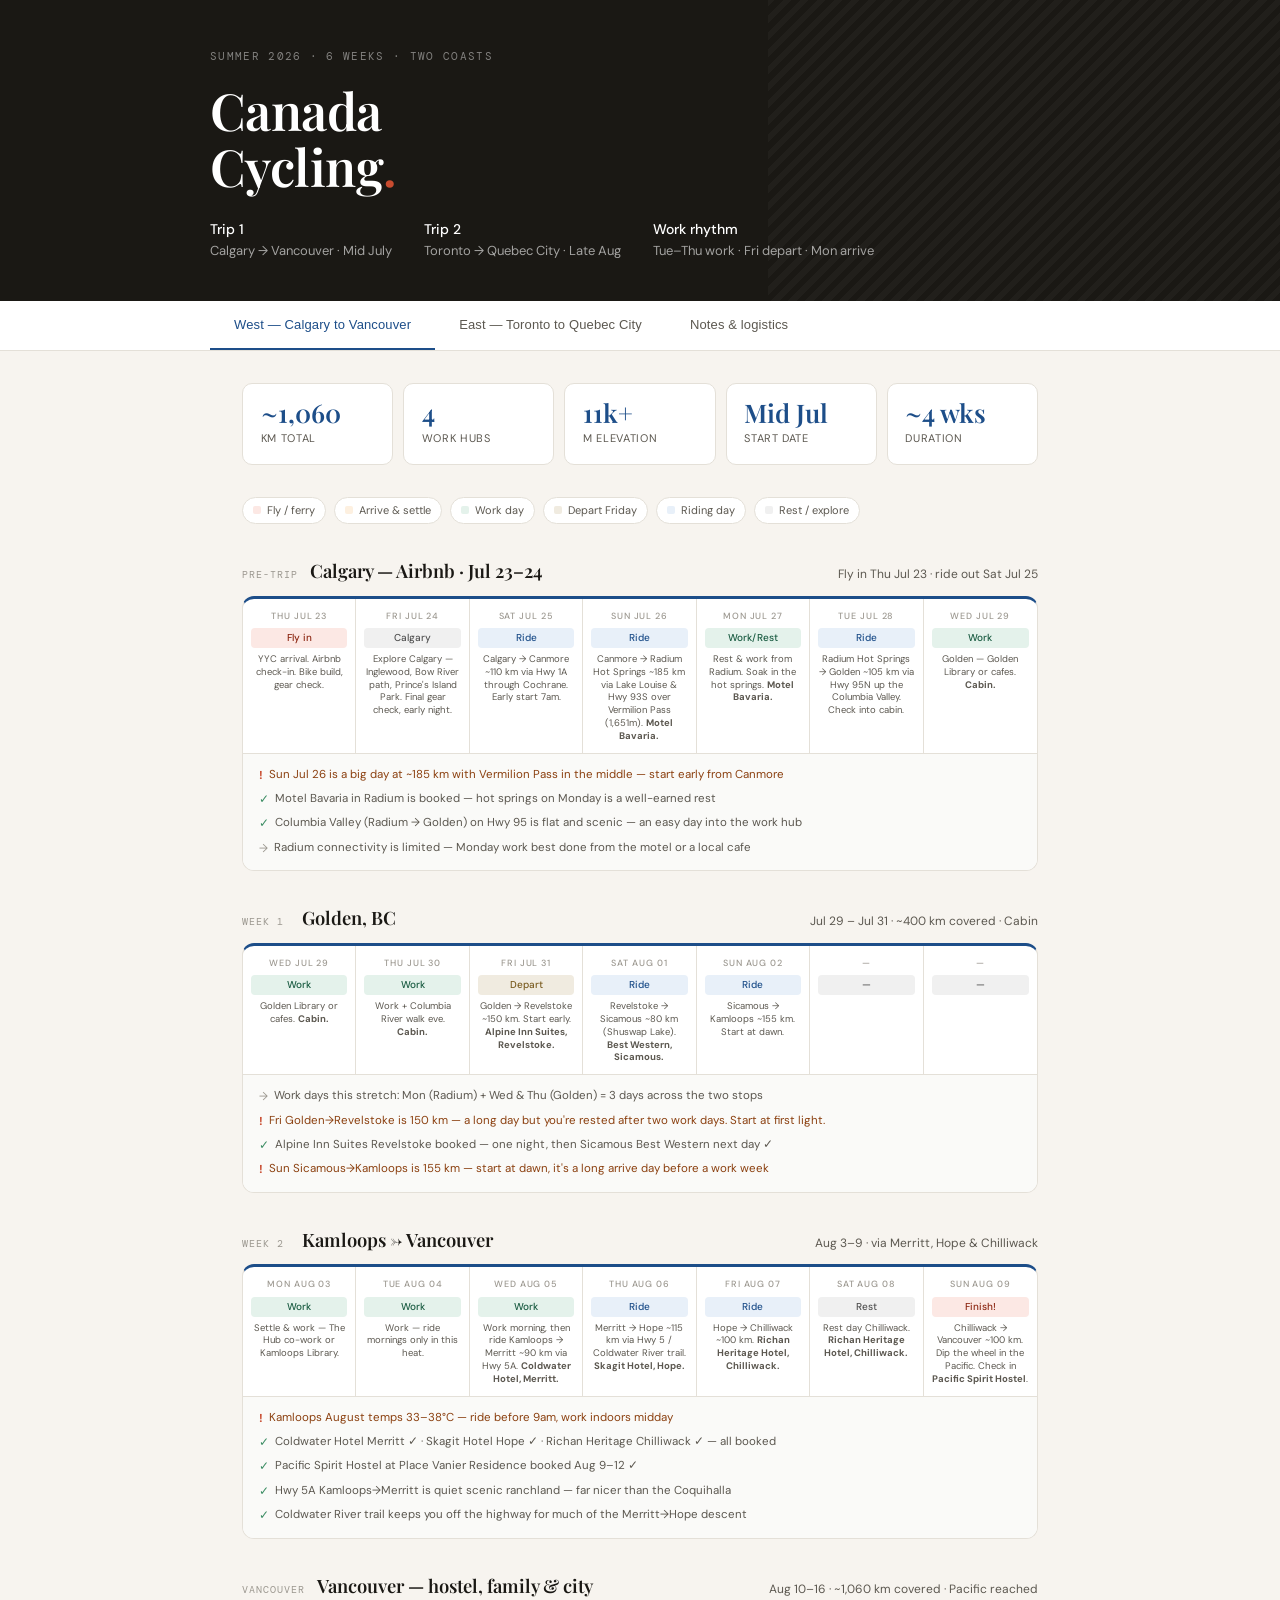
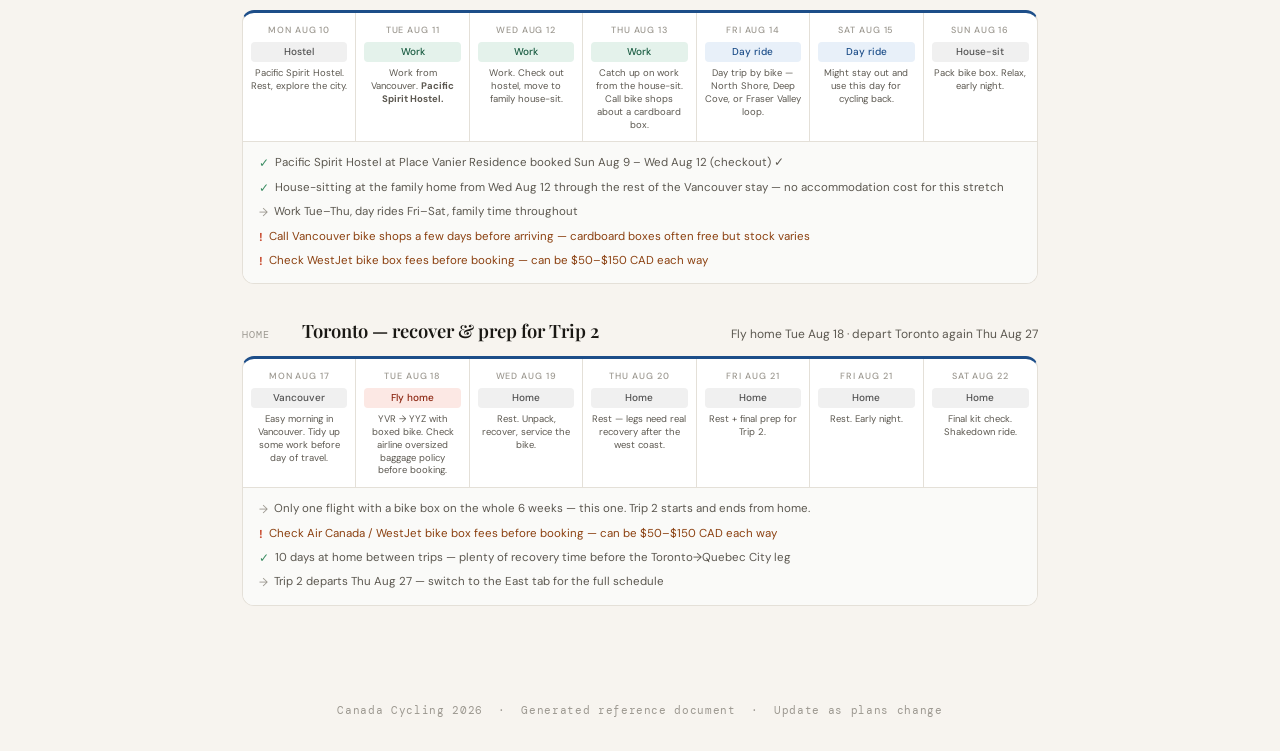
<file: canada-cycling-2026.html>
<!DOCTYPE html>
<html lang="en">
<head>
<meta charset="UTF-8">
<meta name="viewport" content="width=device-width, initial-scale=1.0">
<title>Canada Cycling — Summer 2026</title>
<link rel="preconnect" href="https://fonts.googleapis.com">
<link href="https://fonts.googleapis.com/css2?family=Playfair+Display:wght@400;600&family=DM+Sans:wght@300;400;500&family=DM+Mono:wght@400&display=swap" rel="stylesheet">
<style>
:root {
  --bg: #f7f4ef;
  --card: #ffffff;
  --ink: #1a1814;
  --ink2: #5c5850;
  --ink3: #9c9890;
  --rule: #e4e0d8;
  --west: #1d4e89;
  --west-l: #e8f0f9;
  --west-m: #4a7fb5;
  --east: #1a5c42;
  --east-l: #e4f2eb;
  --east-m: #3a8c62;
  --ride: #e8f0f9;
  --ride-t: #1d4e89;
  --work: #e4f2eb;
  --work-t: #1a5c42;
  --depart: #f0ebe0;
  --depart-t: #7a5c20;
  --arrive: #fdf0e0;
  --arrive-t: #9a5010;
  --rest: #f0f0f0;
  --rest-t: #505050;
  --accent: #c84b2f;
}
*, *::before, *::after { box-sizing: border-box; margin: 0; padding: 0; }

body {
  font-family: 'DM Sans', sans-serif;
  background: var(--bg);
  color: var(--ink);
  min-height: 100vh;
  font-size: 15px;
  line-height: 1.6;
}

header {
  background: var(--ink);
  color: #fff;
  padding: 3rem 2rem 2.5rem;
  position: relative;
  overflow: hidden;
}
header::before {
  content: '';
  position: absolute;
  top: 0; right: 0; bottom: 0;
  width: 40%;
  background: repeating-linear-gradient(
    -45deg,
    transparent,
    transparent 6px,
    rgba(255,255,255,0.03) 6px,
    rgba(255,255,255,0.03) 12px
  );
}
.header-inner { max-width: 860px; margin: 0 auto; position: relative; }
.header-eyebrow {
  font-family: 'DM Mono', monospace;
  font-size: 11px;
  letter-spacing: .12em;
  text-transform: uppercase;
  color: rgba(255,255,255,.45);
  margin-bottom: 1rem;
}
header h1 {
  font-family: 'Playfair Display', serif;
  font-size: clamp(2rem, 5vw, 3.2rem);
  font-weight: 600;
  line-height: 1.1;
  margin-bottom: 1rem;
  letter-spacing: -.01em;
}
header h1 span { color: var(--accent); }
.header-meta {
  display: flex;
  gap: 2rem;
  flex-wrap: wrap;
  margin-top: 1.5rem;
}
.meta-item { font-size: 13px; color: rgba(255,255,255,.6); }
.meta-item strong { color: #fff; font-weight: 500; display: block; font-size: 14px; }

nav {
  background: var(--card);
  border-bottom: 1px solid var(--rule);
  position: sticky;
  top: 0;
  z-index: 100;
}
.nav-inner {
  max-width: 860px;
  margin: 0 auto;
  display: flex;
  gap: 0;
}
.nav-tab {
  padding: 1rem 1.5rem;
  font-size: 13px;
  font-weight: 500;
  color: var(--ink2);
  cursor: pointer;
  border: none;
  background: none;
  border-bottom: 2.5px solid transparent;
  transition: color .2s, border-color .2s;
  letter-spacing: .01em;
}
.nav-tab:hover { color: var(--ink); }
.nav-tab.active-west { color: var(--west); border-bottom-color: var(--west); }
.nav-tab.active-east { color: var(--east); border-bottom-color: var(--east); }

main { max-width: 860px; margin: 0 auto; padding: 2rem; }

.panel { display: none; }
.panel.active { display: block; }

.trip-summary {
  display: grid;
  grid-template-columns: repeat(auto-fit, minmax(130px, 1fr));
  gap: 10px;
  margin-bottom: 2rem;
}
.stat-card {
  background: var(--card);
  border: 1px solid var(--rule);
  border-radius: 10px;
  padding: 1rem 1.1rem;
}
.stat-val {
  font-family: 'Playfair Display', serif;
  font-size: 1.6rem;
  font-weight: 600;
  line-height: 1;
  margin-bottom: 4px;
}
.stat-lbl { font-size: 11px; color: var(--ink2); text-transform: uppercase; letter-spacing: .06em; }
.west-val { color: var(--west); }
.east-val { color: var(--east); }

.legend {
  display: flex;
  flex-wrap: wrap;
  gap: 8px;
  margin-bottom: 2rem;
}
.leg-pill {
  display: flex;
  align-items: center;
  gap: 6px;
  font-size: 11px;
  color: var(--ink2);
  background: var(--card);
  border: 1px solid var(--rule);
  border-radius: 20px;
  padding: 4px 10px;
}
.leg-dot { width: 8px; height: 8px; border-radius: 2px; }

.week-block { margin-bottom: 2rem; }
.week-header {
  display: flex;
  align-items: baseline;
  gap: 12px;
  margin-bottom: 10px;
}
.week-num {
  font-family: 'DM Mono', monospace;
  font-size: 10px;
  letter-spacing: .1em;
  text-transform: uppercase;
  color: var(--ink3);
  min-width: 48px;
}
.week-title {
  font-family: 'Playfair Display', serif;
  font-size: 1.15rem;
  font-weight: 600;
  color: var(--ink);
}
.week-sub { font-size: 12px; color: var(--ink2); margin-left: auto; text-align: right; }

.week-card {
  background: var(--card);
  border: 1px solid var(--rule);
  border-radius: 12px;
  overflow: hidden;
}
.west .week-card { border-top: 3px solid var(--west); }
.east .week-card { border-top: 3px solid var(--east); }

.days-grid {
  display: grid;
  grid-template-columns: repeat(7, 1fr);
  border-bottom: 1px solid var(--rule);
}
.day-col {
  padding: 10px 8px;
  border-right: 1px solid var(--rule);
  text-align: center;
}
.day-col:last-child { border-right: none; }
.day-name {
  font-size: 9px;
  font-weight: 500;
  text-transform: uppercase;
  letter-spacing: .1em;
  color: var(--ink3);
  margin-bottom: 5px;
}
.day-pill {
  font-size: 10px;
  font-weight: 500;
  padding: 4px 4px;
  border-radius: 4px;
  margin-bottom: 5px;
  line-height: 1.2;
}
.day-note { font-size: 9.5px; color: var(--ink2); line-height: 1.35; }

.d-fly    { background: #fce8e4; color: #8b2510; }
.d-ride   { background: var(--ride); color: var(--ride-t); }
.d-work   { background: var(--work); color: var(--work-t); }
.d-depart { background: var(--depart); color: var(--depart-t); }
.d-arrive { background: var(--arrive); color: var(--arrive-t); }
.d-rest   { background: var(--rest); color: var(--rest-t); }
.d-finish { background: #fce8e4; color: #8b2510; }
.d-celebrate { background: #f5f0ff; color: #4a2d8c; }

.week-info {
  padding: 12px 16px;
  background: #fafaf8;
  display: flex;
  flex-direction: column;
  gap: 5px;
}
.info-row {
  font-size: 11.5px;
  color: var(--ink2);
  display: flex;
  align-items: flex-start;
  gap: 6px;
}
.info-row::before { content: '→'; color: var(--ink3); flex-shrink: 0; margin-top: 1px; }
.info-row.warn { color: #8b4010; }
.info-row.warn::before { content: '!'; font-weight: 700; color: var(--accent); }
.info-row.good::before { content: '✓'; color: var(--east-m); }

.divider {
  border: none;
  border-top: 1px solid var(--rule);
  margin: 2.5rem 0;
}

.notes-section { margin-top: 2rem; }
.notes-title {
  font-family: 'Playfair Display', serif;
  font-size: 1.1rem;
  margin-bottom: 1rem;
  color: var(--ink);
}
.notes-grid { display: grid; grid-template-columns: 1fr 1fr; gap: 12px; }
.note-card {
  background: var(--card);
  border: 1px solid var(--rule);
  border-radius: 10px;
  padding: 1rem 1.1rem;
}
.note-card h4 {
  font-size: 11px;
  font-weight: 500;
  text-transform: uppercase;
  letter-spacing: .08em;
  color: var(--ink3);
  margin-bottom: 8px;
}
.note-card ul { padding-left: 1rem; }
.note-card li { font-size: 12.5px; color: var(--ink2); margin-bottom: 4px; line-height: 1.4; }

footer {
  text-align: center;
  padding: 2rem;
  font-size: 11px;
  color: var(--ink3);
  font-family: 'DM Mono', monospace;
  letter-spacing: .06em;
}

@media (max-width: 600px) {
  main { padding: 1rem; }
  header { padding: 2rem 1rem 1.5rem; }
  .notes-grid { grid-template-columns: 1fr; }
  .week-sub { display: none; }
  .day-note { display: none; }
  .nav-tab { padding: .75rem .9rem; font-size: 12px; }
}
</style>
</head>
<body>

<header>
  <div class="header-inner">
    <div class="header-eyebrow">Summer 2026 · 6 weeks · Two coasts</div>
    <h1>Canada<br>Cycling<span>.</span></h1>
    <div class="header-meta">
      <div class="meta-item"><strong>Trip 1</strong>Calgary → Vancouver · Mid July</div>
      <div class="meta-item"><strong>Trip 2</strong>Toronto &rarr; Quebec City · Late Aug</div>
      <div class="meta-item"><strong>Work rhythm</strong>Tue–Thu work · Fri depart · Mon arrive</div>
    </div>
  </div>
</header>

<nav>
  <div class="nav-inner">
    <button class="nav-tab active-west" onclick="showPanel('west',this,'active-west')">West — Calgary to Vancouver</button>
    <button class="nav-tab" onclick="showPanel('east',this,'active-east')">East — Toronto to Quebec City</button>
    <button class="nav-tab" onclick="showPanel('notes',this,'active-east')">Notes &amp; logistics</button>
  </div>
</nav>

<main>

<!-- ═══════════════════════════════ WEST ═══════════════════════════════ -->
<div id="west" class="panel west active">

  <div class="trip-summary">
    <div class="stat-card"><div class="stat-val west-val">~1,060</div><div class="stat-lbl">km total</div></div>
    <div class="stat-card"><div class="stat-val west-val">4</div><div class="stat-lbl">work hubs</div></div>
    <div class="stat-card"><div class="stat-val west-val">11k+</div><div class="stat-lbl">m elevation</div></div>
    <div class="stat-card"><div class="stat-val west-val">Mid Jul</div><div class="stat-lbl">start date</div></div>
    <div class="stat-card"><div class="stat-val west-val">~4 wks</div><div class="stat-lbl">duration</div></div>
  </div>

  <div class="legend">
    <div class="leg-pill"><div class="leg-dot" style="background:#fce8e4"></div>Fly / ferry</div>
    <div class="leg-pill"><div class="leg-dot" style="background:var(--arrive)"></div>Arrive &amp; settle</div>
    <div class="leg-pill"><div class="leg-dot" style="background:var(--work)"></div>Work day</div>
    <div class="leg-pill"><div class="leg-dot" style="background:var(--depart)"></div>Depart Friday</div>
    <div class="leg-pill"><div class="leg-dot" style="background:var(--ride)"></div>Riding day</div>
    <div class="leg-pill"><div class="leg-dot" style="background:var(--rest)"></div>Rest / explore</div>
  </div>

  <!-- PRE-TRIP: CALGARY -->
  <div class="week-block">
    <div class="week-header">
      <div class="week-num">Pre-trip</div>
      <div class="week-title">Calgary &mdash; Airbnb &middot; Jul 23&ndash;24</div>
      <div class="week-sub">Fly in Thu Jul 23 &middot; ride out Sat Jul 25</div>
    </div>
    <div class="week-card">
      <div class="days-grid">
        <div class="day-col"><div class="day-name">Thu Jul 23</div><div class="day-pill d-fly">Fly in</div><div class="day-note">YYC arrival. Airbnb check-in. Bike build, gear check.</div></div>
        <div class="day-col"><div class="day-name">Fri Jul 24</div><div class="day-pill d-rest">Calgary</div><div class="day-note">Explore Calgary &mdash; Inglewood, Bow River path, Prince&apos;s Island Park. Final gear check, early night.</div></div>
        <div class="day-col"><div class="day-name">Sat Jul 25</div><div class="day-pill d-ride">Ride</div><div class="day-note">Calgary &rarr; Canmore ~110 km via Hwy 1A through Cochrane. Early start 7am.</div></div>
        <div class="day-col"><div class="day-name">Sun Jul 26</div><div class="day-pill d-ride">Ride</div><div class="day-note">Canmore &rarr; Radium Hot Springs ~185 km via Lake Louise &amp; Hwy 93S over Vermilion Pass (1,651m). <strong>Motel Bavaria.</strong></div></div>
        <div class="day-col"><div class="day-name">Mon Jul 27</div><div class="day-pill d-work">Work/Rest</div><div class="day-note">Rest &amp; work from Radium. Soak in the hot springs. <strong>Motel Bavaria.</strong></div></div>
        <div class="day-col"><div class="day-name">Tue Jul 28</div><div class="day-pill d-ride">Ride</div><div class="day-note">Radium Hot Springs &rarr; Golden ~105 km via Hwy 95N up the Columbia Valley. Check into cabin.</div></div>
        <div class="day-col"><div class="day-name">Wed Jul 29</div><div class="day-pill d-work">Work</div><div class="day-note">Golden &mdash; Golden Library or cafes. <strong>Cabin.</strong></div></div>
      </div>
      <div class="week-info">
        <div class="info-row warn">Sun Jul 26 is a big day at ~185 km with Vermilion Pass in the middle &mdash; start early from Canmore</div>
        <div class="info-row good">Motel Bavaria in Radium is booked &mdash; hot springs on Monday is a well-earned rest</div>
        <div class="info-row good">Columbia Valley (Radium &rarr; Golden) on Hwy 95 is flat and scenic &mdash; an easy day into the work hub</div>
        <div class="info-row">Radium connectivity is limited &mdash; Monday work best done from the motel or a local cafe</div>
      </div>
    </div>
  </div>

  <!-- WEEK 1: GOLDEN -->
  <div class="week-block">
    <div class="week-header">
      <div class="week-num">Week 1</div>
      <div class="week-title">Golden, BC</div>
      <div class="week-sub">Jul 29 &ndash; Jul 31 &middot; ~400 km covered &middot; Cabin</div>
    </div>
    <div class="week-card">
      <div class="days-grid">
        <div class="day-col"><div class="day-name">Wed Jul 29</div><div class="day-pill d-work">Work</div><div class="day-note">Golden Library or cafes. <strong>Cabin.</strong></div></div>
        <div class="day-col"><div class="day-name">Thu Jul 30</div><div class="day-pill d-work">Work</div><div class="day-note">Work + Columbia River walk eve. <strong>Cabin.</strong></div></div>
        <div class="day-col"><div class="day-name">Fri Jul 31</div><div class="day-pill d-depart">Depart</div><div class="day-note">Golden &rarr; Revelstoke ~150 km. Start early. <strong>Alpine Inn Suites, Revelstoke.</strong></div></div>
        <div class="day-col"><div class="day-name">Sat Aug 01</div><div class="day-pill d-ride">Ride</div><div class="day-note">Revelstoke &rarr; Sicamous ~80 km (Shuswap Lake). <strong>Best Western, Sicamous.</strong></div></div>
        <div class="day-col"><div class="day-name">Sun Aug 02</div><div class="day-pill d-ride">Ride</div><div class="day-note">Sicamous &rarr; Kamloops ~155 km. Start at dawn.</div></div>
        <div class="day-col"><div class="day-name">&mdash;</div><div class="day-pill d-rest">&mdash;</div><div class="day-note"></div></div>
        <div class="day-col"><div class="day-name">&mdash;</div><div class="day-pill d-rest">&mdash;</div><div class="day-note"></div></div>
      </div>
      <div class="week-info">
        <div class="info-row">Work days this stretch: Mon (Radium) + Wed &amp; Thu (Golden) = 3 days across the two stops</div>
        <div class="info-row warn">Fri Golden&rarr;Revelstoke is 150 km &mdash; a long day but you&apos;re rested after two work days. Start at first light.</div>
        <div class="info-row good">Alpine Inn Suites Revelstoke booked &mdash; one night, then Sicamous Best Western next day &#10003;</div>
        <div class="info-row warn">Sun Sicamous&rarr;Kamloops is 155 km &mdash; start at dawn, it&apos;s a long arrive day before a work week</div>
      </div>
    </div>
  </div>

  <!-- WEEK 2: KAMLOOPS + CANYON TO VANCOUVER -->
  <div class="week-block">
    <div class="week-header">
      <div class="week-num">Week 2</div>
      <div class="week-title">Kamloops &rarr; Vancouver</div>
      <div class="week-sub">Aug 3&ndash;9 &middot; via Merritt, Hope &amp; Chilliwack</div>
    </div>
    <div class="week-card">
      <div class="days-grid">
        <div class="day-col"><div class="day-name">Mon Aug 03</div><div class="day-pill d-work">Work</div><div class="day-note">Settle &amp; work &mdash; The Hub co-work or Kamloops Library.</div></div>
        <div class="day-col"><div class="day-name">Tue Aug 04</div><div class="day-pill d-work">Work</div><div class="day-note">Work &mdash; ride mornings only in this heat.</div></div>
        <div class="day-col"><div class="day-name">Wed Aug 05</div><div class="day-pill d-work">Work</div><div class="day-note">Work morning, then ride Kamloops &rarr; Merritt ~90 km via Hwy 5A. <strong>Coldwater Hotel, Merritt.</strong></div></div>
        <div class="day-col"><div class="day-name">Thu Aug 06</div><div class="day-pill d-ride">Ride</div><div class="day-note">Merritt &rarr; Hope ~115 km via Hwy 5 / Coldwater River trail. <strong>Skagit Hotel, Hope.</strong></div></div>
        <div class="day-col"><div class="day-name">Fri Aug 07</div><div class="day-pill d-ride">Ride</div><div class="day-note">Hope &rarr; Chilliwack ~100 km. <strong>Richan Heritage Hotel, Chilliwack.</strong></div></div>
        <div class="day-col"><div class="day-name">Sat Aug 08</div><div class="day-pill d-rest">Rest</div><div class="day-note">Rest day Chilliwack. <strong>Richan Heritage Hotel, Chilliwack.</strong></div></div>
        <div class="day-col"><div class="day-name">Sun Aug 09</div><div class="day-pill d-finish">Finish!</div><div class="day-note">Chilliwack &rarr; Vancouver ~100 km. Dip the wheel in the Pacific. Check in <strong>Pacific Spirit Hostel</strong>.</div></div>
      </div>
      <div class="week-info">
        <div class="info-row warn">Kamloops August temps 33&ndash;38&deg;C &mdash; ride before 9am, work indoors midday</div>
        <div class="info-row good">Coldwater Hotel Merritt &#10003; &middot; Skagit Hotel Hope &#10003; &middot; Richan Heritage Chilliwack &#10003; &mdash; all booked</div>
        <div class="info-row good">Pacific Spirit Hostel at Place Vanier Residence booked Aug 9&ndash;12 &#10003;</div>
        <div class="info-row good">Hwy 5A Kamloops&rarr;Merritt is quiet scenic ranchland &mdash; far nicer than the Coquihalla</div>
        <div class="info-row good">Coldwater River trail keeps you off the highway for much of the Merritt&rarr;Hope descent</div>
      </div>
    </div>
  </div>

  <!-- VANCOUVER WEEK -->
  <div class="week-block">
    <div class="week-header">
      <div class="week-num">Vancouver</div>
      <div class="week-title">Vancouver &mdash; hostel, family &amp; city</div>
      <div class="week-sub">Aug 10&ndash;16 &middot; ~1,060 km covered &middot; Pacific reached</div>
    </div>
    <div class="week-card">
      <div class="days-grid">
        <div class="day-col"><div class="day-name">Mon Aug 10</div><div class="day-pill d-rest">Hostel</div><div class="day-note">Pacific Spirit Hostel. Rest, explore the city.</div></div>
        <div class="day-col"><div class="day-name">Tue Aug 11</div><div class="day-pill d-work">Work</div><div class="day-note">Work from Vancouver. <strong>Pacific Spirit Hostel.</strong></div></div>
        <div class="day-col"><div class="day-name">Wed Aug 12</div><div class="day-pill d-work">Work</div><div class="day-note">Work. Check out hostel, move to family house-sit.</div></div>
        <div class="day-col"><div class="day-name">Thu Aug 13</div><div class="day-pill d-work">Work</div><div class="day-note">Catch up on work from the house-sit. Call bike shops about a cardboard box.</div></div>
        <div class="day-col"><div class="day-name">Fri Aug 14</div><div class="day-pill d-ride">Day ride</div><div class="day-note">Day trip by bike &mdash; North Shore, Deep Cove, or Fraser Valley loop.</div></div>
        <div class="day-col"><div class="day-name">Sat Aug 15</div><div class="day-pill d-ride">Day ride</div><div class="day-note">Might stay out and use this day for cycling back.</div></div>
        <div class="day-col"><div class="day-name">Sun Aug 16</div><div class="day-pill d-rest">House-sit</div><div class="day-note">Pack bike box. Relax, early night.</div></div>
      </div>
      <div class="week-info">
        <div class="info-row good">Pacific Spirit Hostel at Place Vanier Residence booked Sun Aug 9 &ndash; Wed Aug 12 (checkout) &#10003;</div>
        <div class="info-row good">House-sitting at the family home from Wed Aug 12 through the rest of the Vancouver stay &mdash; no accommodation cost for this stretch</div>
        <div class="info-row">Work Tue&ndash;Thu, day rides Fri&ndash;Sat, family time throughout</div>
        <div class="info-row warn">Call Vancouver bike shops a few days before arriving &mdash; cardboard boxes often free but stock varies</div>
        <div class="info-row warn">Check WestJet bike box fees before booking &mdash; can be $50&ndash;$150 CAD each way</div>
      </div>
    </div>
  </div>

  <!-- HOME + BUFFER -->
  <div class="week-block">
    <div class="week-header">
      <div class="week-num">Home</div>
      <div class="week-title">Toronto &mdash; recover &amp; prep for Trip 2</div>
      <div class="week-sub">Fly home Tue Aug 18 &middot; depart Toronto again Thu Aug 27</div>
    </div>
    <div class="week-card">
      <div class="days-grid">
        <div class="day-col"><div class="day-name">Mon Aug 17</div><div class="day-pill d-rest">Vancouver</div><div class="day-note">Easy morning in Vancouver. Tidy up some work before day of travel.</div></div>
        <div class="day-col"><div class="day-name">Tue Aug 18</div><div class="day-pill d-fly">Fly home</div><div class="day-note">YVR &rarr; YYZ with boxed bike. Check airline oversized baggage policy before booking.</div></div>
        <div class="day-col"><div class="day-name">Wed Aug 19</div><div class="day-pill d-rest">Home</div><div class="day-note">Rest. Unpack, recover, service the bike.</div></div>
        <div class="day-col"><div class="day-name">Thu Aug 20</div><div class="day-pill d-rest">Home</div><div class="day-note">Rest &mdash; legs need real recovery after the west coast.</div></div>
        <div class="day-col"><div class="day-name">Fri Aug 21</div><div class="day-pill d-rest">Home</div><div class="day-note">Rest + final prep for Trip 2.</div></div>
        <div class="day-col"><div class="day-name">Fri Aug 21</div><div class="day-pill d-rest">Home</div><div class="day-note">Rest. Early night.</div></div>
        <div class="day-col"><div class="day-name">Sat Aug 22</div><div class="day-pill d-rest">Home</div><div class="day-note">Final kit check. Shakedown ride.</div></div>
      </div>
      <div class="week-info">
        <div class="info-row">Only one flight with a bike box on the whole 6 weeks &mdash; this one. Trip 2 starts and ends from home.</div>
        <div class="info-row warn">Check Air Canada / WestJet bike box fees before booking &mdash; can be $50&ndash;$150 CAD each way</div>
        <div class="info-row good">10 days at home between trips &mdash; plenty of recovery time before the Toronto&rarr;Quebec City leg</div>
        <div class="info-row">Trip 2 departs Thu Aug 27 &mdash; switch to the East tab for the full schedule</div>
      </div>
    </div>
  </div>
</div>


<!-- ═══════════════════════════════ EAST ═══════════════════════════════ -->
<div id="east" class="panel east">

  <div class="trip-summary">
    <div class="stat-card"><div class="stat-val east-val">~930</div><div class="stat-lbl">km total</div></div>
    <div class="stat-card"><div class="stat-val east-val">2</div><div class="stat-lbl">work hubs</div></div>
    <div class="stat-card"><div class="stat-val east-val">Toronto&rarr;QC</div><div class="stat-lbl">direction</div></div>
    <div class="stat-card"><div class="stat-val east-val">Late Aug</div><div class="stat-lbl">start date</div></div>
    <div class="stat-card"><div class="stat-val east-val">~2.5 wks</div><div class="stat-lbl">duration</div></div>
  </div>

  <div class="legend">
    <div class="leg-pill"><div class="leg-dot" style="background:#fce8e4"></div>Train</div>
    <div class="leg-pill"><div class="leg-dot" style="background:var(--arrive)"></div>Arrive &amp; settle</div>
    <div class="leg-pill"><div class="leg-dot" style="background:var(--work)"></div>Work day</div>
    <div class="leg-pill"><div class="leg-dot" style="background:var(--depart)"></div>Depart Friday</div>
    <div class="leg-pill"><div class="leg-dot" style="background:var(--ride)"></div>Riding day</div>
    <div class="leg-pill"><div class="leg-dot" style="background:var(--rest)"></div>Rest / explore</div>
  </div>

  <!-- DEPARTURE: TORONTO TO OTTAWA -->
  <div class="week-block">
    <div class="week-header">
      <div class="week-num">Depart</div>
      <div class="week-title">Toronto &rarr; Ottawa</div>
      <div class="week-sub">Wed Aug 26 &ndash; Sun Aug 30 &middot; ~470 km</div>
    </div>
    <div class="week-card">
      <div class="days-grid">
        <div class="day-col"><div class="day-name">Wed Aug 26</div><div class="day-pill d-rest">Toronto</div><div class="day-note">Final prep at home. Short shakedown ride, check the loaded bike.</div></div>
        <div class="day-col"><div class="day-name">Thu Aug 27</div><div class="day-pill d-depart">Depart</div><div class="day-note">Toronto &rarr; Cobourg ~115 km. Lake Ontario waterfront trail where possible.</div></div>
        <div class="day-col"><div class="day-name">Fri Aug 28</div><div class="day-pill d-ride">Ride</div><div class="day-note">Cobourg &rarr; Kingston ~145 km. Long day along the lake.</div></div>
        <div class="day-col"><div class="day-name">Sat Aug 29</div><div class="day-pill d-ride">Ride</div><div class="day-note">Kingston &rarr; Brockville ~100 km. Thousand Islands views.</div></div>
        <div class="day-col"><div class="day-name">Sun Aug 30</div><div class="day-pill d-ride">Ride</div><div class="day-note">Brockville &rarr; Ottawa ~110 km. Arrive, settle in.</div></div>
        <div class="day-col"><div class="day-name">&mdash;</div><div class="day-pill d-rest">&mdash;</div><div class="day-note"></div></div>
        <div class="day-col"><div class="day-name">&mdash;</div><div class="day-pill d-rest">&mdash;</div><div class="day-note"></div></div>
      </div>
      <div class="week-info">
        <div class="info-row">Lake Ontario waterfront trail (Waterfront Trail network) covers much of Toronto&ndash;Cobourg&ndash;Kingston &mdash; mix of dedicated path and quiet roads</div>
        <div class="info-row good">Thousand Islands Parkway (Kingston&rarr;Brockville) is a stunning, low-traffic alternative to Hwy 2/401</div>
        <div class="info-row">Fri Cobourg&rarr;Kingston is your longest day this stretch at 145 km &mdash; start early</div>
        <div class="info-row warn">No work week before Ottawa &mdash; this is a pure 4-day riding block. Pace accordingly.</div>
      </div>
    </div>
  </div>

  <!-- WEEK 1: OTTAWA -->
  <div class="week-block">
    <div class="week-header">
      <div class="week-num">Week 1</div>
      <div class="week-title">Ottawa, ON</div>
      <div class="week-sub">Aug 31 &ndash; Sep 4 &middot; ~470 km covered</div>
    </div>
    <div class="week-card">
      <div class="days-grid">
        <div class="day-col"><div class="day-name">Mon Aug 31</div><div class="day-pill d-work">Work</div><div class="day-note">Settle in Ottawa &mdash; first work day, capital city connectivity</div></div>
        <div class="day-col"><div class="day-name">Tue Sep 01</div><div class="day-pill d-work">Work</div><div class="day-note">Work + explore ByWard Market</div></div>
        <div class="day-col"><div class="day-name">Wed Sep 02</div><div class="day-pill d-work">Work</div><div class="day-note">Work + Parliament Hill, Rideau Canal</div></div>
        <div class="day-col"><div class="day-name">Thu Sep 03</div><div class="day-pill d-work">Work</div><div class="day-note">Work &mdash; last day in Ottawa</div></div>
        <div class="day-col"><div class="day-name">Fri Sep 04</div><div class="day-pill d-depart">Depart</div><div class="day-note">Ottawa &rarr; Hawkesbury/Rigaud area ~100 km</div></div>
        <div class="day-col"><div class="day-name">Sat Sep 05</div><div class="day-pill d-ride">Ride</div><div class="day-note">&rarr; Montreal ~100 km. Arrive.</div></div>
        <div class="day-col"><div class="day-name">Sun Sep 06</div><div class="day-pill d-rest">Rest</div><div class="day-note">Montreal rest day &mdash; recover before work week</div></div>
      </div>
      <div class="week-info">
        <div class="info-row good">Ottawa has excellent connectivity throughout &mdash; capital city infrastructure, plenty of cafes and co-work spaces</div>
        <div class="info-row">Worth a full evening on Parliament Hill / Rideau Canal &mdash; one of Canada's most photogenic capitals</div>
        <div class="info-row">Ottawa &rarr; Montreal can run via the Ontario or Quebec side of the river &mdash; the Quebec side (Hwy 148/344) is quieter</div>
      </div>
    </div>
  </div>

  <!-- WEEK 2: MONTREAL -->
  <div class="week-block">
    <div class="week-header">
      <div class="week-num">Week 2</div>
      <div class="week-title">Montreal, QC</div>
      <div class="week-sub">Sep 7 &ndash; 9 &middot; ~670 km covered</div>
    </div>
    <div class="week-card">
      <div class="days-grid">
        <div class="day-col"><div class="day-name">Sun Sep 06</div><div class="day-pill d-rest">Rest</div><div class="day-note">Montreal &mdash; recover, set up workspace</div></div>
        <div class="day-col"><div class="day-name">Mon Sep 07</div><div class="day-pill d-work">Work</div><div class="day-note">Labour Day &mdash; check cafe/co-work hours, many places closed</div></div>
        <div class="day-col"><div class="day-name">Tue Sep 08</div><div class="day-pill d-work">Work</div><div class="day-note">Work + explore Old Montreal, Mont Royal</div></div>
        <div class="day-col"><div class="day-name">Wed Sep 09</div><div class="day-pill d-depart">Depart</div><div class="day-note">Montreal &rarr; Trois-Rivi&egrave;res ~145 km. Route Verte along the St. Lawrence.</div></div>
        <div class="day-col"><div class="day-name">Thu Sep 10</div><div class="day-pill d-finish">Finish!</div><div class="day-note">Trois-Rivi&egrave;res &rarr; Quebec City ~130 km. Arrive Old Quebec.</div></div>
        <div class="day-col"><div class="day-name">&mdash;</div><div class="day-pill d-rest">&mdash;</div><div class="day-note"></div></div>
        <div class="day-col"><div class="day-name">&mdash;</div><div class="day-pill d-rest">&mdash;</div><div class="day-note"></div></div>
      </div>
      <div class="week-info">
        <div class="info-row warn">Mon Sep 7 is Labour Day in Canada &mdash; cafes and libraries may have reduced hours, plan work around it</div>
        <div class="info-row warn">Only 2 work days in Montreal (Mon&ndash;Tue) before departing &mdash; shorter week to make the Sep 10 arrival</div>
        <div class="info-row good">Route Verte is one of the best long-distance cycling networks in North America &mdash; mostly dedicated paths along the St. Lawrence</div>
        <div class="info-row">Wed and Thu are both 130&ndash;145 km days back to back &mdash; your two biggest days of the whole NL-replacement trip</div>
      </div>
    </div>
  </div>

  <!-- QUEBEC CITY + TRAIN HOME -->
  <div class="week-block">
    <div class="week-header">
      <div class="week-num">Finish</div>
      <div class="week-title">Quebec City &rarr; train home</div>
      <div class="week-sub">~930 km &middot; journey complete</div>
    </div>
    <div class="week-card">
      <div class="days-grid">
        <div class="day-col"><div class="day-name">Thu Sep 10</div><div class="day-pill d-finish">Finish!</div><div class="day-note">Arrive Old Quebec. Toronto to Quebec City, coast to coast complete.</div></div>
        <div class="day-col"><div class="day-name">Fri Sep 11</div><div class="day-pill d-rest">Quebec City</div><div class="day-note">Full day &mdash; Ch&acirc;teau Frontenac, Old Town, Plains of Abraham</div></div>
        <div class="day-col"><div class="day-name">Sat Sep 12</div><div class="day-pill d-rest">Quebec City</div><div class="day-note">Second full day &mdash; explore, rest legs, celebrate</div></div>
        <div class="day-col"><div class="day-name">Sun Sep 13</div><div class="day-pill d-fly">Train</div><div class="day-note">Via Rail Quebec City &rarr; Toronto, bike storage permitting</div></div>
        <div class="day-col"><div class="day-name">&mdash;</div><div class="day-pill d-rest">&mdash;</div><div class="day-note"></div></div>
        <div class="day-col"><div class="day-name">&mdash;</div><div class="day-pill d-rest">&mdash;</div><div class="day-note"></div></div>
        <div class="day-col"><div class="day-name">&mdash;</div><div class="day-pill d-rest">&mdash;</div><div class="day-note"></div></div>
      </div>
      <div class="week-info">
        <div class="info-row warn">Via Rail bike storage on the Quebec&ndash;Montreal&ndash;Toronto corridor is limited &mdash; often just a few hooks per train, not always bookable ahead. Check and book as early as possible.</div>
        <div class="info-row warn">Backup plan: regional/local trains as a fallback if Via Rail bike space isn't available, possibly with a transfer</div>
        <div class="info-row good">No flights, no bike box, no cardboard &mdash; this was the whole point of the change</div>
        <div class="info-row">2 full days in Quebec City is well earned &mdash; Old Town is one of the most beautiful in North America</div>
      </div>
    </div>
  </div>

</div>


<!-- ═══════════════════════════════ NOTES ═══════════════════════════════ -->
<div id="notes" class="panel">

  <div class="notes-title" style="font-family:'Playfair Display',serif;font-size:1.4rem;margin-bottom:1.5rem">Logistics &amp; notes</div>

  <div class="notes-grid">
    <div class="note-card">
      <h4>Book / confirm</h4>
      <ul>
        <li>Via Rail Quebec City &rarr; Toronto with bike storage &mdash; book as early as possible, hooks are limited and not always guaranteed</li>
        <li>Quebec City accommodation for 2 nights (Sep 10&ndash;12)</li>
        <li>Trip 1 fully booked: Calgary Airbnb, Motel Bavaria, Golden cabin, Alpine Inn Revelstoke, Best Western Sicamous, Coldwater Hotel Merritt, Skagit Hotel Hope, Richan Heritage Chilliwack, <a href="https://www.booking.com/hotel/ca/pacific-spirit-hostel-at-place-vanier-residence.en-gb.html" target="_blank" style="color:var(--west)">Pacific Spirit Hostel</a> Vancouver (Aug 9&ndash;12)</li>
        <li>Vancouver Aug 12 onwards: house-sitting at the family home, no booking needed</li>
        <li>One-off flight YVR &rarr; YYZ with boxed bike after Trip 1 &mdash; check oversized baggage policy</li>
      </ul>
    </div>
    <div class="note-card">
      <h4>Gear essentials</h4>
      <ul>
        <li>Bear spray for Trip 1 (Rockies &amp; interior BC) — checked luggage only when flying, buy in Calgary</li>
        <li>High-visibility vest — both trips have stretches of highway traffic</li>
        <li>Rain gear always accessible</li>
        <li>Lights front and rear — wildlife and dawn/dusk riding on both trips</li>
      </ul>
    </div>
    <div class="note-card">
      <h4>West coast alerts (Trip 1)</h4>
      <ul>
        <li>Rogers Pass tunnel: call ahead, cyclists require escort (if riding via Rogers Pass)</li>
        <li>Kamloops heat: 33&ndash;38&deg;C in August — ride before 9am</li>
        <li>Hope wifi is poor — base at Chilliwack instead (30 km further)</li>
        <li>Hwy 5A Kamloops&rarr;Merritt and Coldwater River trail avoid the busy Coquihalla</li>
      </ul>
    </div>
    <div class="note-card">
      <h4>Toronto&ndash;Quebec alerts (Trip 2)</h4>
      <ul>
        <li>No flights, no bike box on this trip — rides start and end from home</li>
        <li>Mon Sep 7 is Labour Day — cafes/co-work spaces in Montreal may have reduced hours</li>
        <li>Route Verte (Quebec's long-distance cycling network) covers much of Montreal&rarr;Quebec City — mostly dedicated paths</li>
        <li>Via Rail bike storage is the single biggest unknown of the whole 6 weeks — have a backup plan (local/regional trains, or a multi-day return ride if it comes to it)</li>
      </ul>
    </div>
    <div class="note-card">
      <h4>Work hub quick ref</h4>
      <ul>
        <li>Canmore: not used this time (riding straight through)</li>
        <li>Radium Hot Springs: Motel Bavaria, limited connectivity, work from the motel &#10003;</li>
        <li>Golden: Library (reliable fallback) &#10003;</li>
        <li>Kamloops: The Hub co-work, Library &#10003;&#10003;</li>
        <li>Chilliwack: Good city connectivity &#10003;&#10003;</li>
        <li>Vancouver: Hostel Aug 9&ndash;12, then family house-sit &mdash; good connectivity either way &#10003;&#10003;</li>
        <li>Ottawa: Excellent capital city connectivity &#10003;&#10003;</li>
        <li>Montreal: Good connectivity, watch Labour Day hours &#10003;&#10003;</li>
      </ul>
    </div>
    <div class="note-card">
      <h4>Key distances</h4>
      <ul>
        <li>Calgary &rarr; Canmore: ~110 km (Hwy 1A)</li>
        <li>Canmore &rarr; Radium Hot Springs: ~185 km via Vermilion Pass &#9888;</li>
        <li>Golden &rarr; Revelstoke: ~150 km &#9888;</li>
        <li>Sicamous &rarr; Kamloops: ~155 km &#9888;</li>
        <li>Cobourg &rarr; Kingston: ~145 km &#9888;</li>
        <li>Montreal &rarr; Trois-Rivi&egrave;res &rarr; Quebec City: ~145 km + ~130 km on consecutive days &#9888;</li>
      </ul>
    </div>
  </div>

  <div style="margin-top:1.5rem;padding:1.2rem 1.4rem;background:var(--card);border:1px solid var(--rule);border-radius:12px;border-left:3px solid var(--accent)">
    <div style="font-size:11px;font-weight:500;text-transform:uppercase;letter-spacing:.08em;color:var(--ink3);margin-bottom:8px">Work rhythm reminder</div>
    <div style="font-size:13px;color:var(--ink2);line-height:1.7">
      <strong style="color:var(--ink)">Mon</strong> — arrive at hub, find accommodation, set up workspace, rest &nbsp;&middot;&nbsp;
      <strong style="color:var(--ink)">Tue&ndash;Thu</strong> — full work days &nbsp;&middot;&nbsp;
      <strong style="color:var(--ink)">Fri</strong> — depart after work, shorter ride day &nbsp;&middot;&nbsp;
      <strong style="color:var(--ink)">Sat&ndash;Sun</strong> — full riding days, arrive next hub area
    </div>
    <div style="font-size:12px;color:var(--ink3);margin-top:10px">Trip 2 compresses this slightly to hit the Sep 10 Quebec City arrival — some weeks have shorter work stretches (3 days instead of 4).</div>
  </div>
</div>

</main>

<footer>
  Canada Cycling 2026 &nbsp;·&nbsp; Generated reference document &nbsp;·&nbsp; Update as plans change
</footer>

<script>
function showPanel(id, btn, activeClass) {
  document.querySelectorAll('.panel').forEach(p => p.classList.remove('active'));
  document.querySelectorAll('.nav-tab').forEach(t => t.classList.remove('active-west','active-east'));
  document.getElementById(id).classList.add('active');
  btn.classList.add(activeClass);
}
</script>
</body>
</html>
</file>
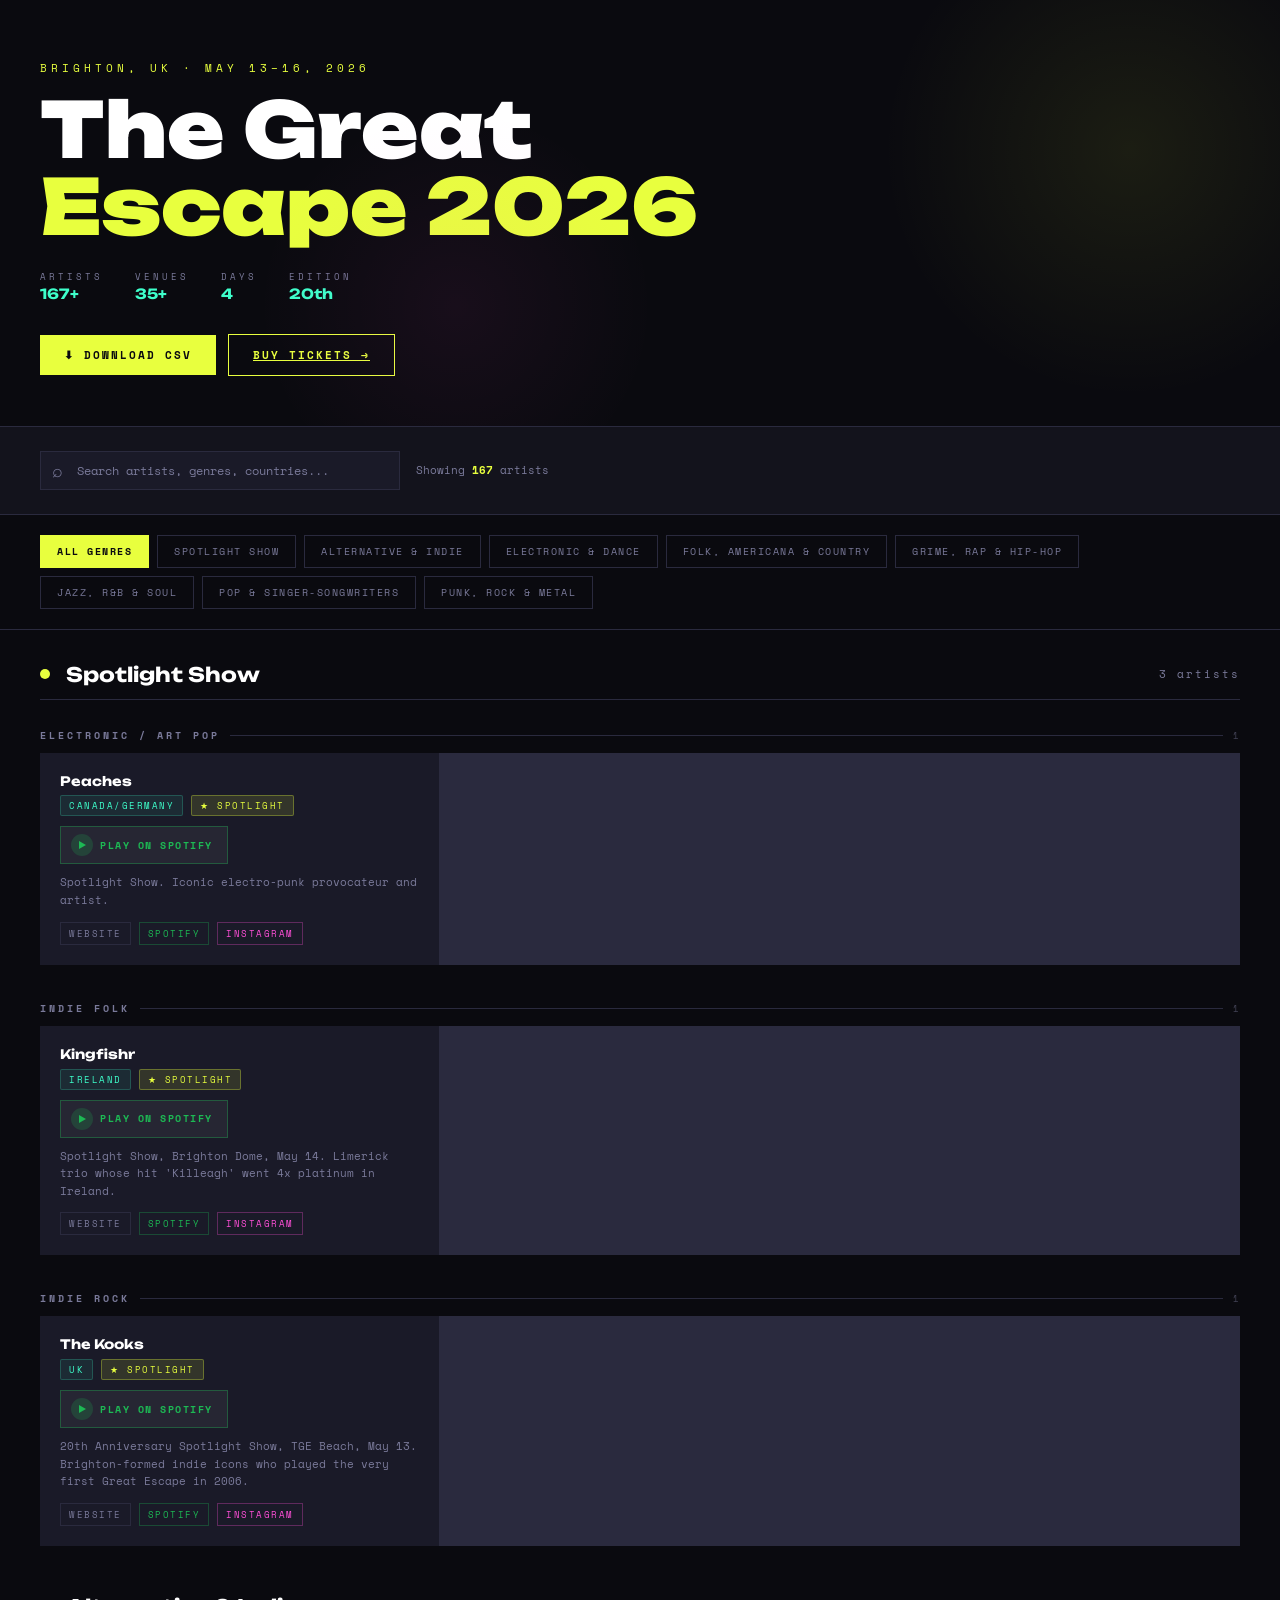
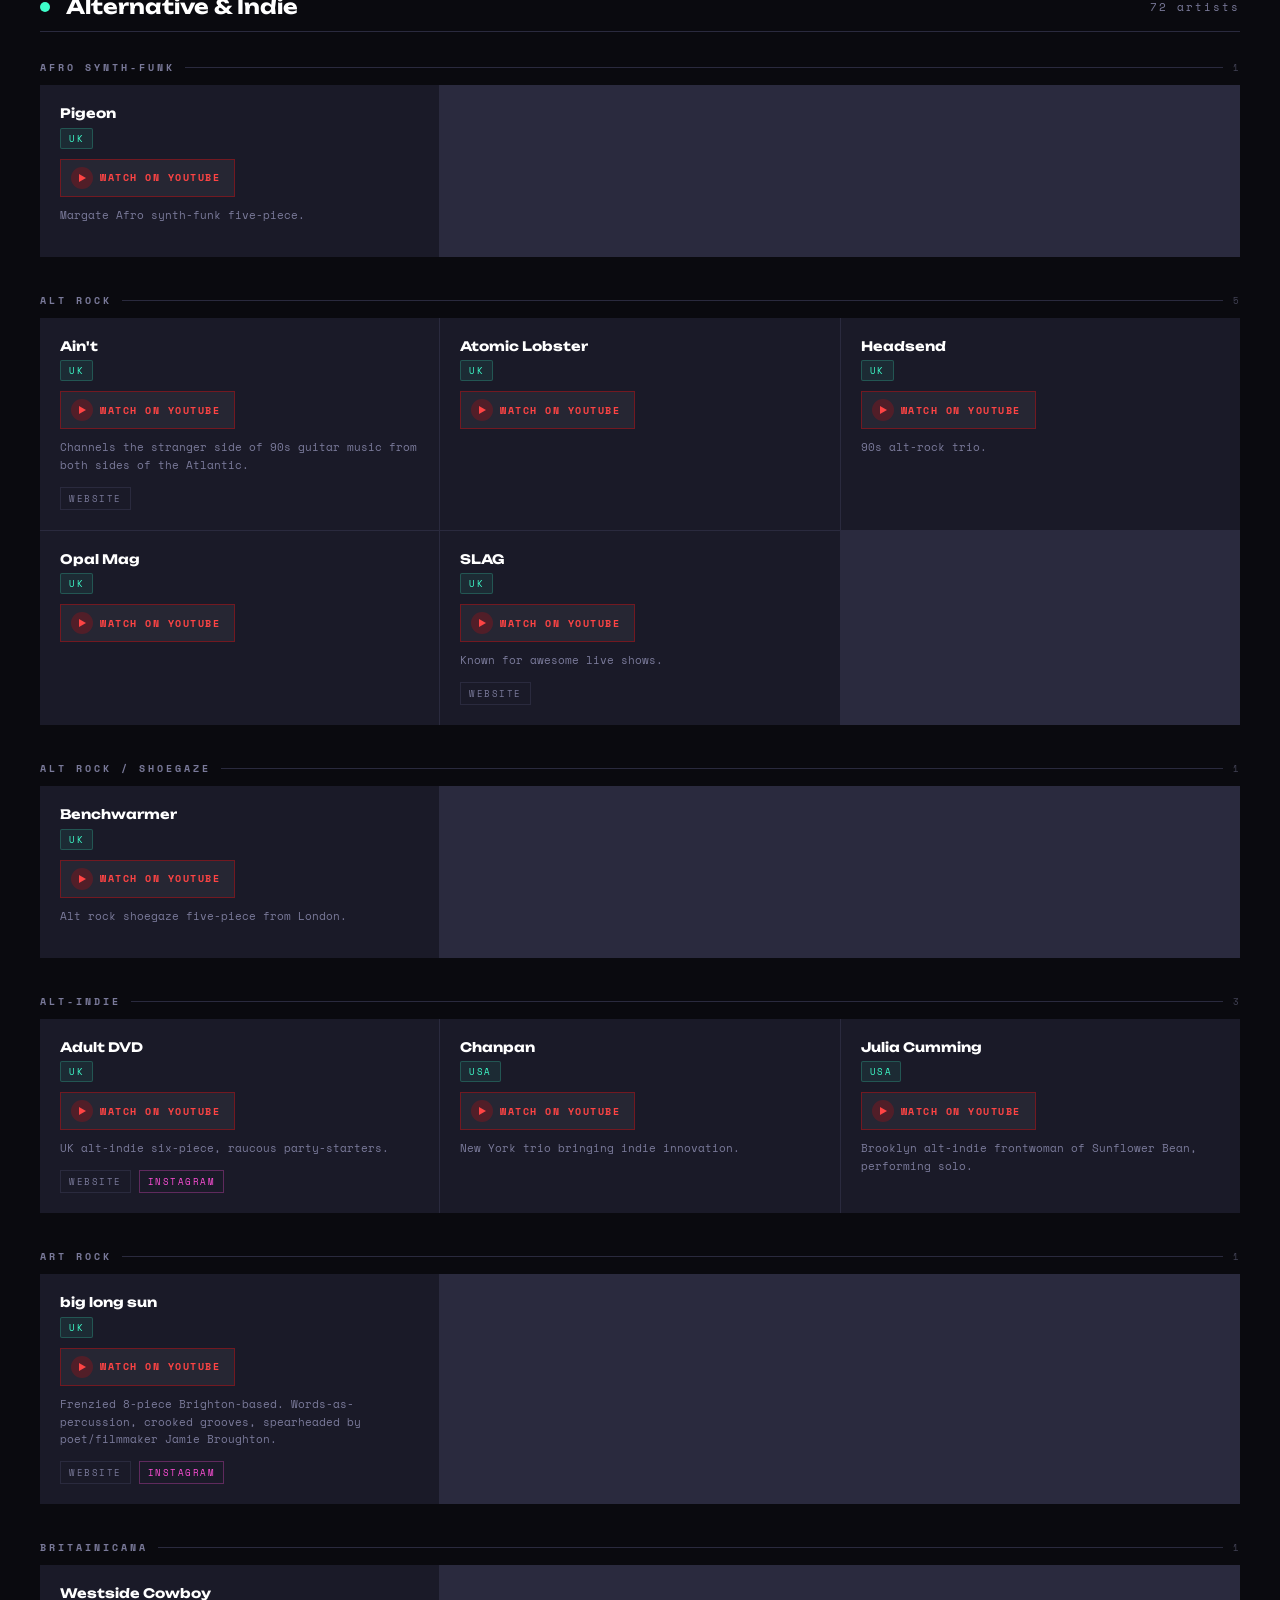
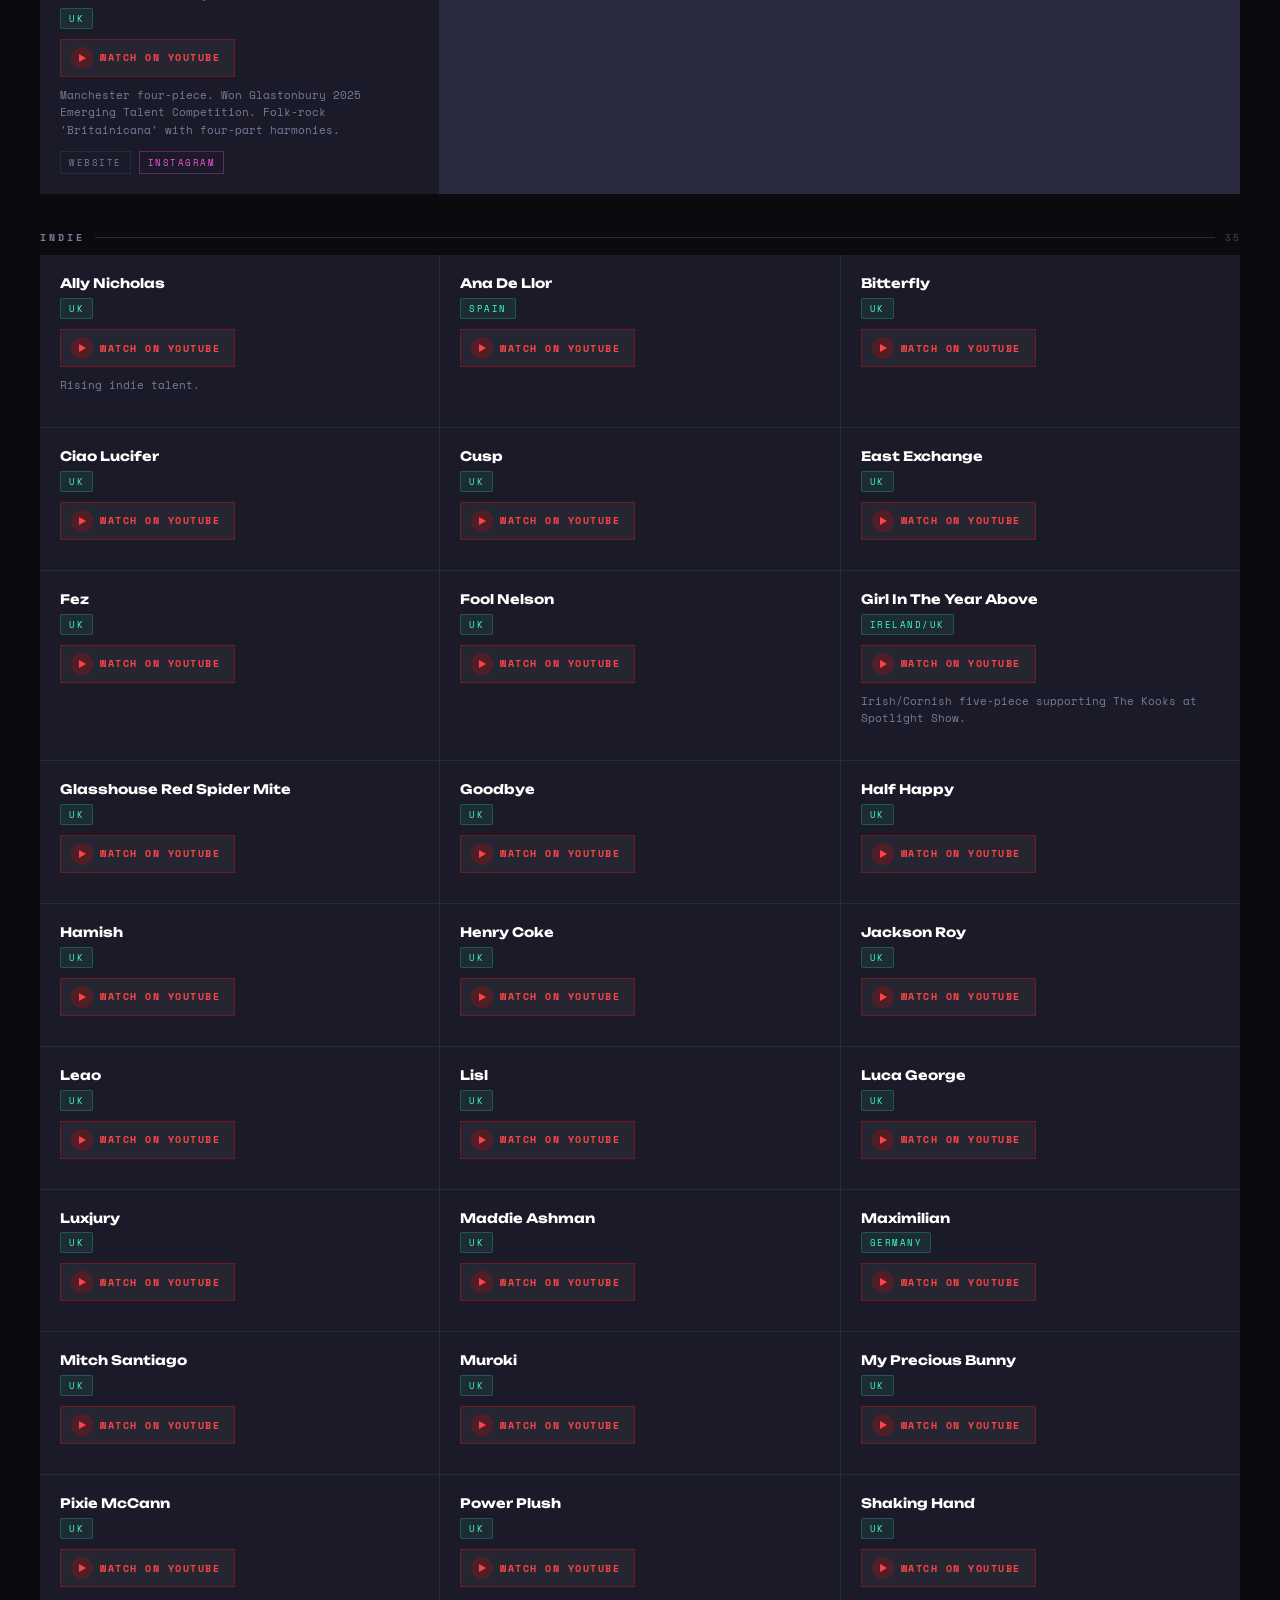
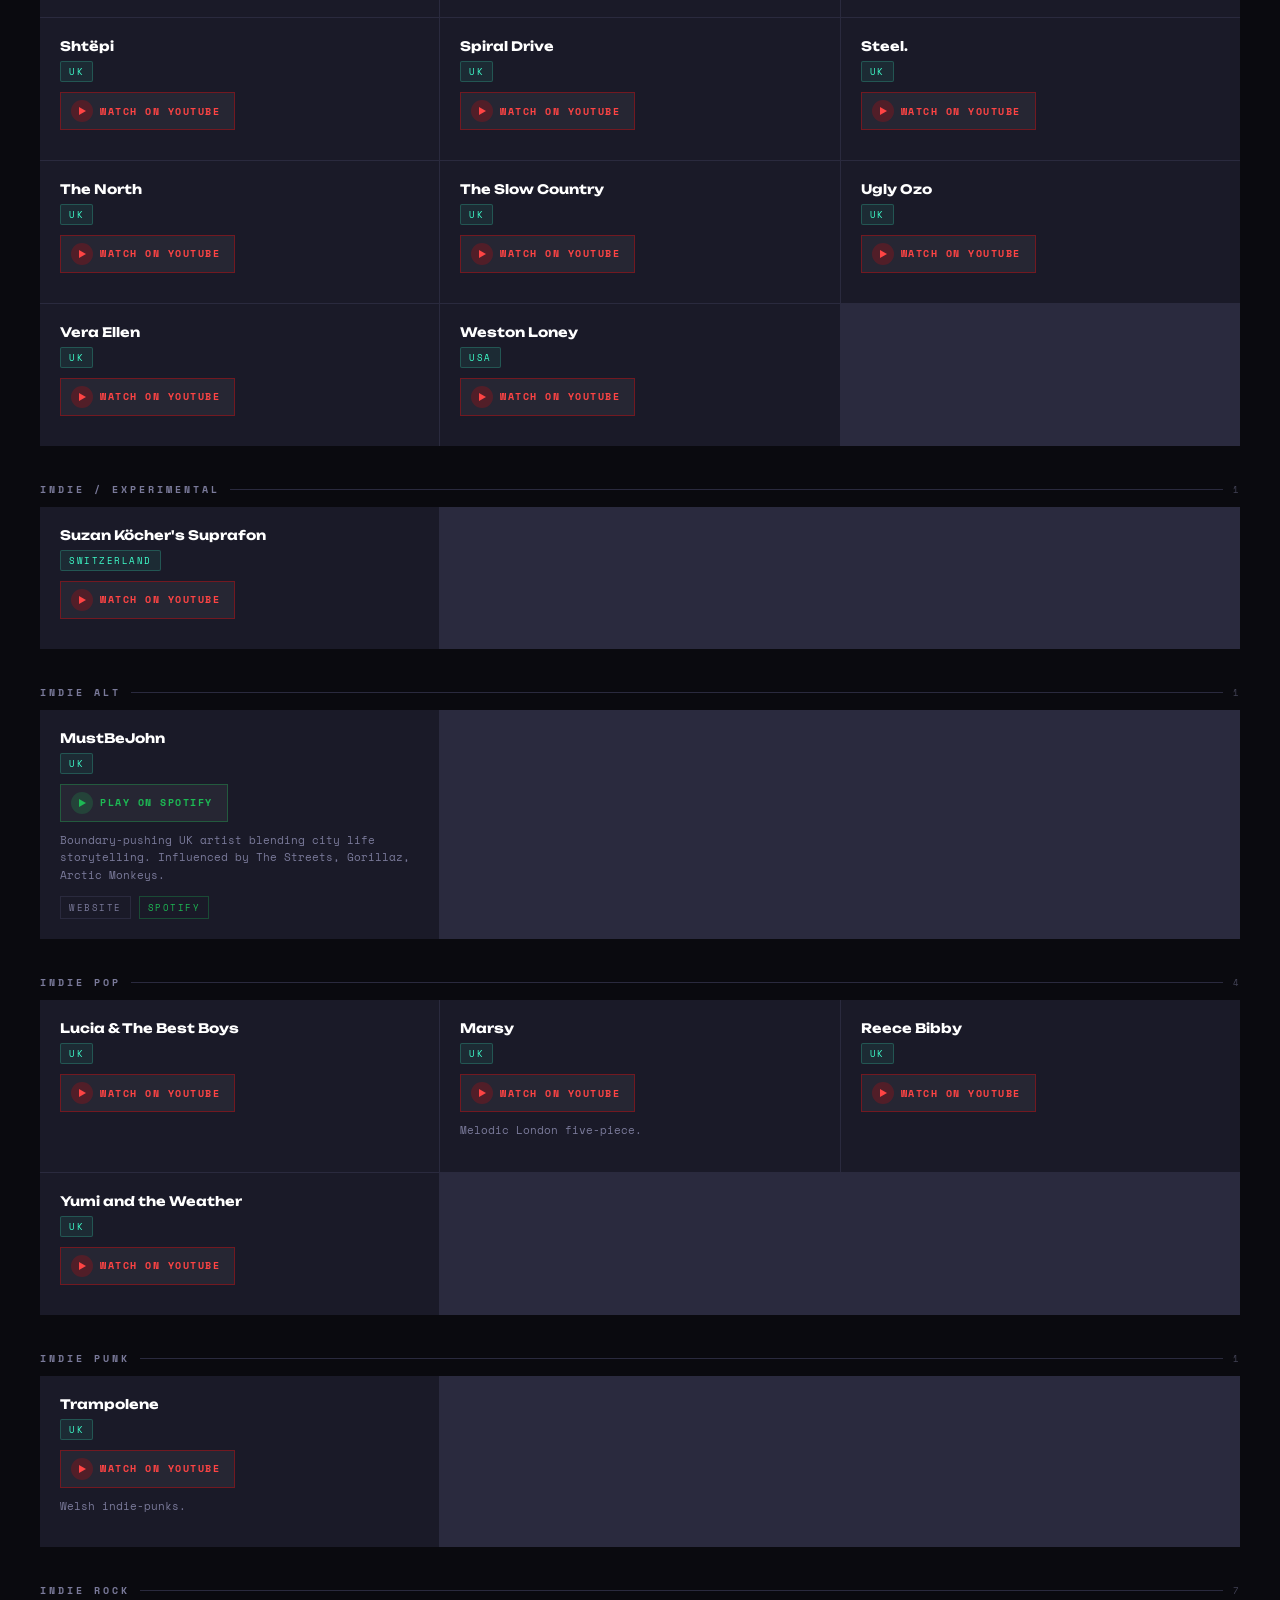
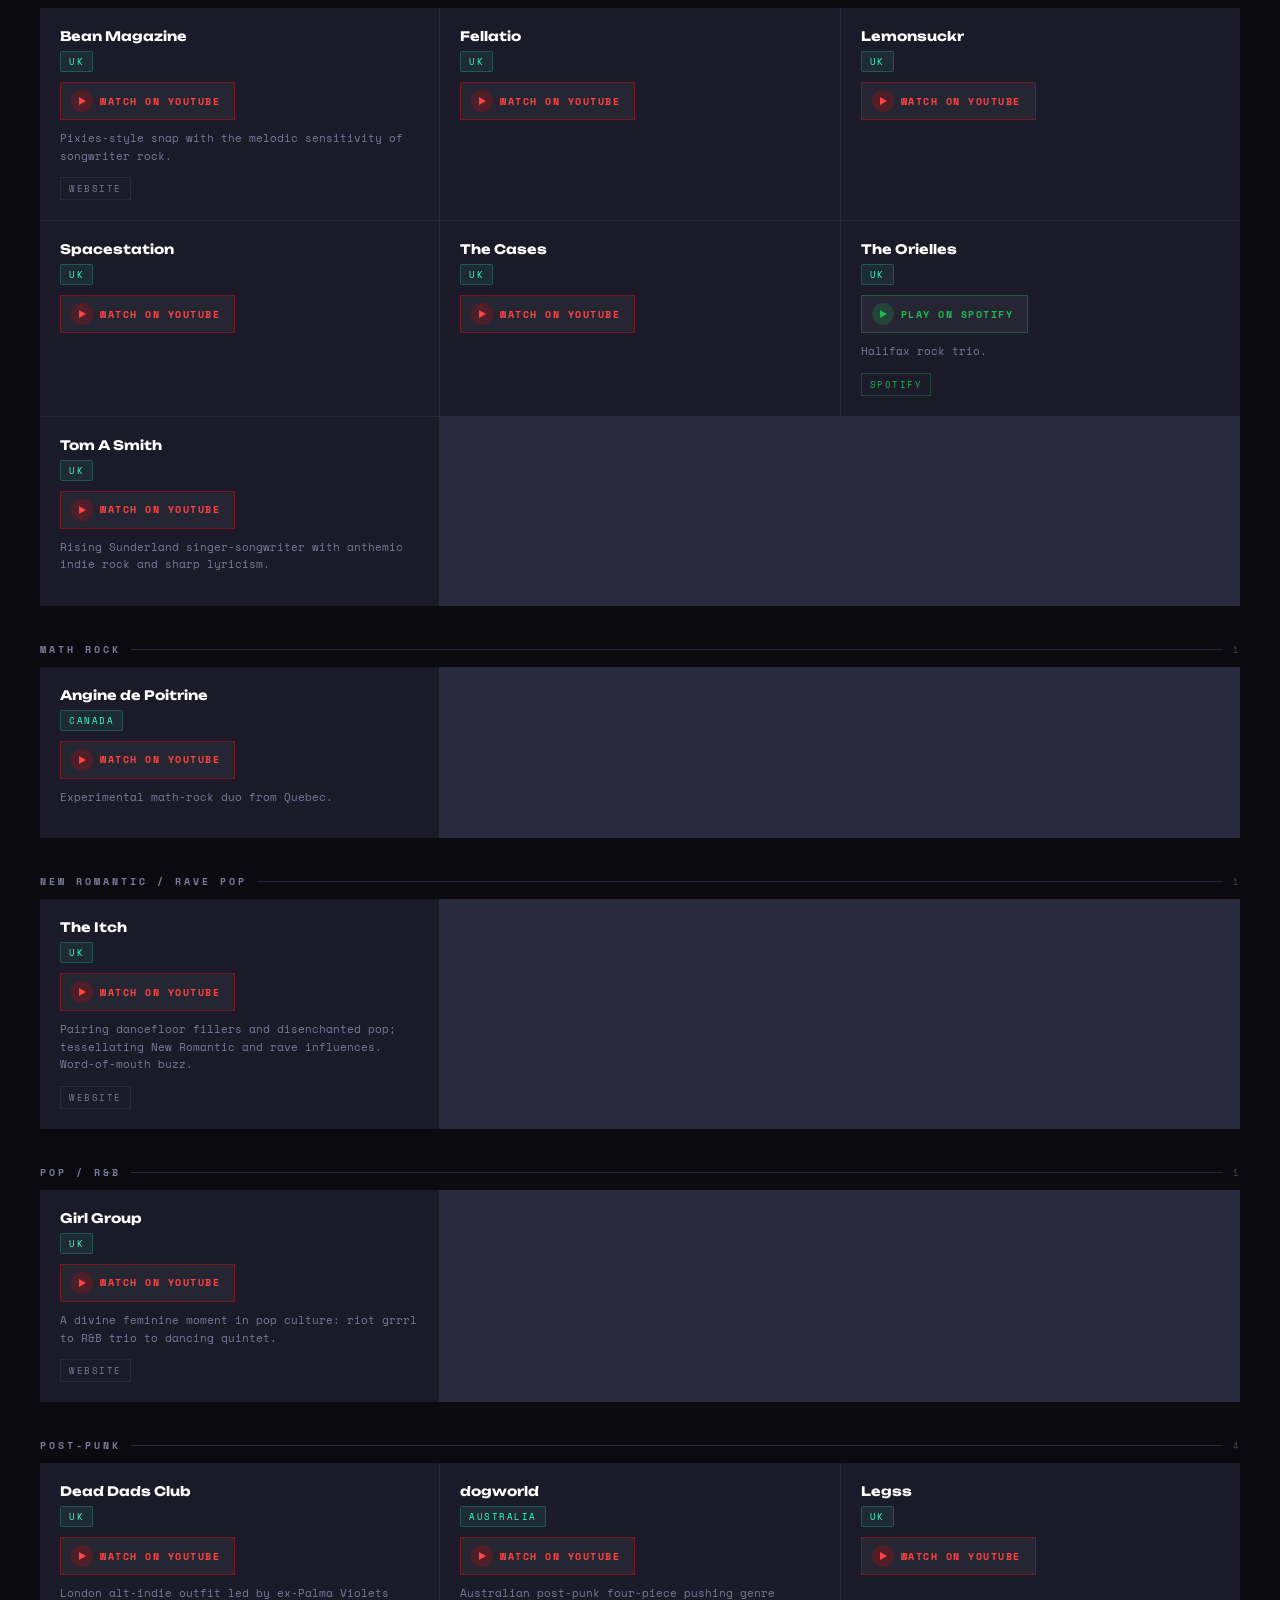
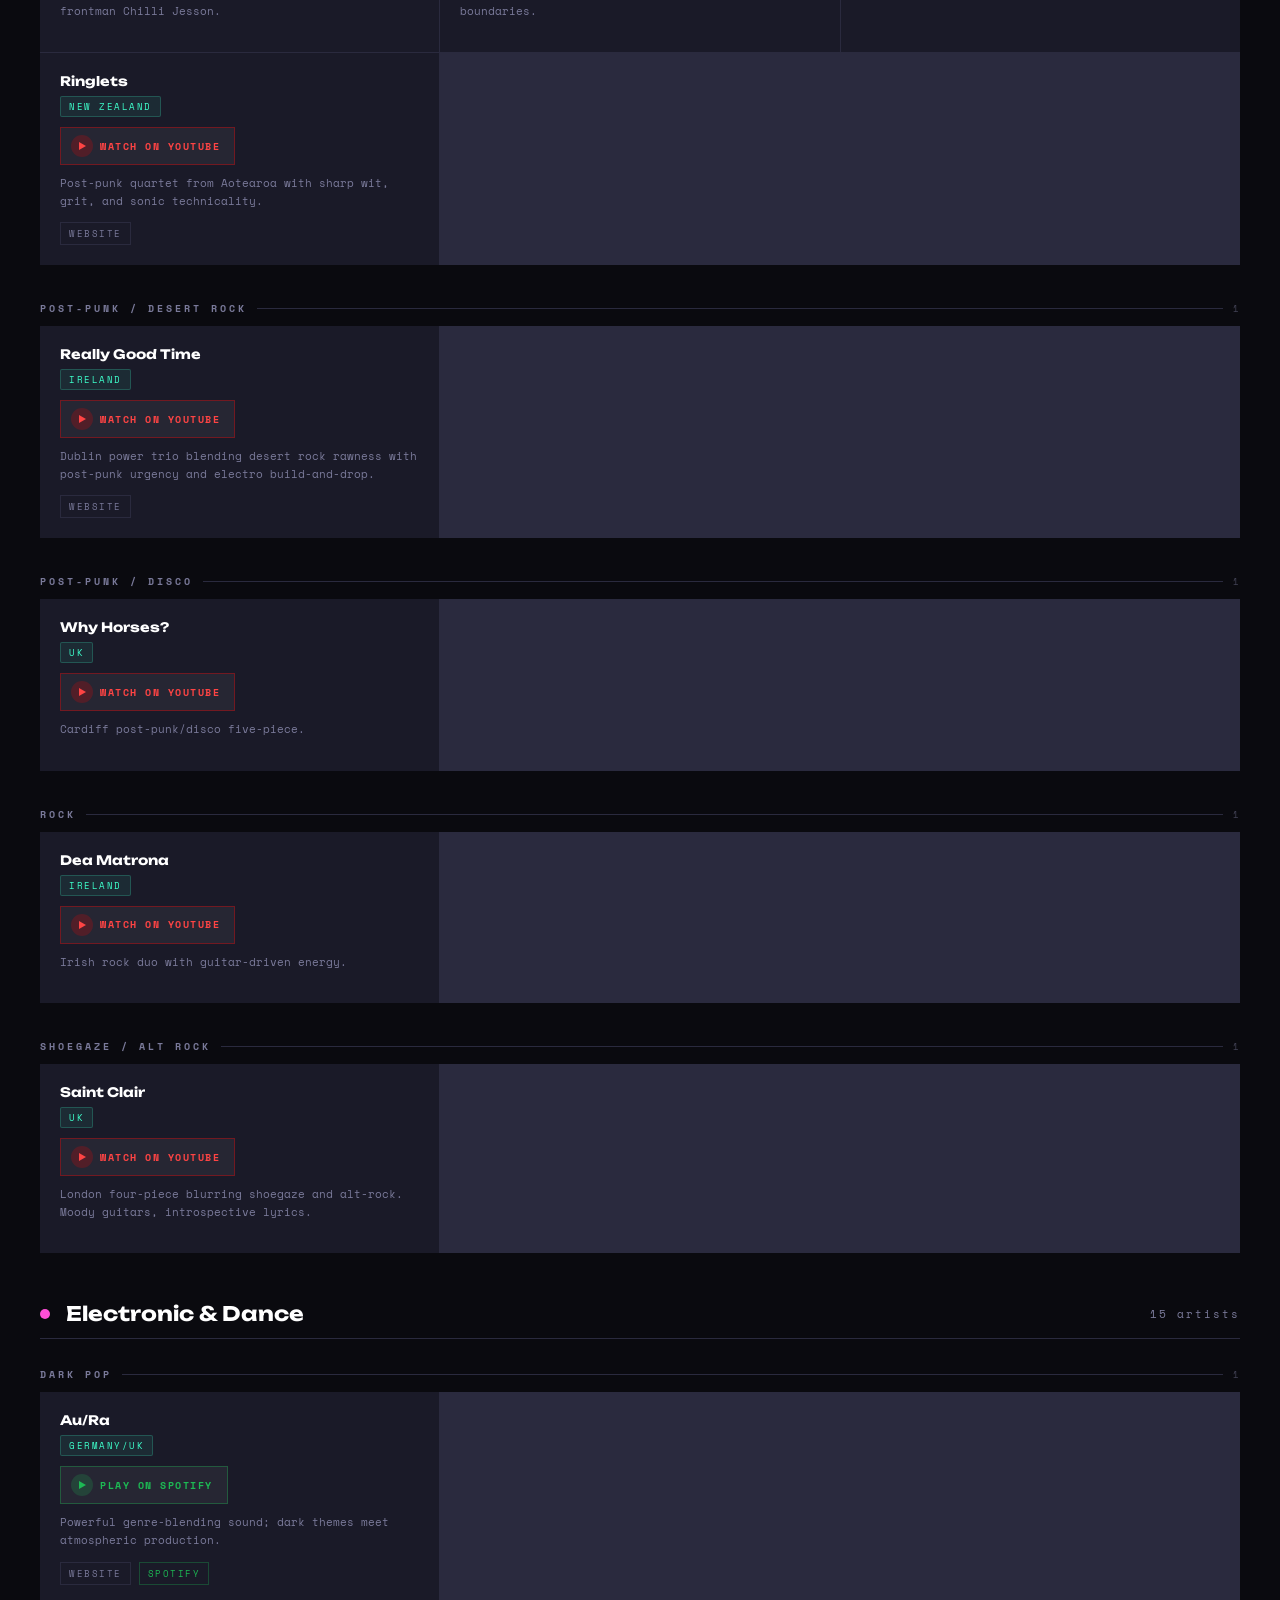
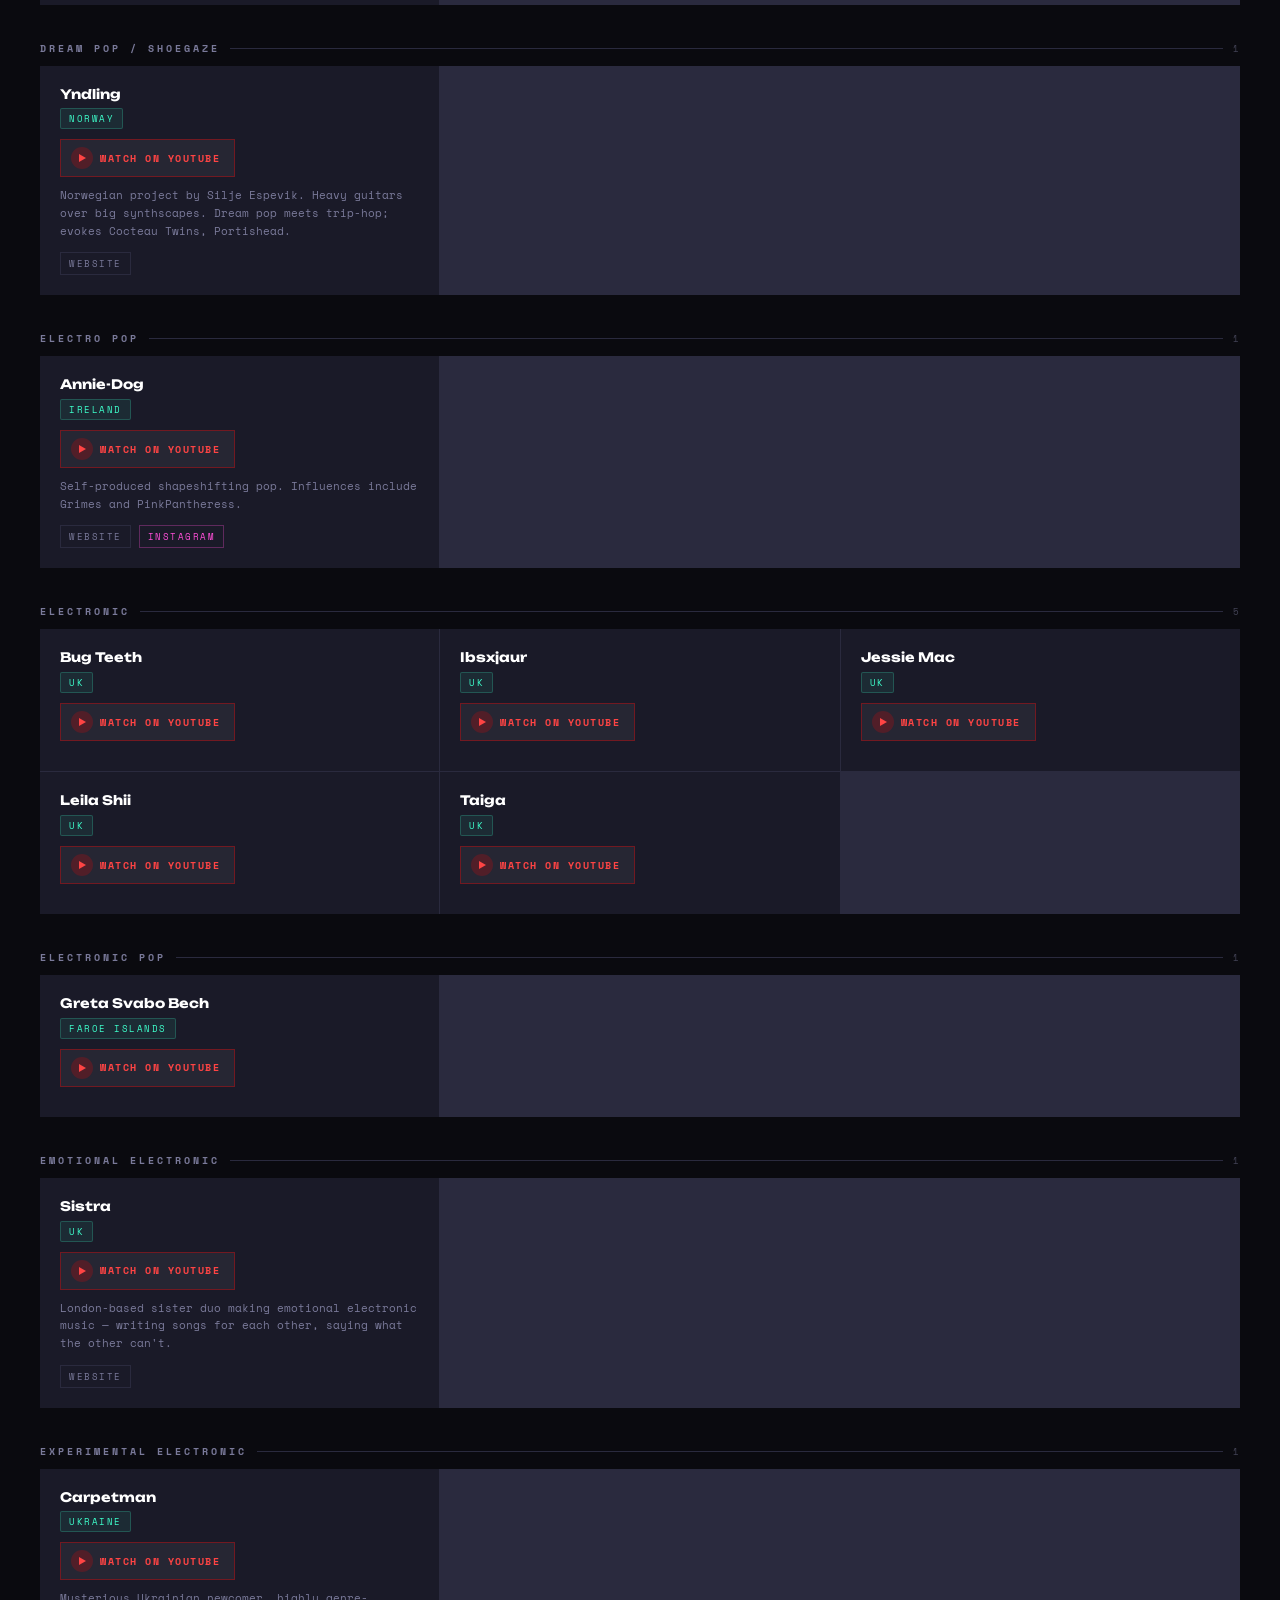
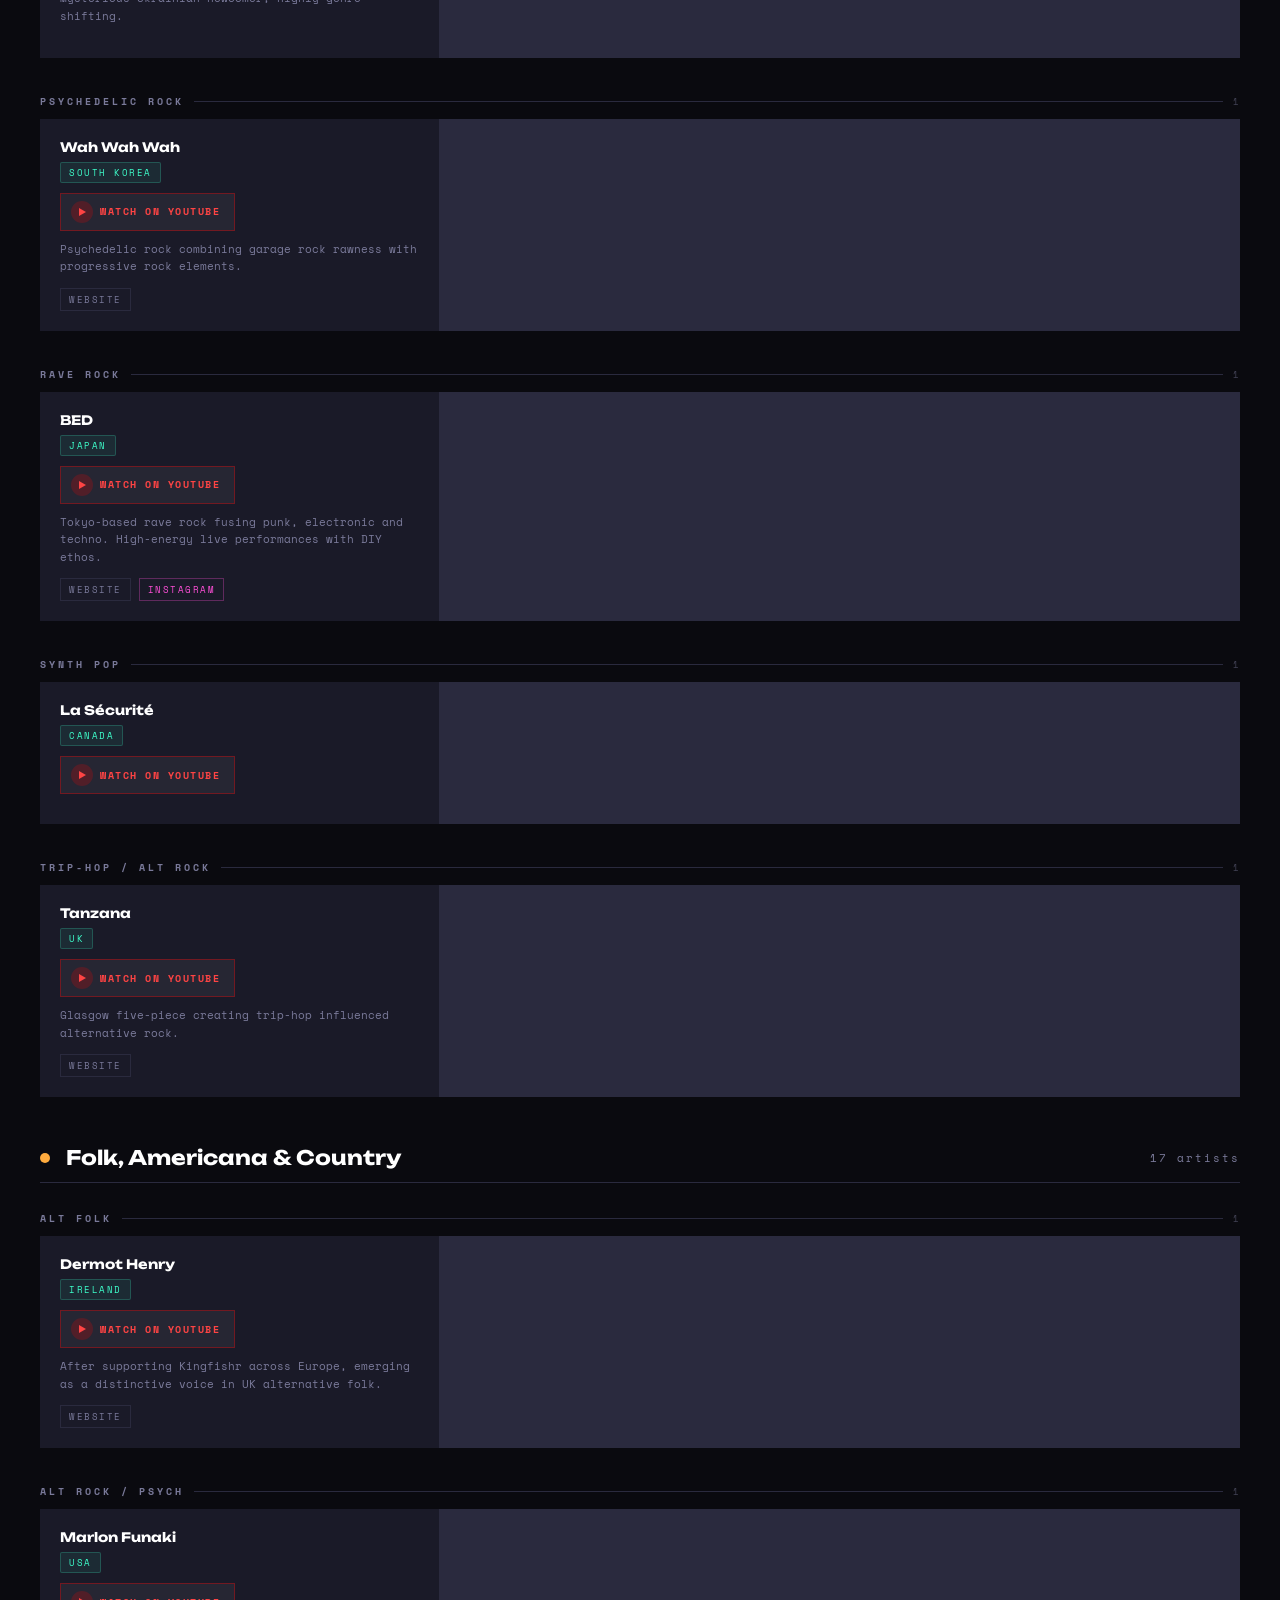
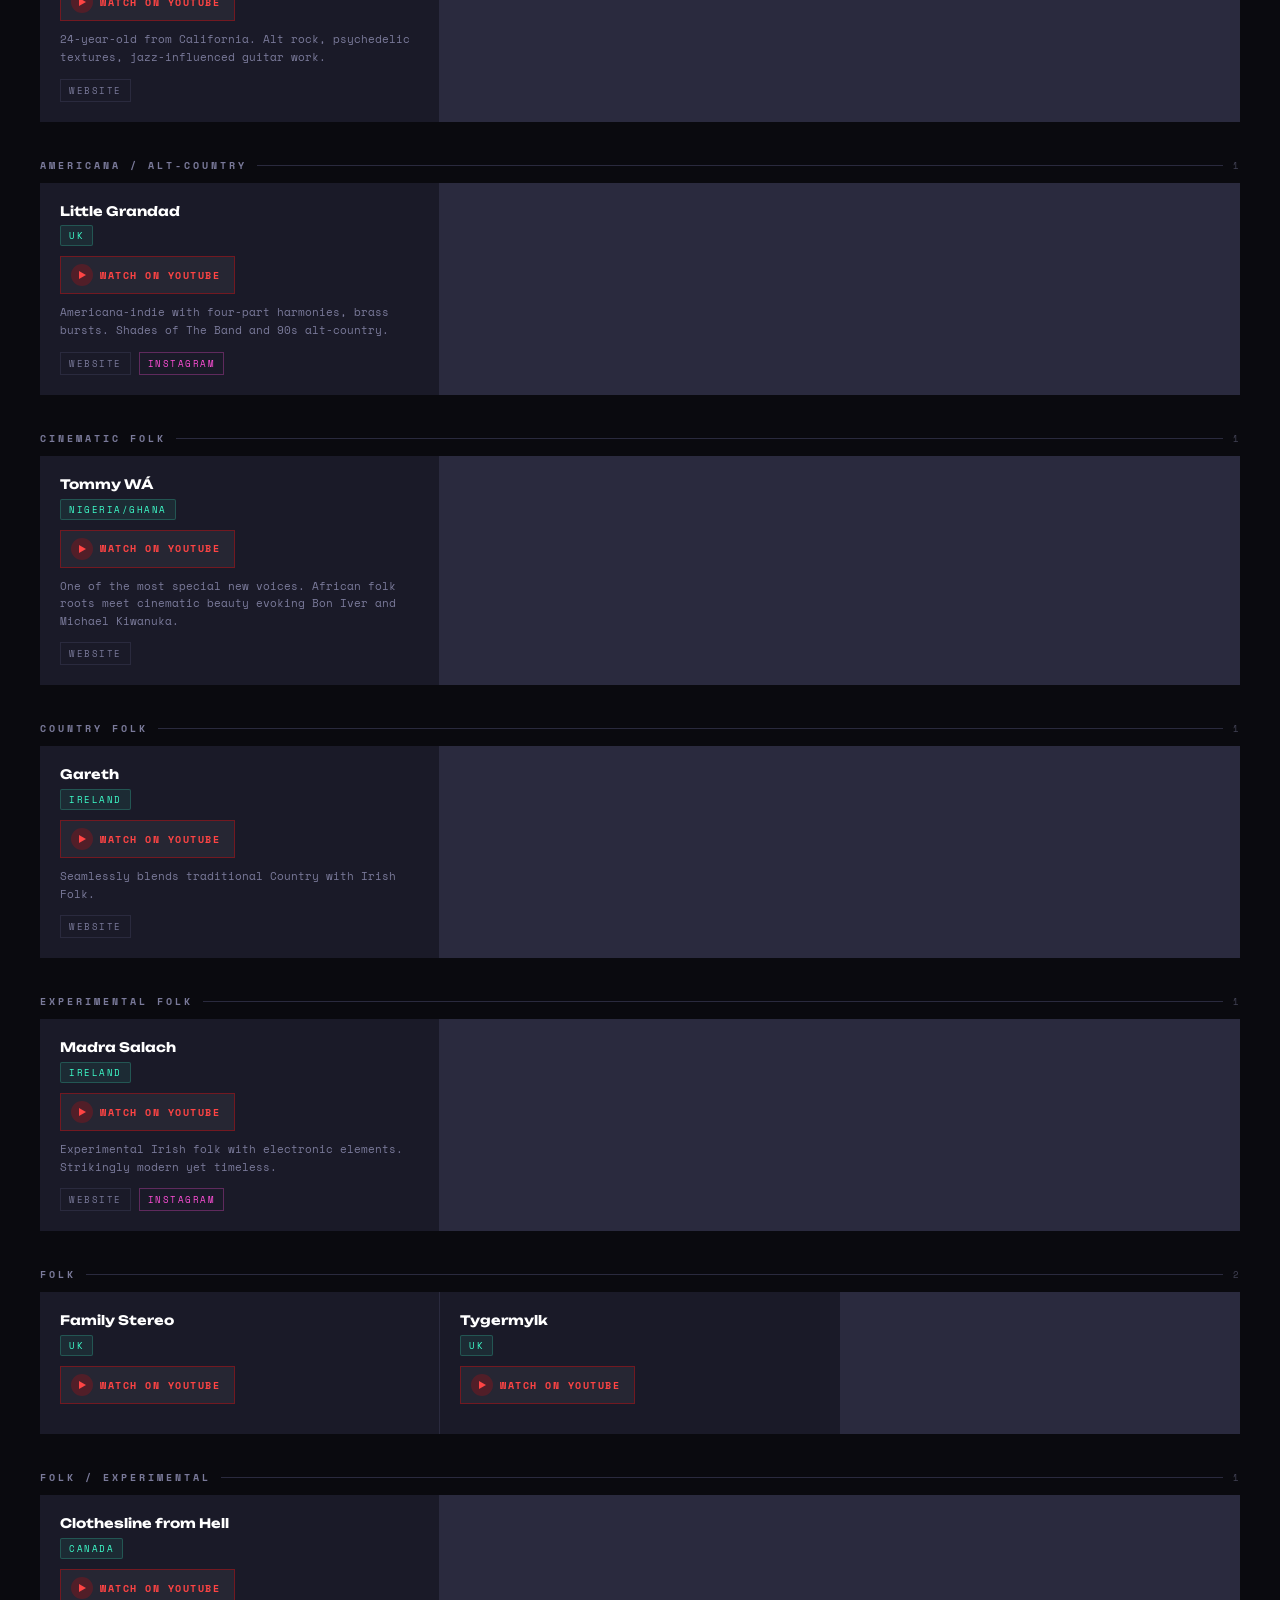
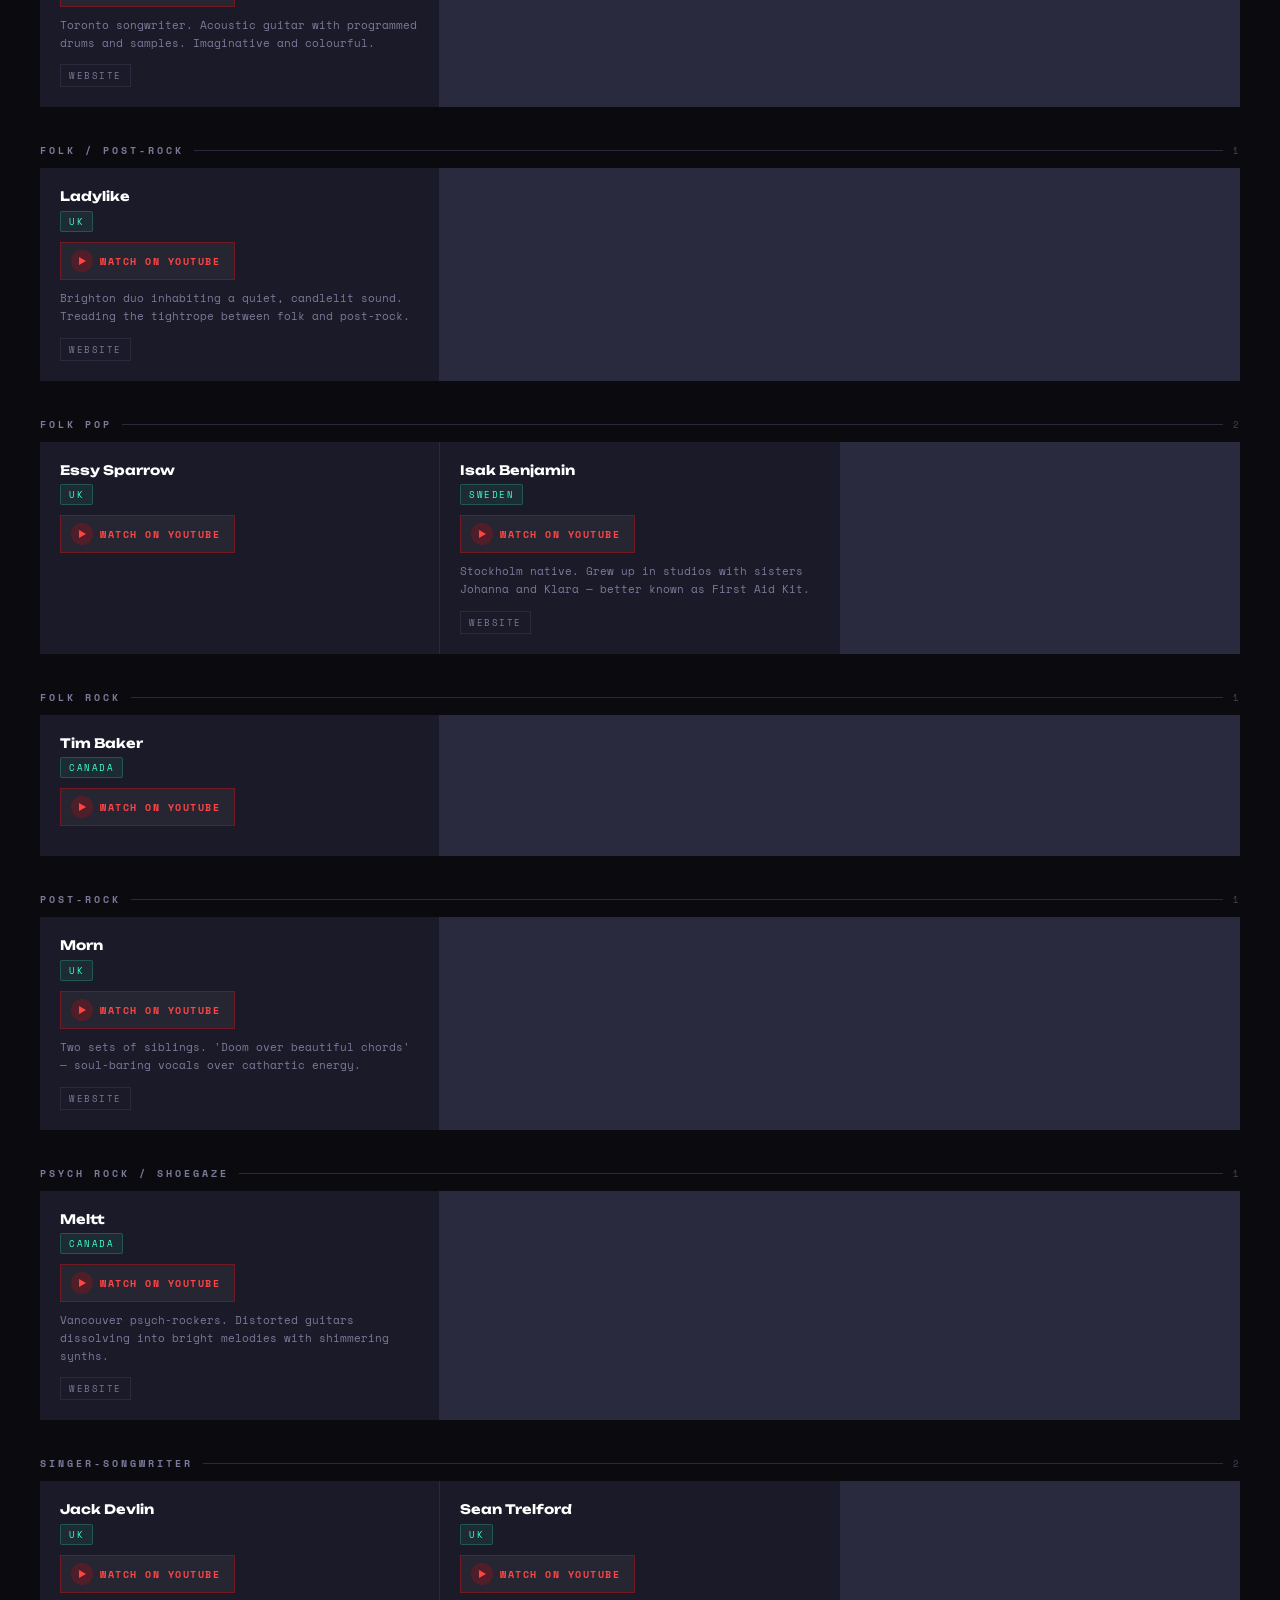
<file: greatescape-OLD.html>
<!DOCTYPE html>
<html lang="en">
<head>
<meta charset="UTF-8">
<meta name="viewport" content="width=device-width, initial-scale=1.0">
<title>The Great Escape 2026 — Artist Discovery Guide</title>
<link rel="preconnect" href="https://fonts.googleapis.com">
<link href="https://fonts.googleapis.com/css2?family=Space+Mono:ital,wght@0,400;0,700;1,400&family=Unbounded:wght@400;700;900&display=swap" rel="stylesheet">
<style>
  :root {
    --bg: #0a0a0f;
    --surface: #13131c;
    --card: #1a1a28;
    --accent: #e8ff3e;
    --accent2: #ff4fd8;
    --accent3: #3effcb;
    --text: #e8e8f0;
    --muted: #7a7a9a;
    --border: #2a2a3e;
  }

  * { margin: 0; padding: 0; box-sizing: border-box; }

  body {
    background: var(--bg);
    color: var(--text);
    font-family: 'Space Mono', monospace;
    min-height: 100vh;
    overflow-x: hidden;
  }

  /* HERO */
  .hero {
    position: relative;
    padding: 60px 40px 50px;
    border-bottom: 1px solid var(--border);
    overflow: hidden;
  }

  .hero::before {
    content: '';
    position: absolute;
    top: -100px; right: -100px;
    width: 500px; height: 500px;
    background: radial-gradient(circle, rgba(232,255,62,0.08) 0%, transparent 70%);
    pointer-events: none;
  }

  .hero::after {
    content: '';
    position: absolute;
    bottom: -80px; left: 20%;
    width: 400px; height: 400px;
    background: radial-gradient(circle, rgba(255,79,216,0.06) 0%, transparent 70%);
    pointer-events: none;
  }

  .hero-eyebrow {
    font-family: 'Space Mono', monospace;
    font-size: 11px;
    letter-spacing: 4px;
    text-transform: uppercase;
    color: var(--accent);
    margin-bottom: 16px;
  }

  .hero h1 {
    font-family: 'Unbounded', sans-serif;
    font-weight: 900;
    font-size: clamp(36px, 6vw, 80px);
    line-height: 1;
    color: #fff;
    margin-bottom: 8px;
  }

  .hero h1 span {
    color: var(--accent);
    display: block;
  }

  .hero-meta {
    display: flex;
    gap: 32px;
    margin-top: 24px;
    flex-wrap: wrap;
  }

  .hero-meta-item {
    display: flex;
    flex-direction: column;
    gap: 2px;
  }

  .hero-meta-item .label {
    font-size: 9px;
    letter-spacing: 3px;
    text-transform: uppercase;
    color: var(--muted);
  }

  .hero-meta-item .value {
    font-family: 'Unbounded', sans-serif;
    font-size: 14px;
    font-weight: 700;
    color: var(--accent3);
  }

  .hero-actions {
    display: flex;
    gap: 12px;
    margin-top: 32px;
    flex-wrap: wrap;
    align-items: center;
  }

  .btn-primary {
    background: var(--accent);
    color: #0a0a0f;
    border: none;
    padding: 12px 24px;
    font-family: 'Space Mono', monospace;
    font-size: 11px;
    font-weight: 700;
    letter-spacing: 2px;
    text-transform: uppercase;
    cursor: pointer;
    transition: all 0.2s;
    text-decoration: none;
    display: inline-block;
  }

  .btn-primary:hover { background: #fff; transform: translateY(-1px); }

  .btn-secondary {
    background: transparent;
    color: var(--accent);
    border: 1px solid var(--accent);
    padding: 12px 24px;
    font-family: 'Space Mono', monospace;
    font-size: 11px;
    font-weight: 700;
    letter-spacing: 2px;
    text-transform: uppercase;
    cursor: pointer;
    transition: all 0.2s;
  }

  .btn-secondary:hover { background: rgba(232,255,62,0.1); }

  /* CONTROLS */
  .controls {
    padding: 24px 40px;
    background: var(--surface);
    border-bottom: 1px solid var(--border);
    position: sticky;
    top: 0;
    z-index: 100;
    display: flex;
    gap: 16px;
    align-items: center;
    flex-wrap: wrap;
  }

  .search-wrap {
    position: relative;
    flex: 1;
    min-width: 200px;
    max-width: 360px;
  }

  .search-wrap::before {
    content: '⌕';
    position: absolute;
    left: 12px;
    top: 50%;
    transform: translateY(-50%);
    color: var(--muted);
    font-size: 18px;
  }

  .search-input {
    width: 100%;
    background: var(--card);
    border: 1px solid var(--border);
    color: var(--text);
    padding: 10px 12px 10px 36px;
    font-family: 'Space Mono', monospace;
    font-size: 12px;
    outline: none;
    transition: border-color 0.2s;
  }

  .search-input:focus { border-color: var(--accent); }
  .search-input::placeholder { color: var(--muted); }

  .count-badge {
    font-family: 'Space Mono', monospace;
    font-size: 11px;
    color: var(--muted);
    white-space: nowrap;
  }

  .count-badge span {
    color: var(--accent);
    font-weight: 700;
  }

  /* GENRE TABS */
  .genre-nav {
    padding: 20px 40px;
    display: flex;
    gap: 8px;
    flex-wrap: wrap;
    border-bottom: 1px solid var(--border);
  }

  .genre-tab {
    background: transparent;
    border: 1px solid var(--border);
    color: var(--muted);
    padding: 8px 16px;
    font-family: 'Space Mono', monospace;
    font-size: 10px;
    letter-spacing: 1.5px;
    text-transform: uppercase;
    cursor: pointer;
    transition: all 0.2s;
    white-space: nowrap;
  }

  .genre-tab:hover {
    border-color: var(--accent);
    color: var(--accent);
  }

  .genre-tab.active {
    background: var(--accent);
    border-color: var(--accent);
    color: #0a0a0f;
    font-weight: 700;
  }

  /* MAIN CONTENT */
  .main {
    padding: 32px 40px;
  }

  /* GENRE SECTION */
  .genre-section {
    margin-bottom: 48px;
  }

  .genre-header {
    display: flex;
    align-items: center;
    gap: 16px;
    margin-bottom: 20px;
    padding-bottom: 12px;
    border-bottom: 1px solid var(--border);
  }

  .genre-title {
    font-family: 'Unbounded', sans-serif;
    font-weight: 700;
    font-size: 20px;
    color: #fff;
  }

  .genre-dot {
    width: 10px;
    height: 10px;
    border-radius: 50%;
    flex-shrink: 0;
  }

  .genre-count {
    font-size: 11px;
    color: var(--muted);
    letter-spacing: 2px;
    margin-left: auto;
  }

  /* SUBGENRE GROUPING */
  .subgenre-group {
    margin-bottom: 28px;
  }

  .subgenre-header {
    display: flex;
    align-items: center;
    gap: 10px;
    padding: 8px 0 10px;
    margin-bottom: 0;
  }

  .subgenre-label {
    font-family: 'Space Mono', monospace;
    font-size: 10px;
    font-weight: 700;
    letter-spacing: 3px;
    text-transform: uppercase;
    color: var(--muted);
    white-space: nowrap;
  }

  .subgenre-line {
    flex: 1;
    height: 1px;
    background: var(--border);
  }

  .subgenre-count {
    font-size: 9px;
    letter-spacing: 1.5px;
    color: var(--muted);
    font-family: 'Space Mono', monospace;
    opacity: 0.5;
  }

  /* ARTIST GRID */
  .artist-grid {
    display: grid;
    grid-template-columns: repeat(auto-fill, minmax(300px, 1fr));
    gap: 1px;
    background: var(--border);
  }

  .artist-card {
    background: var(--card);
    padding: 20px;
    transition: background 0.2s;
    position: relative;
    overflow: hidden;
  }

  .artist-card:hover {
    background: #1e1e30;
  }

  .artist-card::before {
    content: '';
    position: absolute;
    top: 0; left: 0;
    width: 3px; height: 100%;
    background: var(--dot-color, var(--accent));
    opacity: 0;
    transition: opacity 0.2s;
  }

  .artist-card:hover::before { opacity: 1; }

  .artist-name {
    font-family: 'Unbounded', sans-serif;
    font-weight: 700;
    font-size: 13px;
    color: #fff;
    margin-bottom: 6px;
    line-height: 1.3;
  }

  .artist-meta {
    display: flex;
    gap: 8px;
    flex-wrap: wrap;
    margin-bottom: 10px;
  }

  .tag {
    font-size: 9px;
    letter-spacing: 1.5px;
    text-transform: uppercase;
    padding: 3px 8px;
    border-radius: 2px;
  }

  .tag-subgenre {
    background: rgba(255,255,255,0.06);
    color: var(--muted);
    border: 1px solid var(--border);
  }

  .tag-country {
    background: rgba(62,255,203,0.08);
    color: var(--accent3);
    border: 1px solid rgba(62,255,203,0.2);
  }

  .tag-spotlight {
    background: rgba(232,255,62,0.12);
    color: var(--accent);
    border: 1px solid rgba(232,255,62,0.3);
  }

  .artist-notes {
    font-size: 11px;
    color: var(--muted);
    line-height: 1.6;
    margin-bottom: 12px;
  }

  .artist-links {
    display: flex;
    gap: 8px;
    flex-wrap: wrap;
  }

  .artist-link {
    font-size: 9px;
    letter-spacing: 1.5px;
    text-transform: uppercase;
    color: var(--muted);
    text-decoration: none;
    border: 1px solid var(--border);
    padding: 4px 8px;
    transition: all 0.15s;
  }

  .artist-link:hover {
    color: var(--accent);
    border-color: var(--accent);
  }

  .artist-link.spotify { color: #1db954; border-color: rgba(29,185,84,0.3); }
  .artist-link.spotify:hover { background: rgba(29,185,84,0.1); }
  .artist-link.instagram { color: var(--accent2); border-color: rgba(255,79,216,0.3); }
  .artist-link.instagram:hover { background: rgba(255,79,216,0.1); }

  /* PLAY BUTTON */
  .play-btn {
    display: inline-flex;
    align-items: center;
    gap: 7px;
    background: rgba(255,255,255,0.05);
    border: 1px solid rgba(255,255,255,0.12);
    color: #fff;
    padding: 7px 14px 7px 10px;
    font-family: 'Space Mono', monospace;
    font-size: 10px;
    font-weight: 700;
    letter-spacing: 1.5px;
    text-transform: uppercase;
    cursor: pointer;
    text-decoration: none;
    transition: all 0.2s;
    margin-bottom: 10px;
  }

  .play-btn:hover {
    background: rgba(255,255,255,0.12);
    border-color: rgba(255,255,255,0.3);
    transform: scale(1.02);
  }

  .play-btn.yt { border-color: rgba(255,0,0,0.35); color: #ff4444; }
  .play-btn.yt:hover { background: rgba(255,0,0,0.1); border-color: #ff4444; }
  .play-btn.sp { border-color: rgba(29,185,84,0.35); color: #1db954; }
  .play-btn.sp:hover { background: rgba(29,185,84,0.1); border-color: #1db954; }

  .play-icon {
    width: 22px;
    height: 22px;
    border-radius: 50%;
    display: flex;
    align-items: center;
    justify-content: center;
    flex-shrink: 0;
  }

  .play-btn.yt .play-icon { background: rgba(255,0,0,0.2); }
  .play-btn.sp .play-icon { background: rgba(29,185,84,0.2); }

  .play-icon svg { width: 10px; height: 10px; }

  /* EMPTY STATE */
  .empty-state {
    text-align: center;
    padding: 80px 40px;
    color: var(--muted);
  }

  .empty-state .big {
    font-family: 'Unbounded', sans-serif;
    font-size: 48px;
    margin-bottom: 16px;
    opacity: 0.3;
  }

  /* FOOTER */
  .footer {
    padding: 32px 40px;
    border-top: 1px solid var(--border);
    display: flex;
    gap: 24px;
    align-items: center;
    flex-wrap: wrap;
  }

  .footer-note {
    font-size: 11px;
    color: var(--muted);
    line-height: 1.6;
    flex: 1;
  }

  .footer-note a { color: var(--accent3); text-decoration: none; }

  /* HIDDEN */
  .hidden { display: none !important; }

  @media (max-width: 640px) {
    .hero, .controls, .genre-nav, .main, .footer { padding-left: 20px; padding-right: 20px; }
    .hero h1 { font-size: 32px; }
    .artist-grid { grid-template-columns: 1fr; }
  }
</style>
</head>
<body>

<header class="hero">
  <div class="hero-eyebrow">Brighton, UK · May 13–16, 2026</div>
  <h1>The Great<span>Escape 2026</span></h1>
  <div class="hero-meta">
    <div class="hero-meta-item">
      <span class="label">Artists</span>
      <span class="value" id="total-count">150+</span>
    </div>
    <div class="hero-meta-item">
      <span class="label">Venues</span>
      <span class="value">35+</span>
    </div>
    <div class="hero-meta-item">
      <span class="label">Days</span>
      <span class="value">4</span>
    </div>
    <div class="hero-meta-item">
      <span class="label">Edition</span>
      <span class="value">20th</span>
    </div>
  </div>
  <div class="hero-actions">
    <button class="btn-primary" onclick="downloadCSV()">⬇ Download CSV</button>
    <a class="btn-secondary" href="https://greatescapefestival.com/buy-festival-tickets/" target="_blank">Buy Tickets →</a>
  </div>
</header>

<div class="controls">
  <div class="search-wrap">
    <input type="text" class="search-input" id="search" placeholder="Search artists, genres, countries..." oninput="filterArtists()">
  </div>
  <div class="count-badge">Showing <span id="visible-count">0</span> artists</div>
</div>

<nav class="genre-nav" id="genre-nav">
  <button class="genre-tab active" onclick="filterGenre('all', this)">All Genres</button>
</nav>

<main class="main" id="main-content">
  <div id="empty-state" class="empty-state hidden">
    <div class="big">◯</div>
    <p>No artists match your search.</p>
  </div>
</main>

<footer class="footer">
  <div class="footer-note">
    Data sourced from official announcements as of March 2026. The full 450+ artist lineup is still being revealed — check <a href="https://greatescapefestival.com/line-up/" target="_blank">greatescapefestival.com</a> for updates. Links open in new tab. CSV includes all listed artists with available metadata.
  </div>
</footer>

<script>
// ============================================================
// HELPERS — build play URL (YouTube search or Spotify artist page)
// ============================================================
function playURL(a) {
  if (a.spotifyArtist) return { url: `https://open.spotify.com/artist/${a.spotifyArtist}`, type: 'sp', label: 'Play on Spotify' };
  if (a.youtube) return { url: a.youtube, type: 'yt', label: 'Watch on YouTube' };
  // fallback: YouTube search
  const q = encodeURIComponent(a.name + ' music');
  return { url: `https://www.youtube.com/results?search_query=${q}`, type: 'yt', label: 'Search YouTube' };
}

// ============================================================
// ARTIST DATA — compiled from official TGE 2026 announcements
// ============================================================
const artists = [
  // SPOTLIGHT SHOWS
  { name:"The Kooks", genre:"Spotlight Show", subgenre:"Indie Rock", country:"UK", website:"https://thekooks.com", spotifyArtist:"6GI52t8N5F02MxU0g5U69P", instagram:"https://www.instagram.com/thekooks/", notes:"20th Anniversary Spotlight Show, TGE Beach, May 13. Brighton-formed indie icons who played the very first Great Escape in 2006." },
  { name:"Kingfishr", genre:"Spotlight Show", subgenre:"Indie Folk", country:"Ireland", website:"https://www.kingfishr.ie/", spotifyArtist:"3uHh8ZHFNlBYvqU67WGS6N", youtube:"https://www.youtube.com/watch?v=Xv3ljc-Wh-Q", instagram:"https://www.instagram.com/kingfishr/", notes:"Spotlight Show, Brighton Dome, May 14. Limerick trio whose hit 'Killeagh' went 4x platinum in Ireland." },
  { name:"Peaches", genre:"Spotlight Show", subgenre:"Electronic / Art Pop", country:"Canada/Germany", website:"https://www.peachesrocks.com/", spotifyArtist:"4bdryOUFKAfMBBVy1O4VYi", youtube:"https://www.youtube.com/watch?v=0wl7smcDuMU", instagram:"https://www.instagram.com/peachesrocks/", notes:"Spotlight Show. Iconic electro-punk provocateur and artist." },

  // ALTERNATIVE & INDIE
  { name:"Adult DVD", genre:"Alternative & Indie", subgenre:"Alt-Indie", country:"UK", website:"https://www.instagram.com/adultdvdband/", youtube:"https://www.youtube.com/results?search_query=Adult+DVD+band+music", instagram:"https://www.instagram.com/adultdvdband/", notes:"UK alt-indie six-piece, raucous party-starters." },
  { name:"Ain't", genre:"Alternative & Indie", subgenre:"Alt Rock", country:"UK", website:"https://lnk.to/aint-jude", youtube:"https://www.youtube.com/results?search_query=Ain%27t+band+music+indie", instagram:"", notes:"Channels the stranger side of 90s guitar music from both sides of the Atlantic." },
  { name:"Ally Nicholas", genre:"Alternative & Indie", subgenre:"Indie", country:"UK", website:"", youtube:"https://www.youtube.com/results?search_query=Ally+Nicholas+music", instagram:"", notes:"Rising indie talent." },
  { name:"Ana De Llor", genre:"Alternative & Indie", subgenre:"Indie", country:"Spain", website:"", youtube:"https://www.youtube.com/results?search_query=Ana+De+Llor+music", instagram:"", notes:"" },
  { name:"Angine de Poitrine", genre:"Alternative & Indie", subgenre:"Math Rock", country:"Canada", website:"", youtube:"https://www.youtube.com/results?search_query=Angine+de+Poitrine+music", instagram:"", notes:"Experimental math-rock duo from Quebec." },
  { name:"Atomic Lobster", genre:"Alternative & Indie", subgenre:"Alt Rock", country:"UK", website:"", youtube:"https://www.youtube.com/results?search_query=Atomic+Lobster+band", instagram:"", notes:"" },
  { name:"Bean Magazine", genre:"Alternative & Indie", subgenre:"Indie Rock", country:"UK", website:"https://www.facebook.com/BeanMagazine.Band/", youtube:"https://www.youtube.com/results?search_query=Bean+Magazine+band+music", instagram:"", notes:"Pixies-style snap with the melodic sensitivity of songwriter rock." },
  { name:"Benchwarmer", genre:"Alternative & Indie", subgenre:"Alt Rock / Shoegaze", country:"UK", website:"", youtube:"https://www.youtube.com/results?search_query=Benchwarmer+band+shoegaze", instagram:"", notes:"Alt rock shoegaze five-piece from London." },
  { name:"big long sun", genre:"Alternative & Indie", subgenre:"Art Rock", country:"UK", website:"https://www.instagram.com/biglongsunband", youtube:"https://www.youtube.com/results?search_query=big+long+sun+band+music", instagram:"https://www.instagram.com/biglongsunband", notes:"Frenzied 8-piece Brighton-based. Words-as-percussion, crooked grooves, spearheaded by poet/filmmaker Jamie Broughton." },
  { name:"Bitterfly", genre:"Alternative & Indie", subgenre:"Indie", country:"UK", website:"", youtube:"https://www.youtube.com/results?search_query=Bitterfly+band+music", instagram:"", notes:"" },
  { name:"Chanpan", genre:"Alternative & Indie", subgenre:"Alt-Indie", country:"USA", website:"", youtube:"https://www.youtube.com/results?search_query=Chanpan+band+music", instagram:"", notes:"New York trio bringing indie innovation." },
  { name:"Ciao Lucifer", genre:"Alternative & Indie", subgenre:"Indie", country:"UK", website:"", youtube:"https://www.youtube.com/results?search_query=Ciao+Lucifer+band", instagram:"", notes:"" },
  { name:"Cusp", genre:"Alternative & Indie", subgenre:"Indie", country:"UK", website:"", youtube:"https://www.youtube.com/results?search_query=Cusp+band+indie+music", instagram:"", notes:"" },
  { name:"Dead Dads Club", genre:"Alternative & Indie", subgenre:"Post-Punk", country:"UK", website:"", youtube:"https://www.youtube.com/results?search_query=Dead+Dads+Club+band+music", instagram:"", notes:"London alt-indie outfit led by ex-Palma Violets frontman Chilli Jesson." },
  { name:"Dea Matrona", genre:"Alternative & Indie", subgenre:"Rock", country:"Ireland", website:"", youtube:"https://www.youtube.com/results?search_query=Dea+Matrona+music", instagram:"", notes:"Irish rock duo with guitar-driven energy." },
  { name:"dogworld", genre:"Alternative & Indie", subgenre:"Post-Punk", country:"Australia", website:"", youtube:"https://www.youtube.com/results?search_query=dogworld+band+Australia", instagram:"", notes:"Australian post-punk four-piece pushing genre boundaries." },
  { name:"East Exchange", genre:"Alternative & Indie", subgenre:"Indie", country:"UK", website:"", youtube:"https://www.youtube.com/results?search_query=East+Exchange+band+music", instagram:"", notes:"" },
  { name:"Fellatio", genre:"Alternative & Indie", subgenre:"Indie Rock", country:"UK", website:"", youtube:"https://www.youtube.com/results?search_query=Fellatio+band+indie+rock", instagram:"", notes:"" },
  { name:"Fez", genre:"Alternative & Indie", subgenre:"Indie", country:"UK", website:"", youtube:"https://www.youtube.com/results?search_query=Fez+band+indie+music+UK", instagram:"", notes:"" },
  { name:"Fool Nelson", genre:"Alternative & Indie", subgenre:"Indie", country:"UK", website:"", youtube:"https://www.youtube.com/results?search_query=Fool+Nelson+music", instagram:"", notes:"" },
  { name:"Girl Group", genre:"Alternative & Indie", subgenre:"Pop / R&B", country:"UK", website:"https://bio.to/GirlGroup", youtube:"https://www.youtube.com/results?search_query=Girl+Group+UK+band+music", instagram:"", notes:"A divine feminine moment in pop culture: riot grrrl to R&B trio to dancing quintet." },
  { name:"Girl In The Year Above", genre:"Alternative & Indie", subgenre:"Indie", country:"Ireland/UK", website:"", youtube:"https://www.youtube.com/results?search_query=Girl+In+The+Year+Above+band", instagram:"", notes:"Irish/Cornish five-piece supporting The Kooks at Spotlight Show." },
  { name:"Glasshouse Red Spider Mite", genre:"Alternative & Indie", subgenre:"Indie", country:"UK", website:"", youtube:"https://www.youtube.com/results?search_query=Glasshouse+Red+Spider+Mite+band", instagram:"", notes:"" },
  { name:"Goodbye", genre:"Alternative & Indie", subgenre:"Indie", country:"UK", website:"", youtube:"https://www.youtube.com/results?search_query=Goodbye+band+indie+UK", instagram:"", notes:"" },
  { name:"Half Happy", genre:"Alternative & Indie", subgenre:"Indie", country:"UK", website:"", youtube:"https://www.youtube.com/results?search_query=Half+Happy+band+music", instagram:"", notes:"" },
  { name:"Hamish", genre:"Alternative & Indie", subgenre:"Indie", country:"UK", website:"", youtube:"https://www.youtube.com/results?search_query=Hamish+indie+artist+UK", instagram:"", notes:"" },
  { name:"Headsend", genre:"Alternative & Indie", subgenre:"Alt Rock", country:"UK", website:"", youtube:"https://www.youtube.com/results?search_query=HEADSEND+band+music", instagram:"", notes:"90s alt-rock trio." },
  { name:"Henry Coke", genre:"Alternative & Indie", subgenre:"Indie", country:"UK", website:"", youtube:"https://www.youtube.com/results?search_query=Henry+Coke+music", instagram:"", notes:"" },
  { name:"Jackson Roy", genre:"Alternative & Indie", subgenre:"Indie", country:"UK", website:"", youtube:"https://www.youtube.com/results?search_query=Jackson+Roy+music+indie", instagram:"", notes:"" },
  { name:"Julia Cumming", genre:"Alternative & Indie", subgenre:"Alt-Indie", country:"USA", website:"", youtube:"https://www.youtube.com/results?search_query=Julia+Cumming+Sunflower+Bean+solo", instagram:"", notes:"Brooklyn alt-indie frontwoman of Sunflower Bean, performing solo." },
  { name:"Leao", genre:"Alternative & Indie", subgenre:"Indie", country:"UK", website:"", youtube:"https://www.youtube.com/results?search_query=Leao+band+music+UK", instagram:"", notes:"" },
  { name:"Legss", genre:"Alternative & Indie", subgenre:"Post-Punk", country:"UK", website:"", youtube:"https://www.youtube.com/results?search_query=Legss+band+post+punk", instagram:"", notes:"" },
  { name:"Lemonsuckr", genre:"Alternative & Indie", subgenre:"Indie Rock", country:"UK", website:"", youtube:"https://www.youtube.com/results?search_query=Lemonsuckr+band+music", instagram:"", notes:"" },
  { name:"Lisl", genre:"Alternative & Indie", subgenre:"Indie", country:"UK", website:"", youtube:"https://www.youtube.com/results?search_query=Lisl+artist+music", instagram:"", notes:"" },
  { name:"Luca George", genre:"Alternative & Indie", subgenre:"Indie", country:"UK", website:"", youtube:"https://www.youtube.com/results?search_query=Luca+George+music+indie", instagram:"", notes:"" },
  { name:"Lucia & The Best Boys", genre:"Alternative & Indie", subgenre:"Indie Pop", country:"UK", website:"", youtube:"https://www.youtube.com/results?search_query=Lucia+%26+The+Best+Boys+music", instagram:"", notes:"" },
  { name:"Luxjury", genre:"Alternative & Indie", subgenre:"Indie", country:"UK", website:"", youtube:"https://www.youtube.com/results?search_query=Luxjury+band+music", instagram:"", notes:"" },
  { name:"Maddie Ashman", genre:"Alternative & Indie", subgenre:"Indie", country:"UK", website:"", youtube:"https://www.youtube.com/results?search_query=Maddie+Ashman+music", instagram:"", notes:"" },
  { name:"Marsy", genre:"Alternative & Indie", subgenre:"Indie Pop", country:"UK", website:"", youtube:"https://www.youtube.com/results?search_query=Marsy+band+music+London", instagram:"", notes:"Melodic London five-piece." },
  { name:"Maximilian", genre:"Alternative & Indie", subgenre:"Indie", country:"Germany", website:"", youtube:"https://www.youtube.com/results?search_query=Maximilian+indie+artist+music", instagram:"", notes:"" },
  { name:"Mitch Santiago", genre:"Alternative & Indie", subgenre:"Indie", country:"UK", website:"", youtube:"https://www.youtube.com/results?search_query=Mitch+Santiago+music", instagram:"", notes:"" },
  { name:"Muroki", genre:"Alternative & Indie", subgenre:"Indie", country:"UK", website:"", youtube:"https://www.youtube.com/results?search_query=Muroki+band+music", instagram:"", notes:"" },
  { name:"MustBeJohn", genre:"Alternative & Indie", subgenre:"Indie Alt", country:"UK", website:"http://mustbejohn.com/", spotifyArtist:"3ApHTmcL8bBnMm4hVWXiOu", youtube:"https://www.youtube.com/results?search_query=mustbejohn+music", instagram:"", notes:"Boundary-pushing UK artist blending city life storytelling. Influenced by The Streets, Gorillaz, Arctic Monkeys." },
  { name:"My Precious Bunny", genre:"Alternative & Indie", subgenre:"Indie", country:"UK", website:"", youtube:"https://www.youtube.com/results?search_query=My+Precious+Bunny+band", instagram:"", notes:"" },
  { name:"Opal Mag", genre:"Alternative & Indie", subgenre:"Alt Rock", country:"UK", website:"", youtube:"https://www.youtube.com/results?search_query=Opal+Mag+music", instagram:"", notes:"" },
  { name:"Pigeon", genre:"Alternative & Indie", subgenre:"Afro Synth-Funk", country:"UK", website:"", youtube:"https://www.youtube.com/results?search_query=Pigeon+band+Margate+afro+synth", instagram:"", notes:"Margate Afro synth-funk five-piece." },
  { name:"Pixie McCann", genre:"Alternative & Indie", subgenre:"Indie", country:"UK", website:"", youtube:"https://www.youtube.com/results?search_query=Pixie+McCann+music", instagram:"", notes:"" },
  { name:"Power Plush", genre:"Alternative & Indie", subgenre:"Indie", country:"UK", website:"", youtube:"https://www.youtube.com/results?search_query=Power+Plush+band+music", instagram:"", notes:"" },
  { name:"Really Good Time", genre:"Alternative & Indie", subgenre:"Post-Punk / Desert Rock", country:"Ireland", website:"https://www.facebook.com/reallygoodtimeband/", youtube:"https://www.youtube.com/results?search_query=Really+Good+Time+band+Dublin", instagram:"", notes:"Dublin power trio blending desert rock rawness with post-punk urgency and electro build-and-drop." },
  { name:"Reece Bibby", genre:"Alternative & Indie", subgenre:"Indie Pop", country:"UK", website:"", youtube:"https://www.youtube.com/results?search_query=Reece+Bibby+music", instagram:"", notes:"" },
  { name:"Ringlets", genre:"Alternative & Indie", subgenre:"Post-Punk", country:"New Zealand", website:"https://ringlets.co.nz/", youtube:"https://www.youtube.com/results?search_query=Ringlets+band+New+Zealand+post+punk", instagram:"", notes:"Post-punk quartet from Aotearoa with sharp wit, grit, and sonic technicality." },
  { name:"Saint Clair", genre:"Alternative & Indie", subgenre:"Shoegaze / Alt Rock", country:"UK", website:"", youtube:"https://www.youtube.com/results?search_query=Saint+Clair+band+shoegaze+London", instagram:"", notes:"London four-piece blurring shoegaze and alt-rock. Moody guitars, introspective lyrics." },
  { name:"Shaking Hand", genre:"Alternative & Indie", subgenre:"Indie", country:"UK", website:"", youtube:"https://www.youtube.com/results?search_query=Shaking+Hand+band+music", instagram:"", notes:"" },
  { name:"Shtëpi", genre:"Alternative & Indie", subgenre:"Indie", country:"UK", website:"", youtube:"https://www.youtube.com/results?search_query=Shtëpi+band+music", instagram:"", notes:"" },
  { name:"SLAG", genre:"Alternative & Indie", subgenre:"Alt Rock", country:"UK", website:"https://linktr.ee/slag.band", youtube:"https://www.youtube.com/results?search_query=SLAG+band+music+UK", instagram:"", notes:"Known for awesome live shows." },
  { name:"Spacestation", genre:"Alternative & Indie", subgenre:"Indie Rock", country:"UK", website:"", youtube:"https://www.youtube.com/results?search_query=Spacestation+band+indie+rock", instagram:"", notes:"" },
  { name:"Spiral Drive", genre:"Alternative & Indie", subgenre:"Indie", country:"UK", website:"", youtube:"https://www.youtube.com/results?search_query=Spiral+Drive+band+music", instagram:"", notes:"" },
  { name:"Steel.", genre:"Alternative & Indie", subgenre:"Indie", country:"UK", website:"", youtube:"https://www.youtube.com/results?search_query=Steel.+band+indie+music", instagram:"", notes:"" },
  { name:"Suzan Köcher's Suprafon", genre:"Alternative & Indie", subgenre:"Indie / Experimental", country:"Switzerland", website:"", youtube:"https://www.youtube.com/results?search_query=Suzan+K%C3%B6cher+Suprafon", instagram:"", notes:"" },
  { name:"The Cases", genre:"Alternative & Indie", subgenre:"Indie Rock", country:"UK", website:"", youtube:"https://www.youtube.com/results?search_query=The+Cases+band+indie+rock", instagram:"", notes:"" },
  { name:"The Itch", genre:"Alternative & Indie", subgenre:"New Romantic / Rave Pop", country:"UK", website:"https://theitchyouscratch.com/", youtube:"https://www.youtube.com/results?search_query=The+Itch+band+music+UK", instagram:"", notes:"Pairing dancefloor fillers and disenchanted pop; tessellating New Romantic and rave influences. Word-of-mouth buzz." },
  { name:"The North", genre:"Alternative & Indie", subgenre:"Indie", country:"UK", website:"", youtube:"https://www.youtube.com/results?search_query=The+North+band+indie+music", instagram:"", notes:"" },
  { name:"The Orielles", genre:"Alternative & Indie", subgenre:"Indie Rock", country:"UK", website:"", spotifyArtist:"6Yf9IHGaR0VqDfL9FqQHZS", youtube:"https://www.youtube.com/results?search_query=The+Orielles+band+music", instagram:"", notes:"Halifax rock trio." },
  { name:"The Slow Country", genre:"Alternative & Indie", subgenre:"Indie", country:"UK", website:"", youtube:"https://www.youtube.com/results?search_query=The+Slow+Country+band+music", instagram:"", notes:"" },
  { name:"Tom A Smith", genre:"Alternative & Indie", subgenre:"Indie Rock", country:"UK", website:"", youtube:"https://www.youtube.com/results?search_query=Tom+A+Smith+music+Sunderland", instagram:"", notes:"Rising Sunderland singer-songwriter with anthemic indie rock and sharp lyricism." },
  { name:"Trampolene", genre:"Alternative & Indie", subgenre:"Indie Punk", country:"UK", website:"", youtube:"https://www.youtube.com/results?search_query=Trampolene+band+Wales+music", instagram:"", notes:"Welsh indie-punks." },
  { name:"Ugly Ozo", genre:"Alternative & Indie", subgenre:"Indie", country:"UK", website:"", youtube:"https://www.youtube.com/results?search_query=Ugly+Ozo+band", instagram:"", notes:"" },
  { name:"Vera Ellen", genre:"Alternative & Indie", subgenre:"Indie", country:"UK", website:"", youtube:"https://www.youtube.com/results?search_query=Vera+Ellen+artist+indie", instagram:"", notes:"" },
  { name:"Weston Loney", genre:"Alternative & Indie", subgenre:"Indie", country:"USA", website:"", youtube:"https://www.youtube.com/results?search_query=Weston+Loney+music", instagram:"", notes:"" },
  { name:"Why Horses?", genre:"Alternative & Indie", subgenre:"Post-Punk / Disco", country:"UK", website:"", youtube:"https://www.youtube.com/results?search_query=Why+Horses+band+Cardiff", instagram:"", notes:"Cardiff post-punk/disco five-piece." },
  { name:"Westside Cowboy", genre:"Alternative & Indie", subgenre:"Britainicana", country:"UK", website:"https://www.instagram.com/westsidecowboyyy/", youtube:"https://www.youtube.com/results?search_query=Westside+Cowboy+band+Manchester+music", instagram:"https://www.instagram.com/westsidecowboyyy/", notes:"Manchester four-piece. Won Glastonbury 2025 Emerging Talent Competition. Folk-rock 'Britainicana' with four-part harmonies." },
  { name:"Yumi and the Weather", genre:"Alternative & Indie", subgenre:"Indie Pop", country:"UK", website:"", youtube:"https://www.youtube.com/results?search_query=Yumi+and+the+Weather+music", instagram:"", notes:"" },

  // ELECTRONIC & DANCE
  { name:"Annie-Dog", genre:"Electronic & Dance", subgenre:"Electro Pop", country:"Ireland", website:"https://www.instagram.com/anniedogmusic/", youtube:"https://www.youtube.com/results?search_query=Annie-Dog+music", instagram:"https://www.instagram.com/anniedogmusic/", notes:"Self-produced shapeshifting pop. Influences include Grimes and PinkPantheress." },
  { name:"Au/Ra", genre:"Electronic & Dance", subgenre:"Dark Pop", country:"Germany/UK", website:"https://www.heyitsaura.com/", spotifyArtist:"2mUxFGsVFB4BFoliYI4sHa", youtube:"https://www.youtube.com/watch?v=HwEbpRRKWkw", instagram:"", notes:"Powerful genre-blending sound; dark themes meet atmospheric production." },
  { name:"BED", genre:"Electronic & Dance", subgenre:"Rave Rock", country:"Japan", website:"https://www.instagram.com/bedsleepwell/", youtube:"https://www.youtube.com/results?search_query=BED+band+Tokyo+rave+rock", instagram:"https://www.instagram.com/bedsleepwell/", notes:"Tokyo-based rave rock fusing punk, electronic and techno. High-energy live performances with DIY ethos." },
  { name:"Bug Teeth", genre:"Electronic & Dance", subgenre:"Electronic", country:"UK", website:"", youtube:"https://www.youtube.com/results?search_query=Bug+Teeth+band+music", instagram:"", notes:"" },
  { name:"Carpetman", genre:"Electronic & Dance", subgenre:"Experimental Electronic", country:"Ukraine", website:"", youtube:"https://www.youtube.com/results?search_query=Carpetman+Ukraine+music", instagram:"", notes:"Mysterious Ukrainian newcomer, highly genre-shifting." },
  { name:"Greta Svabo Bech", genre:"Electronic & Dance", subgenre:"Electronic Pop", country:"Faroe Islands", website:"", youtube:"https://www.youtube.com/results?search_query=Greta+Svabo+Bech+music", instagram:"", notes:"" },
  { name:"Ibsxjaur", genre:"Electronic & Dance", subgenre:"Electronic", country:"UK", website:"", youtube:"https://www.youtube.com/results?search_query=Ibsxjaur+music", instagram:"", notes:"" },
  { name:"Jessie Mac", genre:"Electronic & Dance", subgenre:"Electronic", country:"UK", website:"", youtube:"https://www.youtube.com/results?search_query=Jessie+Mac+music+electronic", instagram:"", notes:"" },
  { name:"La Sécurité", genre:"Electronic & Dance", subgenre:"Synth Pop", country:"Canada", website:"", youtube:"https://www.youtube.com/results?search_query=La+S%C3%A9curit%C3%A9+band+music", instagram:"", notes:"" },
  { name:"Leila Shii", genre:"Electronic & Dance", subgenre:"Electronic", country:"UK", website:"", youtube:"https://www.youtube.com/results?search_query=Leila+Shii+music", instagram:"", notes:"" },
  { name:"Sistra", genre:"Electronic & Dance", subgenre:"Emotional Electronic", country:"UK", website:"https://sistraofficial.com/", youtube:"https://www.youtube.com/results?search_query=Sistra+band+electronic+music", instagram:"", notes:"London-based sister duo making emotional electronic music — writing songs for each other, saying what the other can't." },
  { name:"Taiga", genre:"Electronic & Dance", subgenre:"Electronic", country:"UK", website:"", youtube:"https://www.youtube.com/results?search_query=Taiga+artist+electronic+music", instagram:"", notes:"" },
  { name:"Tanzana", genre:"Electronic & Dance", subgenre:"Trip-Hop / Alt Rock", country:"UK", website:"https://www.facebook.com/TanzanaGlasgow", youtube:"https://www.youtube.com/results?search_query=Tanzana+Glasgow+band+music", instagram:"", notes:"Glasgow five-piece creating trip-hop influenced alternative rock." },
  { name:"Wah Wah Wah", genre:"Electronic & Dance", subgenre:"Psychedelic Rock", country:"South Korea", website:"https://www.alpsinc.kr/wahwahwah", youtube:"https://www.youtube.com/results?search_query=Wah+Wah+Wah+Korea+psychedelic+rock", instagram:"", notes:"Psychedelic rock combining garage rock rawness with progressive rock elements." },
  { name:"Yndling", genre:"Electronic & Dance", subgenre:"Dream Pop / Shoegaze", country:"Norway", website:"https://www.yndling.news/", youtube:"https://www.youtube.com/results?search_query=Yndling+artist+Norway+dream+pop", instagram:"", notes:"Norwegian project by Silje Espevik. Heavy guitars over big synthscapes. Dream pop meets trip-hop; evokes Cocteau Twins, Portishead." },

  // FOLK, AMERICANA & COUNTRY
  { name:"Clothesline from Hell", genre:"Folk, Americana & Country", subgenre:"Folk / Experimental", country:"Canada", website:"https://clotheslinefromhell.lnk.to/onice", youtube:"https://www.youtube.com/results?search_query=Clothesline+from+Hell+music", instagram:"", notes:"Toronto songwriter. Acoustic guitar with programmed drums and samples. Imaginative and colourful." },
  { name:"Dermot Henry", genre:"Folk, Americana & Country", subgenre:"Alt Folk", country:"Ireland", website:"https://dermothenry.os.fan/demos", youtube:"https://www.youtube.com/results?search_query=Dermot+Henry+music+folk", instagram:"", notes:"After supporting Kingfishr across Europe, emerging as a distinctive voice in UK alternative folk." },
  { name:"Essy Sparrow", genre:"Folk, Americana & Country", subgenre:"Folk Pop", country:"UK", website:"", youtube:"https://www.youtube.com/results?search_query=Essy+Sparrow+music", instagram:"", notes:"" },
  { name:"Family Stereo", genre:"Folk, Americana & Country", subgenre:"Folk", country:"UK", website:"", youtube:"https://www.youtube.com/results?search_query=Family+Stereo+band+folk", instagram:"", notes:"" },
  { name:"Gareth", genre:"Folk, Americana & Country", subgenre:"Country Folk", country:"Ireland", website:"https://www.garethofficial.com/", youtube:"https://www.youtube.com/results?search_query=Gareth+country+folk+Ireland+music", instagram:"", notes:"Seamlessly blends traditional Country with Irish Folk." },
  { name:"Isak Benjamin", genre:"Folk, Americana & Country", subgenre:"Folk Pop", country:"Sweden", website:"https://www.isakbenjamin.com/", youtube:"https://www.youtube.com/results?search_query=Isak+Benjamin+music", instagram:"", notes:"Stockholm native. Grew up in studios with sisters Johanna and Klara — better known as First Aid Kit." },
  { name:"Jack Devlin", genre:"Folk, Americana & Country", subgenre:"Singer-Songwriter", country:"UK", website:"https://www.facebook.com/jackdevlinmusic/", youtube:"https://www.youtube.com/results?search_query=Jack+Devlin+music+singer+songwriter", instagram:"", notes:"Northern Irish singer-songwriter known for emotive lyrics and evocative storytelling." },
  { name:"Ladylike", genre:"Folk, Americana & Country", subgenre:"Folk / Post-Rock", country:"UK", website:"https://www.facebook.com/share/1MYnovuwRG/", youtube:"https://www.youtube.com/results?search_query=Ladylike+band+Brighton+folk", instagram:"", notes:"Brighton duo inhabiting a quiet, candlelit sound. Treading the tightrope between folk and post-rock." },
  { name:"Little Grandad", genre:"Folk, Americana & Country", subgenre:"Americana / Alt-Country", country:"UK", website:"https://www.instagram.com/littlegrandad_/", youtube:"https://www.youtube.com/results?search_query=Little+Grandad+music+americana", instagram:"https://www.instagram.com/littlegrandad_/", notes:"Americana-indie with four-part harmonies, brass bursts. Shades of The Band and 90s alt-country." },
  { name:"Madra Salach", genre:"Folk, Americana & Country", subgenre:"Experimental Folk", country:"Ireland", website:"https://www.instagram.com/madrasalach_", youtube:"https://www.youtube.com/results?search_query=Madra+Salach+music+Ireland", instagram:"https://www.instagram.com/madrasalach_", notes:"Experimental Irish folk with electronic elements. Strikingly modern yet timeless." },
  { name:"Marlon Funaki", genre:"Folk, Americana & Country", subgenre:"Alt Rock / Psych", country:"USA", website:"https://www.marlonfunaki.com/", youtube:"https://www.youtube.com/results?search_query=Marlon+Funaki+music", instagram:"", notes:"24-year-old from California. Alt rock, psychedelic textures, jazz-influenced guitar work." },
  { name:"Meltt", genre:"Folk, Americana & Country", subgenre:"Psych Rock / Shoegaze", country:"Canada", website:"https://www.meltt.ca/", youtube:"https://www.youtube.com/results?search_query=Meltt+band+music+Vancouver", instagram:"", notes:"Vancouver psych-rockers. Distorted guitars dissolving into bright melodies with shimmering synths." },
  { name:"Morn", genre:"Folk, Americana & Country", subgenre:"Post-Rock", country:"UK", website:"https://mornbandinfo.wixsite.com/morn", youtube:"https://www.youtube.com/results?search_query=Morn+band+music+UK", instagram:"", notes:"Two sets of siblings. 'Doom over beautiful chords' — soul-baring vocals over cathartic energy." },
  { name:"Sean Trelford", genre:"Folk, Americana & Country", subgenre:"Singer-Songwriter", country:"UK", website:"https://www.seantrelford.com/", youtube:"https://www.youtube.com/results?search_query=Sean+Trelford+music", instagram:"", notes:"Writes, performs, records, produces and designs artwork. Crafting an entire world for the audience." },
  { name:"Tim Baker", genre:"Folk, Americana & Country", subgenre:"Folk Rock", country:"Canada", website:"", youtube:"https://www.youtube.com/results?search_query=Tim+Baker+folk+rock+music", instagram:"", notes:"" },
  { name:"Tommy WÁ", genre:"Folk, Americana & Country", subgenre:"Cinematic Folk", country:"Nigeria/Ghana", website:"https://www.tommywa.com/", youtube:"https://www.youtube.com/results?search_query=Tommy+W%C3%81+music", instagram:"", notes:"One of the most special new voices. African folk roots meet cinematic beauty evoking Bon Iver and Michael Kiwanuka." },
  { name:"Tygermylk", genre:"Folk, Americana & Country", subgenre:"Folk", country:"UK", website:"", youtube:"https://www.youtube.com/results?search_query=Tygermylk+music", instagram:"", notes:"" },

  // GRIME, RAP & HIP-HOP
  { name:"Bella Barbe", genre:"Grime, Rap & Hip-Hop", subgenre:"Hip-Hop / Soul", country:"UK", website:"", youtube:"https://www.youtube.com/results?search_query=Bella+Barbe+music+London", instagram:"", notes:"London soulful hip-hop artist." },
  { name:"Boutique Feelings", genre:"Grime, Rap & Hip-Hop", subgenre:"Rap", country:"UK", website:"", youtube:"https://www.youtube.com/results?search_query=Boutique+Feelings+music", instagram:"", notes:"" },
  { name:"DC3", genre:"Grime, Rap & Hip-Hop", subgenre:"Gospel Rap / Jazz Hip-Hop", country:"UK", website:"https://www.facebook.com/people/Dc3media/61580911173033/", youtube:"https://www.youtube.com/results?search_query=DC3+gospel+rap+hip-hop+UK", instagram:"", notes:"18-year-old mixing gospel, hip-hop and jazz. Faith-driven, authentic storytelling." },
  { name:"Joker Starr", genre:"Grime, Rap & Hip-Hop", subgenre:"Grime", country:"UK", website:"", youtube:"https://www.youtube.com/results?search_query=Joker+Starr+grime+music", instagram:"", notes:"" },
  { name:"Marius DC", genre:"Grime, Rap & Hip-Hop", subgenre:"Rap", country:"UK", website:"", youtube:"https://www.youtube.com/results?search_query=Marius+DC+music+rap", instagram:"", notes:"" },
  { name:"Meduulla Sorvina", genre:"Grime, Rap & Hip-Hop", subgenre:"Rap", country:"UK", website:"", youtube:"https://www.youtube.com/results?search_query=Meduulla+Sorvina+music", instagram:"", notes:"" },
  { name:"Sophia Thakur", genre:"Grime, Rap & Hip-Hop", subgenre:"Spoken Word / Poetry", country:"UK", website:"https://www.instagram.com/sophiathakur/", youtube:"https://www.youtube.com/results?search_query=Sophia+Thakur+spoken+word", instagram:"https://www.instagram.com/sophiathakur/", notes:"BBC's 'Poet of this Generation'. Vogue's one of the most adored poets. Generational storyteller." },
  { name:"Tony Bontana", genre:"Grime, Rap & Hip-Hop", subgenre:"Grime / Rap", country:"UK", website:"", youtube:"https://www.youtube.com/results?search_query=Tony+Bontana+music+Birmingham", instagram:"", notes:"Birmingham rapper-producer adding grime and rap firepower." },
  { name:"Who Shot Scott", genre:"Grime, Rap & Hip-Hop", subgenre:"Hip-Hop", country:"UK", website:"", youtube:"https://www.youtube.com/results?search_query=Who+Shot+Scott+music+hip-hop", instagram:"", notes:"" },

  // JAZZ, R&B & SOUL
  { name:"Ashaine White", genre:"Jazz, R&B & Soul", subgenre:"Alt R&B", country:"UK", website:"https://www.ashainewhite.com/", youtube:"https://www.youtube.com/results?search_query=Ashaine+White+music", instagram:"", notes:"Alternative in the purest sense. Connects people through free, authentic music." },
  { name:"James Emmanuel", genre:"Jazz, R&B & Soul", subgenre:"Soul / Jazz", country:"UK/Uganda", website:"https://www.jamesemmanuel.co.uk/", youtube:"https://www.youtube.com/results?search_query=James+Emmanuel+music+soul", instagram:"", notes:"Edinburgh-based. Warm, soulful performances. Debut 'Lonesome Man' resonated far and wide." },
  { name:"Jazz Cuti", genre:"Jazz, R&B & Soul", subgenre:"Jazz", country:"UK", website:"", youtube:"https://www.youtube.com/results?search_query=Jazz+Cuti+music", instagram:"", notes:"" },
  { name:"JNR Williams", genre:"Jazz, R&B & Soul", subgenre:"R&B", country:"UK", website:"", youtube:"https://www.youtube.com/results?search_query=JNR+Williams+music+R%26B", instagram:"", notes:"" },
  { name:"Levitation Orchestra", genre:"Jazz, R&B & Soul", subgenre:"Jazz / Orchestral", country:"UK", website:"", youtube:"https://www.youtube.com/results?search_query=Levitation+Orchestra+music", instagram:"", notes:"" },
  { name:"Lily Moore", genre:"Jazz, R&B & Soul", subgenre:"Soul / Blues", country:"UK", website:"https://www.facebook.com/lilymooremusic/", youtube:"https://www.youtube.com/results?search_query=Lily+Moore+music+soul", instagram:"", notes:"Raw, soulful storytelling that makes you feel every lyric. Sold out back-to-back London shows." },
  { name:"Ngaiire", genre:"Jazz, R&B & Soul", subgenre:"Future Soul / Alt Pop", country:"Papua New Guinea/Australia", website:"https://www.ngaiire.com/", youtube:"https://www.youtube.com/results?search_query=Ngaiire+music", instagram:"", notes:"Papua New Guinean/Australian artist fusing electronic future-soul, gospel and alt-pop." },
  { name:"Persia Holder", genre:"Jazz, R&B & Soul", subgenre:"Soul Pop", country:"UK", website:"https://www.instagram.com/persiaholder/", youtube:"https://www.youtube.com/results?search_query=Persia+Holder+music", instagram:"https://www.instagram.com/persiaholder/", notes:"Blend of emotional pop and soulful storytelling. Part of a new wave redefining British vulnerability." },
  { name:"Tukki", genre:"Jazz, R&B & Soul", subgenre:"R&B / Afrobeats", country:"UK", website:"https://linktr.ee/Tukki", youtube:"https://www.youtube.com/results?search_query=Tukki+music+R%26B", instagram:"", notes:"London-born from Tottenham. Indonesian, Senegalese, French heritage. R&B meets afro sounds. Self-discovery and healing themes." },
  { name:"Wesley Joseph", genre:"Jazz, R&B & Soul", subgenre:"R&B / Alt Soul", country:"UK", website:"", youtube:"https://www.youtube.com/results?search_query=Wesley+Joseph+music+R%26B", instagram:"", notes:"R&B polymath adding smooth, genre-blending grooves." },

  // POP & SINGER-SONGWRITERS
  { name:"Abbie Piper", genre:"Pop & Singer-Songwriters", subgenre:"Pop", country:"UK", website:"", youtube:"https://www.youtube.com/results?search_query=Abbie+Piper+music", instagram:"", notes:"" },
  { name:"AK Patterson", genre:"Pop & Singer-Songwriters", subgenre:"Pop", country:"UK", website:"", youtube:"https://www.youtube.com/results?search_query=AK+Patterson+music", instagram:"", notes:"" },
  { name:"Argyle", genre:"Pop & Singer-Songwriters", subgenre:"Pop", country:"UK", website:"", youtube:"https://www.youtube.com/results?search_query=Argyle+band+pop+music+UK", instagram:"", notes:"" },
  { name:"Ava Joe", genre:"Pop & Singer-Songwriters", subgenre:"Pop", country:"UK", website:"https://avajoe.os.fan/", youtube:"https://www.youtube.com/results?search_query=Ava+Joe+music+singer", instagram:"", notes:"Singer-songwriter who cut her teeth in Kingston jam nights. Centre-stage performer." },
  { name:"Becky Sikasa", genre:"Pop & Singer-Songwriters", subgenre:"Indie Pop", country:"UK/Scotland", website:"https://www.beckysikasa.com/", youtube:"https://www.youtube.com/results?search_query=Becky+Sikasa+music", instagram:"", notes:"Poetic lyrics on love, identity and transformation. Two releases shortlisted for Scottish Album of the Year." },
  { name:"Blair Davie", genre:"Pop & Singer-Songwriters", subgenre:"Pop", country:"UK", website:"", youtube:"https://www.youtube.com/results?search_query=Blair+Davie+music", instagram:"", notes:"" },
  { name:"Charli Lucas", genre:"Pop & Singer-Songwriters", subgenre:"Pop", country:"UK", website:"", youtube:"https://www.youtube.com/results?search_query=Charli+Lucas+music", instagram:"", notes:"" },
  { name:"Dirty Blond", genre:"Pop & Singer-Songwriters", subgenre:"Pop", country:"UK", website:"", youtube:"https://www.youtube.com/results?search_query=Dirty+Blond+music+UK", instagram:"", notes:"" },
  { name:"Elín Hall", genre:"Pop & Singer-Songwriters", subgenre:"Art Pop", country:"Iceland", website:"", youtube:"https://www.youtube.com/results?search_query=El%C3%ADn+Hall+music+Iceland", instagram:"", notes:"" },
  { name:"Elsa", genre:"Pop & Singer-Songwriters", subgenre:"Pop", country:"UK", website:"https://www.facebook.com/elsawav/", youtube:"https://www.youtube.com/results?search_query=Elsa+artist+music+UK+pop", instagram:"", notes:"Spotify Fresh Finds and BBC Featured Artist. One to watch." },
  { name:"Heidi Curtis", genre:"Pop & Singer-Songwriters", subgenre:"Indie Folk Pop", country:"UK", website:"", youtube:"https://www.youtube.com/results?search_query=Heidi+Curtis+music", instagram:"", notes:"Emotive indie folk singer-songwriter." },
  { name:"Hope Winter", genre:"Pop & Singer-Songwriters", subgenre:"Pop", country:"UK", website:"", youtube:"https://www.youtube.com/results?search_query=Hope+Winter+music+singer", instagram:"", notes:"" },
  { name:"Izzy Withers", genre:"Pop & Singer-Songwriters", subgenre:"Pop", country:"UK", website:"", youtube:"https://www.youtube.com/results?search_query=Izzy+Withers+music", instagram:"", notes:"" },
  { name:"Jos Rivers", genre:"Pop & Singer-Songwriters", subgenre:"Pop", country:"UK", website:"", youtube:"https://www.youtube.com/results?search_query=Jos+Rivers+music", instagram:"", notes:"" },
  { name:"Kellan Christopher Cragg", genre:"Pop & Singer-Songwriters", subgenre:"Alt Pop", country:"USA", website:"https://www.kellancraggmusic.com/", youtube:"https://www.youtube.com/results?search_query=Kellan+Christopher+Cragg+music", instagram:"", notes:"18-year-old Minneapolis multi-hyphenate. Writes, performs, produces and directs all his own work." },
  { name:"Kilu", genre:"Pop & Singer-Songwriters", subgenre:"Pop", country:"Germany", website:"", youtube:"https://www.youtube.com/results?search_query=Kilu+music+artist", instagram:"", notes:"" },
  { name:"Lauren Auder", genre:"Pop & Singer-Songwriters", subgenre:"Art Pop", country:"UK", website:"", youtube:"https://www.youtube.com/results?search_query=Lauren+Auder+music", instagram:"", notes:"London-based pop singer-songwriter." },
  { name:"Lina-Mariah", genre:"Pop & Singer-Songwriters", subgenre:"Pop", country:"UK", website:"", youtube:"https://www.youtube.com/results?search_query=Lina-Mariah+music", instagram:"", notes:"" },
  { name:"Luvis", genre:"Pop & Singer-Songwriters", subgenre:"Pop", country:"UK", website:"", youtube:"https://www.youtube.com/results?search_query=Luvis+music+UK+pop", instagram:"", notes:"" },
  { name:"Matthew Ifield", genre:"Pop & Singer-Songwriters", subgenre:"Singer-Songwriter", country:"Australia", website:"", youtube:"https://www.youtube.com/results?search_query=Matthew+Ifield+music", instagram:"", notes:"Australian songwriter bringing global talent to the lineup." },
  { name:"Max Baby", genre:"Pop & Singer-Songwriters", subgenre:"Lo-Fi / Art Pop", country:"France", website:"https://maxbaby.bfan.link/feet", youtube:"https://www.youtube.com/results?search_query=Max+Baby+music+France", instagram:"", notes:"French multi-instrumentalist who grew up near Bourges building drum kits from cookie tins. Self-taught, instinctive." },
  { name:"Samira Hills", genre:"Pop & Singer-Songwriters", subgenre:"Pop", country:"UK", website:"", youtube:"https://www.youtube.com/results?search_query=Samira+Hills+music", instagram:"", notes:"" },
  { name:"Tommy WÁ", genre:"Pop & Singer-Songwriters", subgenre:"Cinematic Folk", country:"Nigeria/Ghana", website:"https://www.tommywa.com/", youtube:"https://www.youtube.com/results?search_query=Tommy+W%C3%81+music", instagram:"", notes:"Nigerian-born, Ghana-based. African folk roots with cinematic beauty. Evoking Bon Iver and Michael Kiwanuka." },

  // PUNK, ROCK & METAL
  { name:"Arson", genre:"Punk, Rock & Metal", subgenre:"Rock", country:"UK", website:"", youtube:"https://www.youtube.com/results?search_query=Arson+band+rock+UK", instagram:"", notes:"" },
  { name:"Emnw", genre:"Punk, Rock & Metal", subgenre:"Rock", country:"UK", website:"", youtube:"https://www.youtube.com/results?search_query=Emnw+band+music", instagram:"", notes:"" },
  { name:"Eurotripp", genre:"Punk, Rock & Metal", subgenre:"Rock", country:"UK", website:"", youtube:"https://www.youtube.com/results?search_query=Eurotripp+band+music", instagram:"", notes:"" },
  { name:"Girl Tones", genre:"Punk, Rock & Metal", subgenre:"Rock", country:"USA", website:"https://www.girltones.com/", youtube:"https://www.youtube.com/results?search_query=Girl+Tones+band+rock+music", instagram:"", notes:"High-energy rock duo of two classically trained sisters. Cello to guitar, piano to drums." },
  { name:"Hank", genre:"Punk, Rock & Metal", subgenre:"Punk Rock", country:"UK", website:"", youtube:"https://www.youtube.com/results?search_query=Hank+band+punk+rock+UK", instagram:"", notes:"" },
  { name:"Hetta", genre:"Punk, Rock & Metal", subgenre:"Metal / Rock", country:"UK", website:"", youtube:"https://www.youtube.com/results?search_query=Hetta+band+metal+music", instagram:"", notes:"" },
  { name:"Martial Arts", genre:"Punk, Rock & Metal", subgenre:"Rock", country:"UK", website:"", youtube:"https://www.youtube.com/results?search_query=Martial+Arts+band+rock+UK", instagram:"", notes:"" },
  { name:"Modern Guilt", genre:"Punk, Rock & Metal", subgenre:"Punk Rock", country:"UK", website:"", youtube:"https://www.youtube.com/results?search_query=Modern+Guilt+band+music", instagram:"", notes:"" },
  { name:"Necry Talkie", genre:"Punk, Rock & Metal", subgenre:"Punk Rock", country:"Japan", website:"", youtube:"https://www.youtube.com/results?search_query=Necry+Talkie+music+Japan", instagram:"", notes:"" },
  { name:"Oversize", genre:"Punk, Rock & Metal", subgenre:"Rock", country:"UK", website:"", youtube:"https://www.youtube.com/results?search_query=Oversize+band+rock+UK", instagram:"", notes:"" },
  { name:"PISS", genre:"Punk, Rock & Metal", subgenre:"Noise Punk", country:"Canada", website:"https://www.instagram.com/piss_theband/", youtube:"https://www.youtube.com/results?search_query=PISS+band+Vancouver+punk", instagram:"https://www.instagram.com/piss_theband/", notes:"Noisy genre-bending 4-piece from Vancouver. Combines music, poetry, sound collage and performance art." },
  { name:"Problem Patterns", genre:"Punk, Rock & Metal", subgenre:"Punk", country:"UK", website:"", youtube:"https://www.youtube.com/results?search_query=Problem+Patterns+band+punk", instagram:"", notes:"" },
  { name:"The Baby Seals", genre:"Punk, Rock & Metal", subgenre:"Punk Rock", country:"UK", website:"", youtube:"https://www.youtube.com/results?search_query=The+Baby+Seals+band+music", instagram:"", notes:"" },
  { name:"The Gnomes", genre:"Punk, Rock & Metal", subgenre:"Rock", country:"UK", website:"", youtube:"https://www.youtube.com/results?search_query=The+Gnomes+band+rock+UK", instagram:"", notes:"" },
  { name:"The OBGMs", genre:"Punk, Rock & Metal", subgenre:"Punk Rock / Hip-Hop", country:"Canada", website:"https://theobgms.com/", youtube:"https://www.youtube.com/results?search_query=The+OBGMs+music", instagram:"", notes:"Fuse punk, rock, and hip-hop. Critically acclaimed for 'The Ends'. Toured with Alexisonfire and Billy Talent." },
  { name:"Teenage Joans", genre:"Punk, Rock & Metal", subgenre:"Indie / Pop-Punk", country:"Australia", website:"https://www.facebook.com/teenagejoans/", youtube:"https://www.youtube.com/results?search_query=Teenage+Joans+music+Australia", instagram:"", notes:"Two-piece indie/pop-punk powerhouse. Beautifully crafted songs with immediate sing-along quality." },
  { name:"Twat Union", genre:"Punk, Rock & Metal", subgenre:"Punk", country:"UK", website:"", youtube:"https://www.youtube.com/results?search_query=Twat+Union+band+punk", instagram:"", notes:"" },
  { name:"Yakkie", genre:"Punk, Rock & Metal", subgenre:"Punk", country:"UK", website:"", youtube:"https://www.youtube.com/results?search_query=Yakkie+band+punk+music", instagram:"", notes:"" },
];

// ============================================================
// GENRE COLORS
// ============================================================
const genreColors = {
  "Spotlight Show": "#e8ff3e",
  "Alternative & Indie": "#3effcb",
  "Electronic & Dance": "#ff4fd8",
  "Folk, Americana & Country": "#ffab3e",
  "Grime, Rap & Hip-Hop": "#ff6b6b",
  "Jazz, R&B & Soul": "#b8a9ff",
  "Pop & Singer-Songwriters": "#ff9ef5",
  "Punk, Rock & Metal": "#ff5f3e",
};

// ============================================================
// STATE
// ============================================================
let activeGenre = 'all';
let searchQuery = '';

function getGenres() {
  const genres = ['all'];
  const seen = new Set();
  artists.forEach(a => {
    if (!seen.has(a.genre)) {
      seen.add(a.genre);
      genres.push(a.genre);
    }
  });
  return genres;
}

function buildGenreTabs() {
  const nav = document.getElementById('genre-nav');
  const genres = getGenres();
  nav.innerHTML = '';
  genres.forEach(g => {
    const btn = document.createElement('button');
    btn.className = 'genre-tab' + (g === 'all' ? ' active' : '');
    btn.textContent = g === 'all' ? 'All Genres' : g;
    btn.onclick = () => filterGenre(g, btn);
    nav.appendChild(btn);
  });
}

function filterGenre(genre, btn) {
  activeGenre = genre;
  document.querySelectorAll('.genre-tab').forEach(t => t.classList.remove('active'));
  btn.classList.add('active');
  renderArtists();
}

function filterArtists() {
  searchQuery = document.getElementById('search').value.toLowerCase();
  renderArtists();
}

function getVisibleArtists() {
  return artists.filter(a => {
    const matchesGenre = activeGenre === 'all' || a.genre === activeGenre;
    const q = searchQuery;
    const matchesSearch = !q || 
      a.name.toLowerCase().includes(q) ||
      a.genre.toLowerCase().includes(q) ||
      a.subgenre.toLowerCase().includes(q) ||
      a.country.toLowerCase().includes(q) ||
      a.notes.toLowerCase().includes(q);
    return matchesGenre && matchesSearch;
  });
}

function groupByGenre(list) {
  const groups = {};
  list.forEach(a => {
    if (!groups[a.genre]) groups[a.genre] = [];
    groups[a.genre].push(a);
  });
  return groups;
}

function renderArtists() {
  const main = document.getElementById('main-content');
  const emptyState = document.getElementById('empty-state');
  const visible = getVisibleArtists();
  document.getElementById('visible-count').textContent = visible.length;

  // Clear existing sections
  const existing = main.querySelectorAll('.genre-section');
  existing.forEach(e => e.remove());

  if (visible.length === 0) {
    emptyState.classList.remove('hidden');
    return;
  }
  emptyState.classList.add('hidden');

  const groups = groupByGenre(visible);
  
  Object.entries(groups).forEach(([genre, gArtists]) => {
    const color = genreColors[genre] || '#e8ff3e';
    const section = document.createElement('div');
    section.className = 'genre-section';

    const header = document.createElement('div');
    header.className = 'genre-header';
    header.innerHTML = `
      <div class="genre-dot" style="background:${color}"></div>
      <h2 class="genre-title">${genre}</h2>
      <span class="genre-count">${gArtists.length} artist${gArtists.length !== 1 ? 's' : ''}</span>
    `;
    section.appendChild(header);

    // Group by subgenre within this genre
    const subgroups = {};
    gArtists.forEach(a => {
      const sg = a.subgenre || 'Other';
      if (!subgroups[sg]) subgroups[sg] = [];
      subgroups[sg].push(a);
    });

    // Sort subgroups alphabetically
    const sortedSubgroups = Object.entries(subgroups).sort(([a], [b]) => a.localeCompare(b));

    sortedSubgroups.forEach(([subgenre, sgArtists]) => {
      const sgGroup = document.createElement('div');
      sgGroup.className = 'subgenre-group';

      const sgHeader = document.createElement('div');
      sgHeader.className = 'subgenre-header';
      sgHeader.innerHTML = `
        <span class="subgenre-label">${subgenre}</span>
        <span class="subgenre-line"></span>
        <span class="subgenre-count">${sgArtists.length}</span>
      `;
      sgGroup.appendChild(sgHeader);

      const grid = document.createElement('div');
      grid.className = 'artist-grid';

      sgArtists.forEach(a => {
        const card = document.createElement('div');
        card.className = 'artist-card';
        card.style.setProperty('--dot-color', color);

        const isSpotlight = a.genre === 'Spotlight Show';

        let tagsHTML = '';
        if (a.country) tagsHTML += `<span class="tag tag-country">${a.country}</span>`;
        if (isSpotlight) tagsHTML += `<span class="tag tag-spotlight">★ Spotlight</span>`;

        // Play button
        const play = playURL(a);
        const playBtn = `<a href="${play.url}" target="_blank" class="play-btn ${play.type}" title="${play.label}">
          <span class="play-icon">
            <svg viewBox="0 0 10 10" fill="currentColor"><polygon points="2,1 9,5 2,9"/></svg>
          </span>
          ${play.label}
        </a>`;

        let linksHTML = '';
        if (a.website) linksHTML += `<a href="${a.website}" target="_blank" class="artist-link">Website</a>`;
        if (a.spotifyArtist) linksHTML += `<a href="https://open.spotify.com/artist/${a.spotifyArtist}" target="_blank" class="artist-link spotify">Spotify</a>`;
        if (a.instagram) linksHTML += `<a href="${a.instagram}" target="_blank" class="artist-link instagram">Instagram</a>`;

        card.innerHTML = `
          <div class="artist-name">${a.name}</div>
          <div class="artist-meta">${tagsHTML}</div>
          ${playBtn}
          ${a.notes ? `<div class="artist-notes">${a.notes}</div>` : ''}
          ${linksHTML ? `<div class="artist-links">${linksHTML}</div>` : ''}
        `;

        grid.appendChild(card);
      });

      sgGroup.appendChild(grid);
      section.appendChild(sgGroup);
    });

    main.insertBefore(section, emptyState);
  });
}

function downloadCSV() {
  const headers = ['Artist Name','Genre','Sub-Genre','Country','Website','Spotify','YouTube','Instagram','Notes'];
  const rows = artists.map(a => [
    a.name, a.genre, a.subgenre, a.country, a.website || '',
    a.spotifyArtist ? `https://open.spotify.com/artist/${a.spotifyArtist}` : '',
    a.youtube || '',
    a.instagram || '',
    (a.notes || '').replace(/"/g, '""')
  ].map(v => `"${v}"`).join(','));

  const csv = [headers.join(','), ...rows].join('\n');
  const blob = new Blob([csv], { type: 'text/csv;charset=utf-8;' });
  const url = URL.createObjectURL(blob);
  const el = document.createElement('a');
  el.href = url;
  el.download = 'great-escape-2026-artists.csv';
  el.click();
  URL.revokeObjectURL(url);
}

// INIT
document.getElementById('total-count').textContent = artists.length + '+';
buildGenreTabs();
renderArtists();
</script>
</body>
</html>
</file>
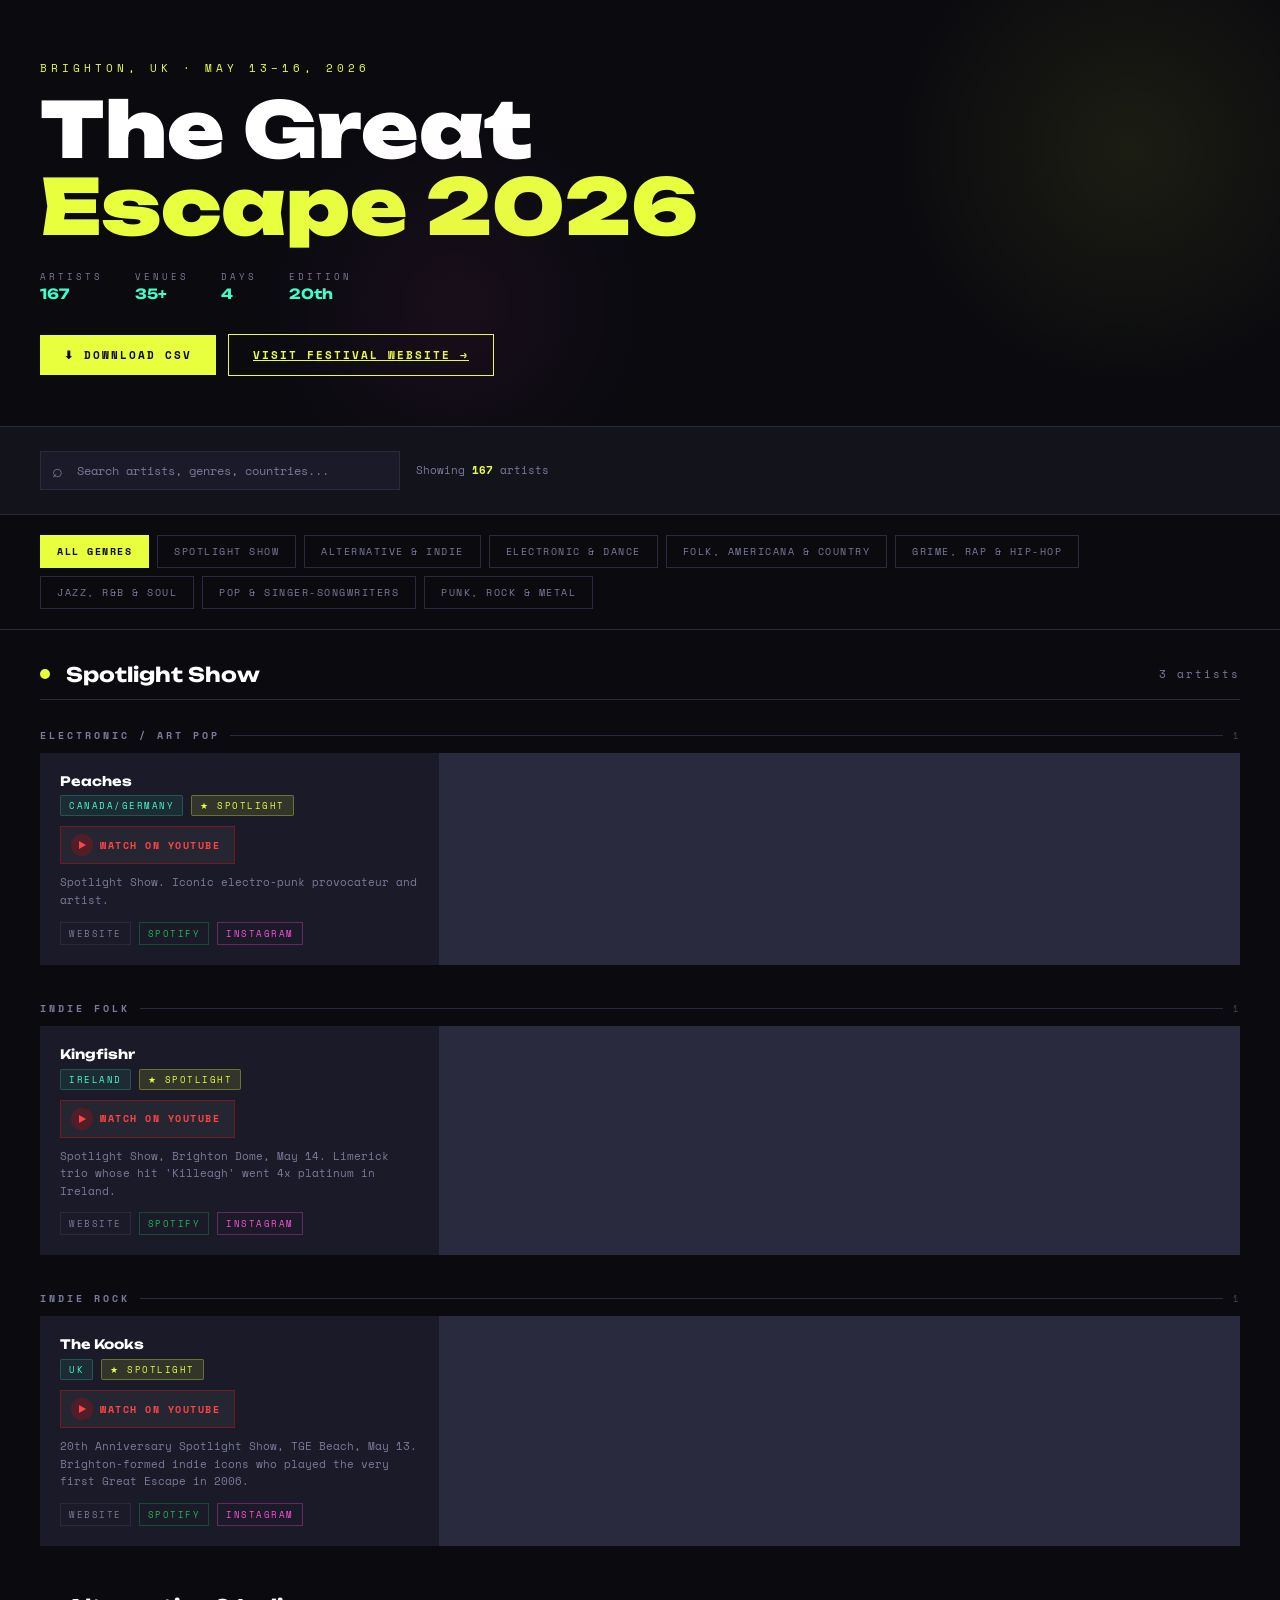
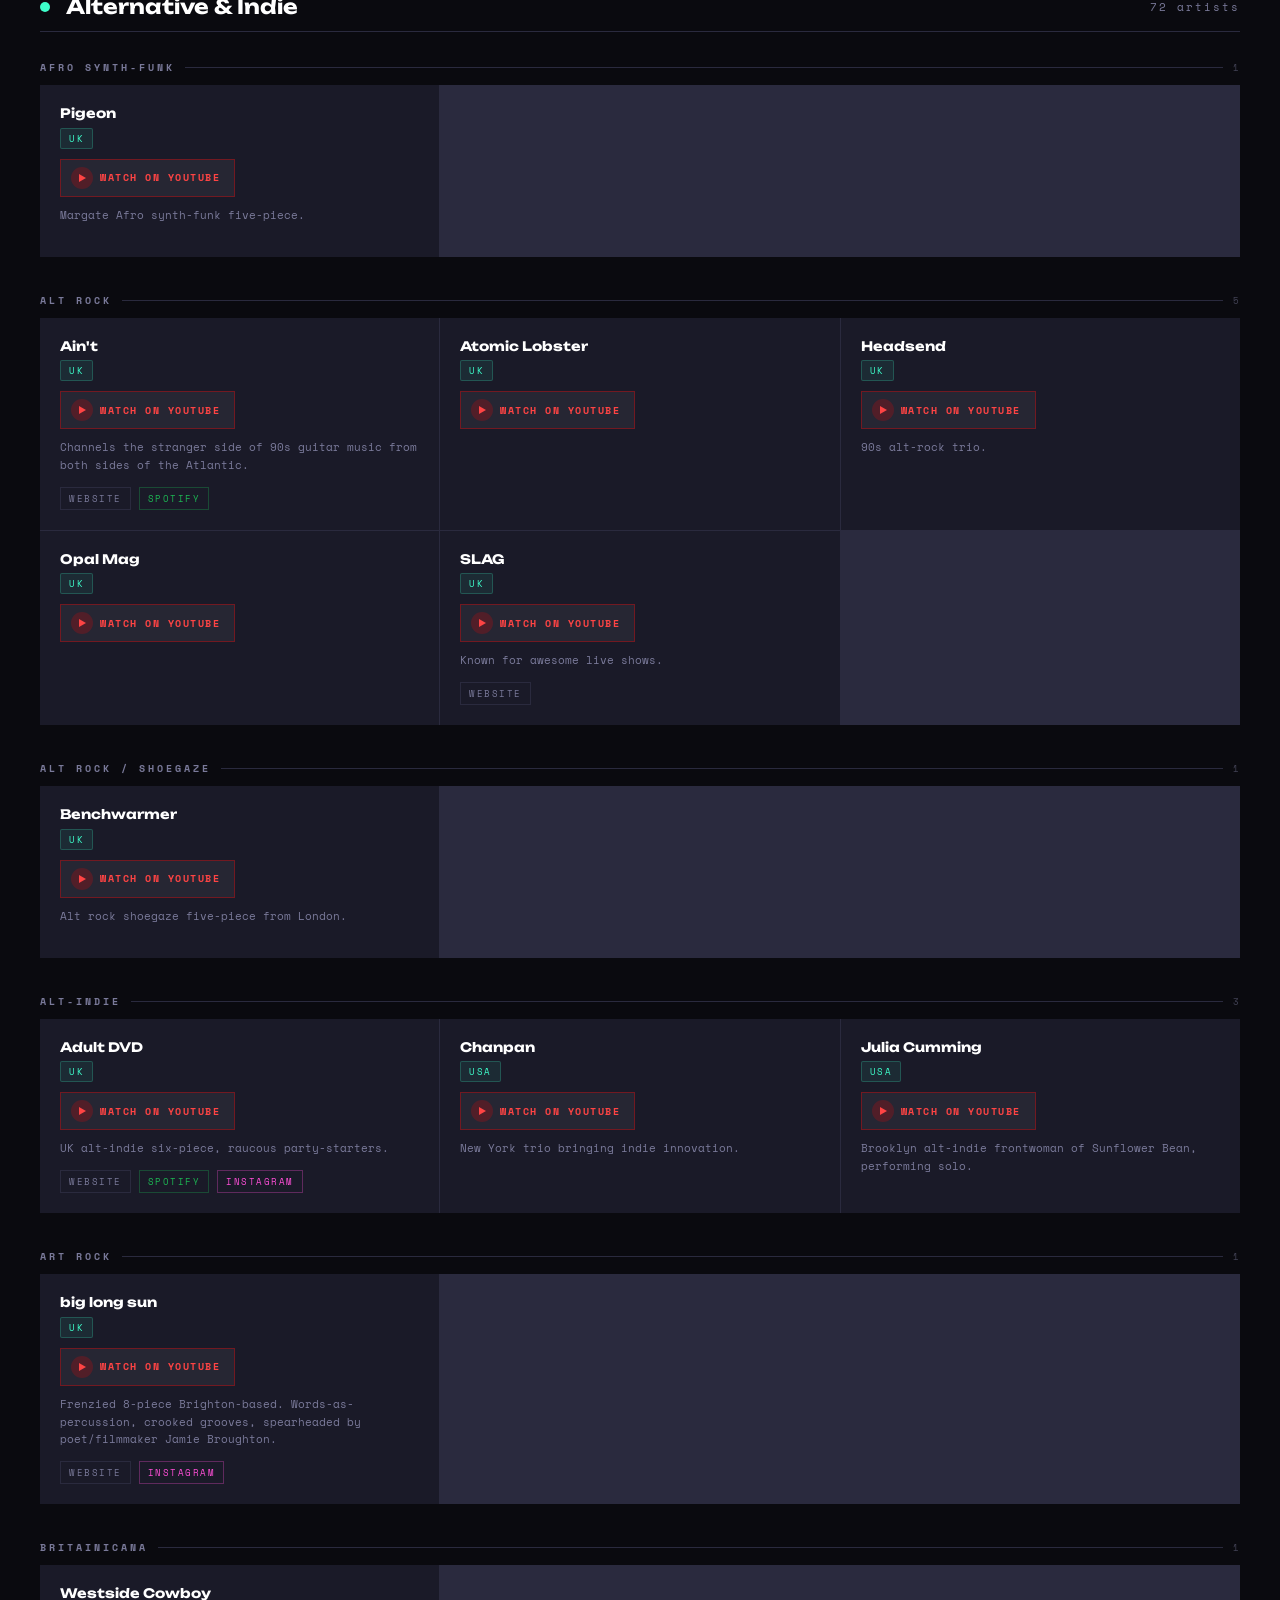
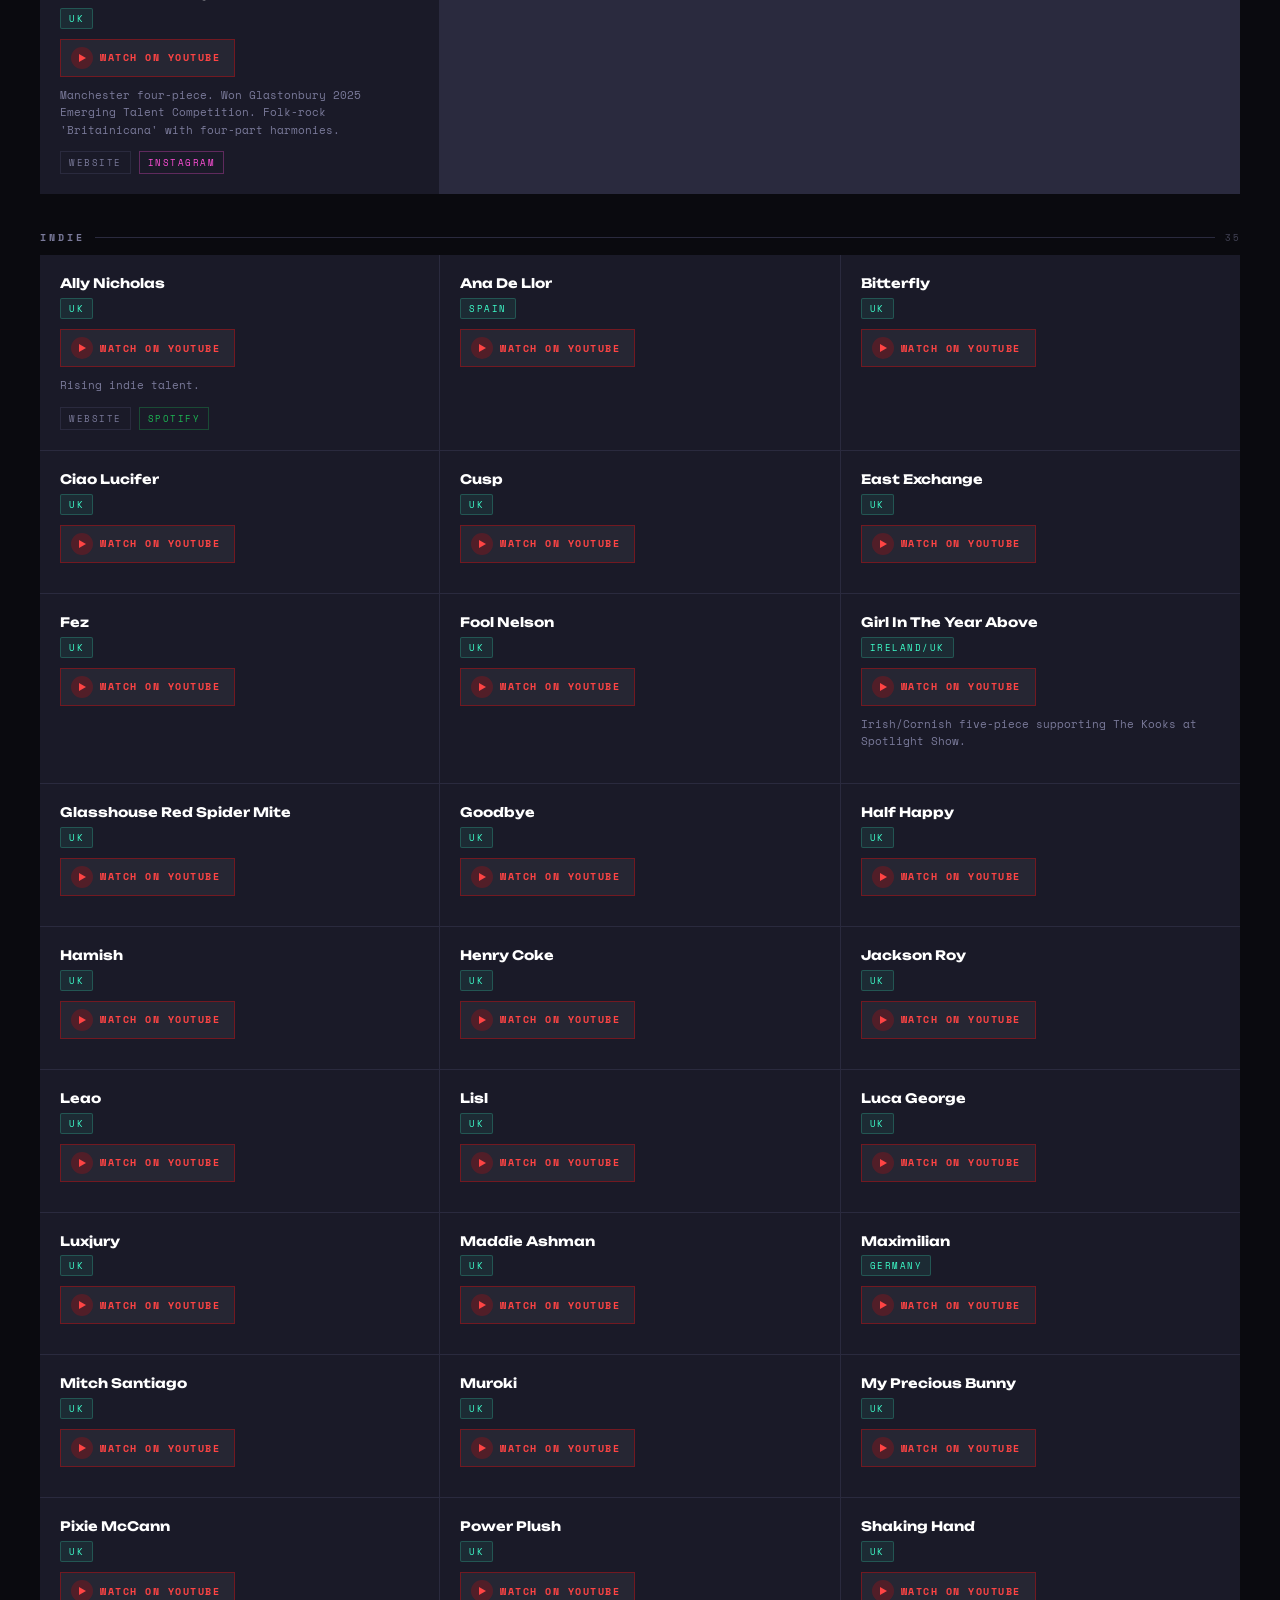
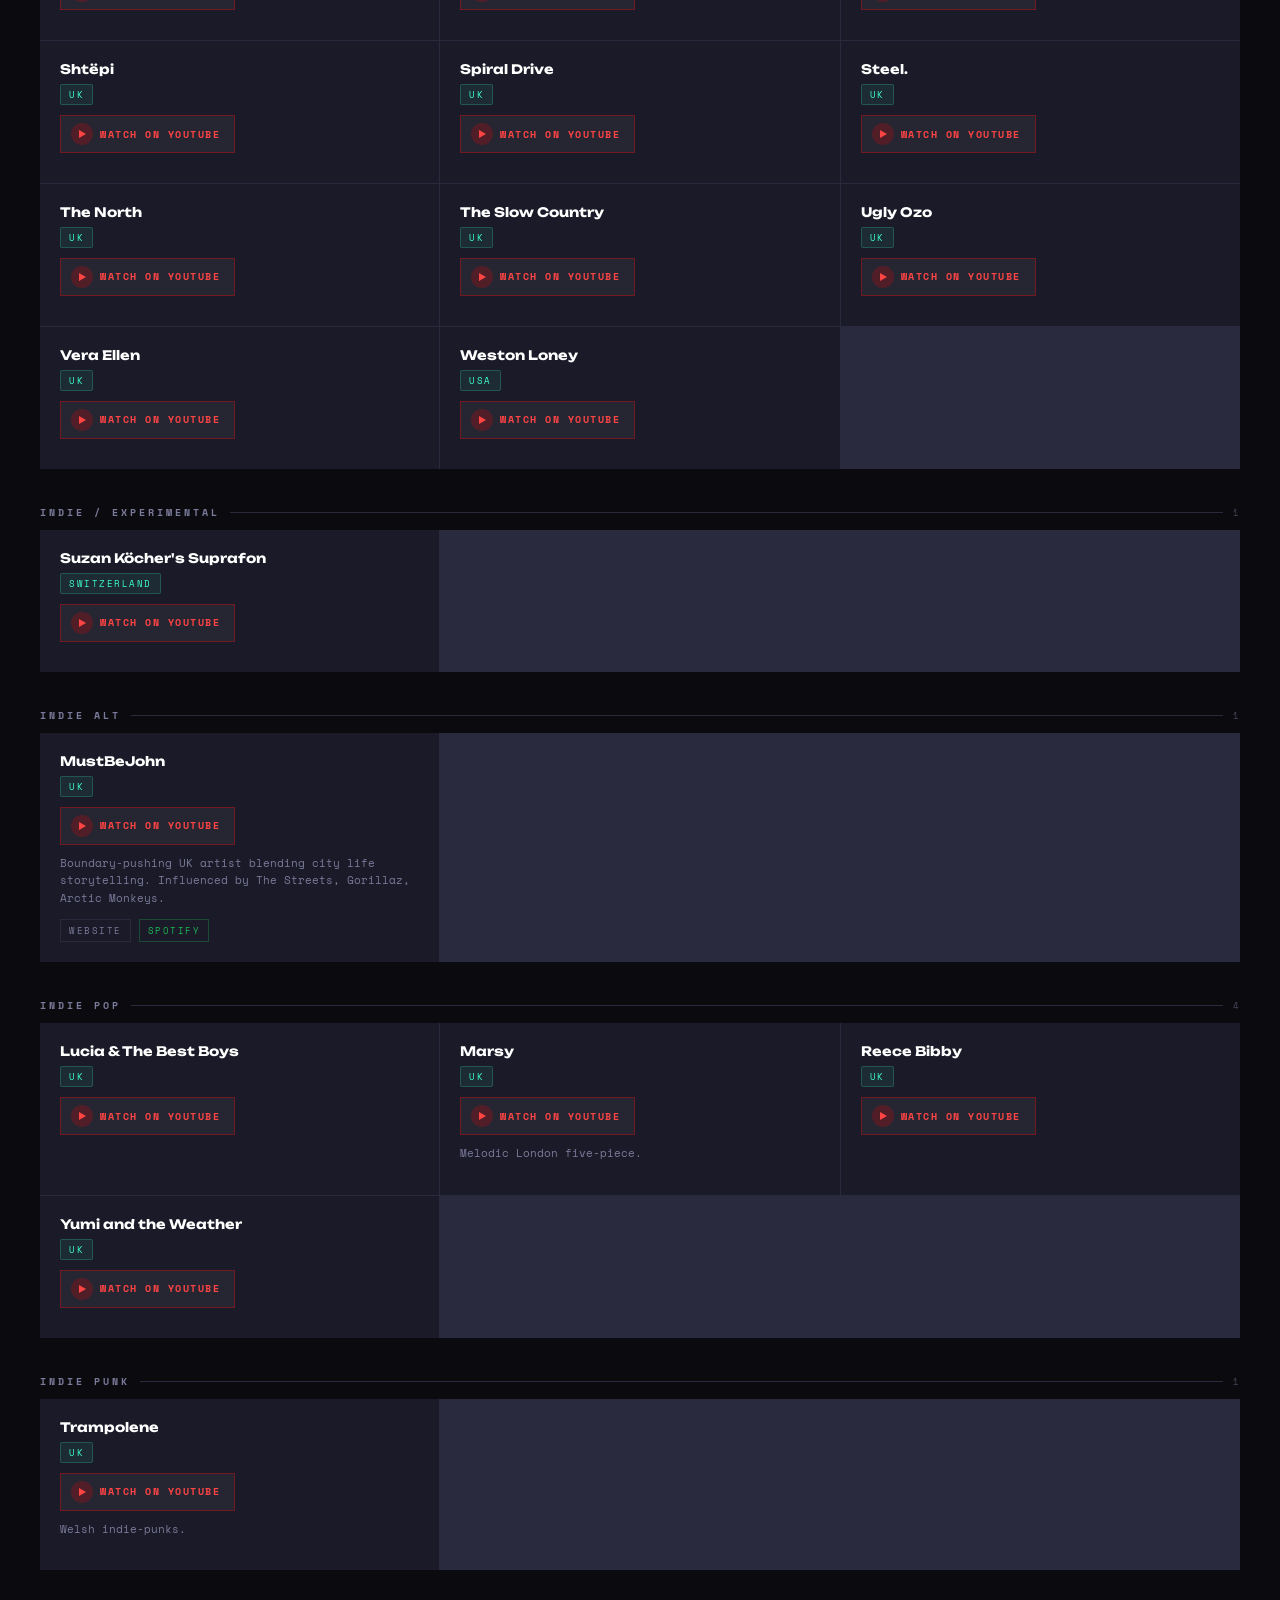
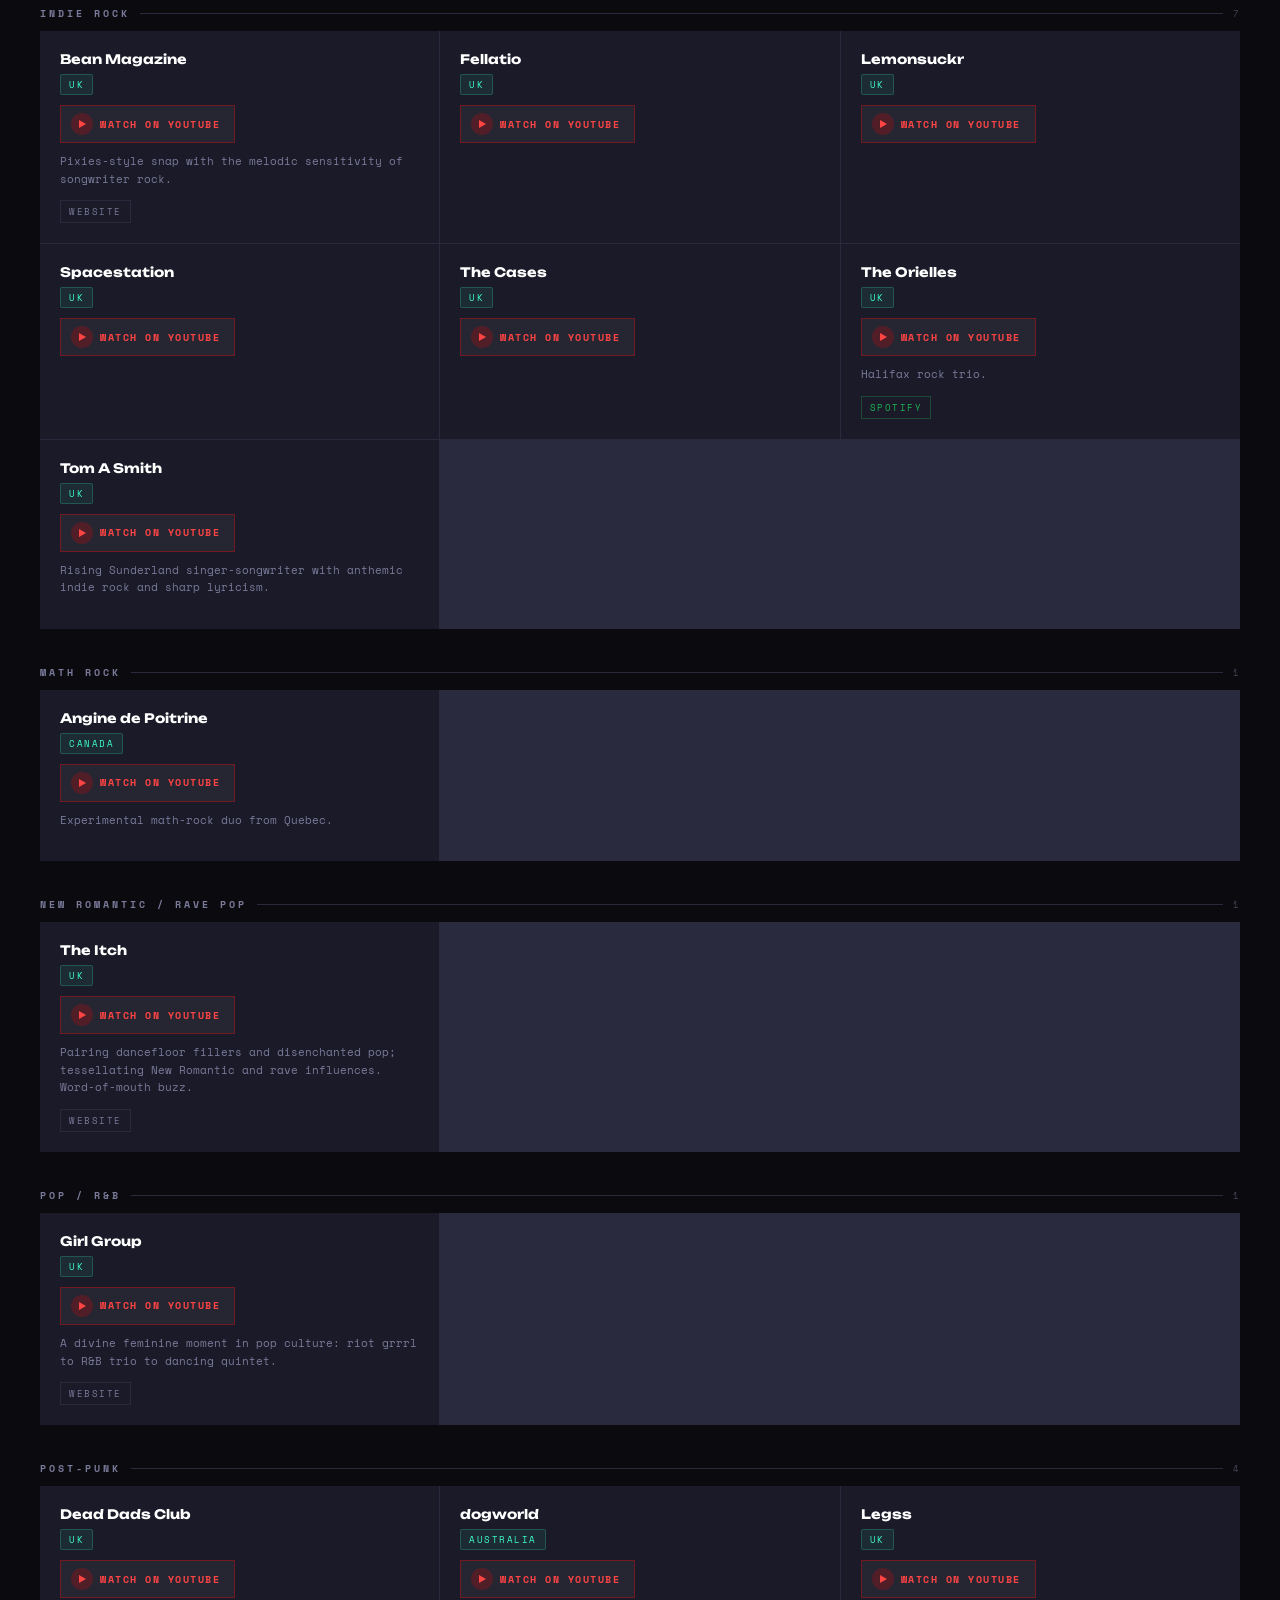
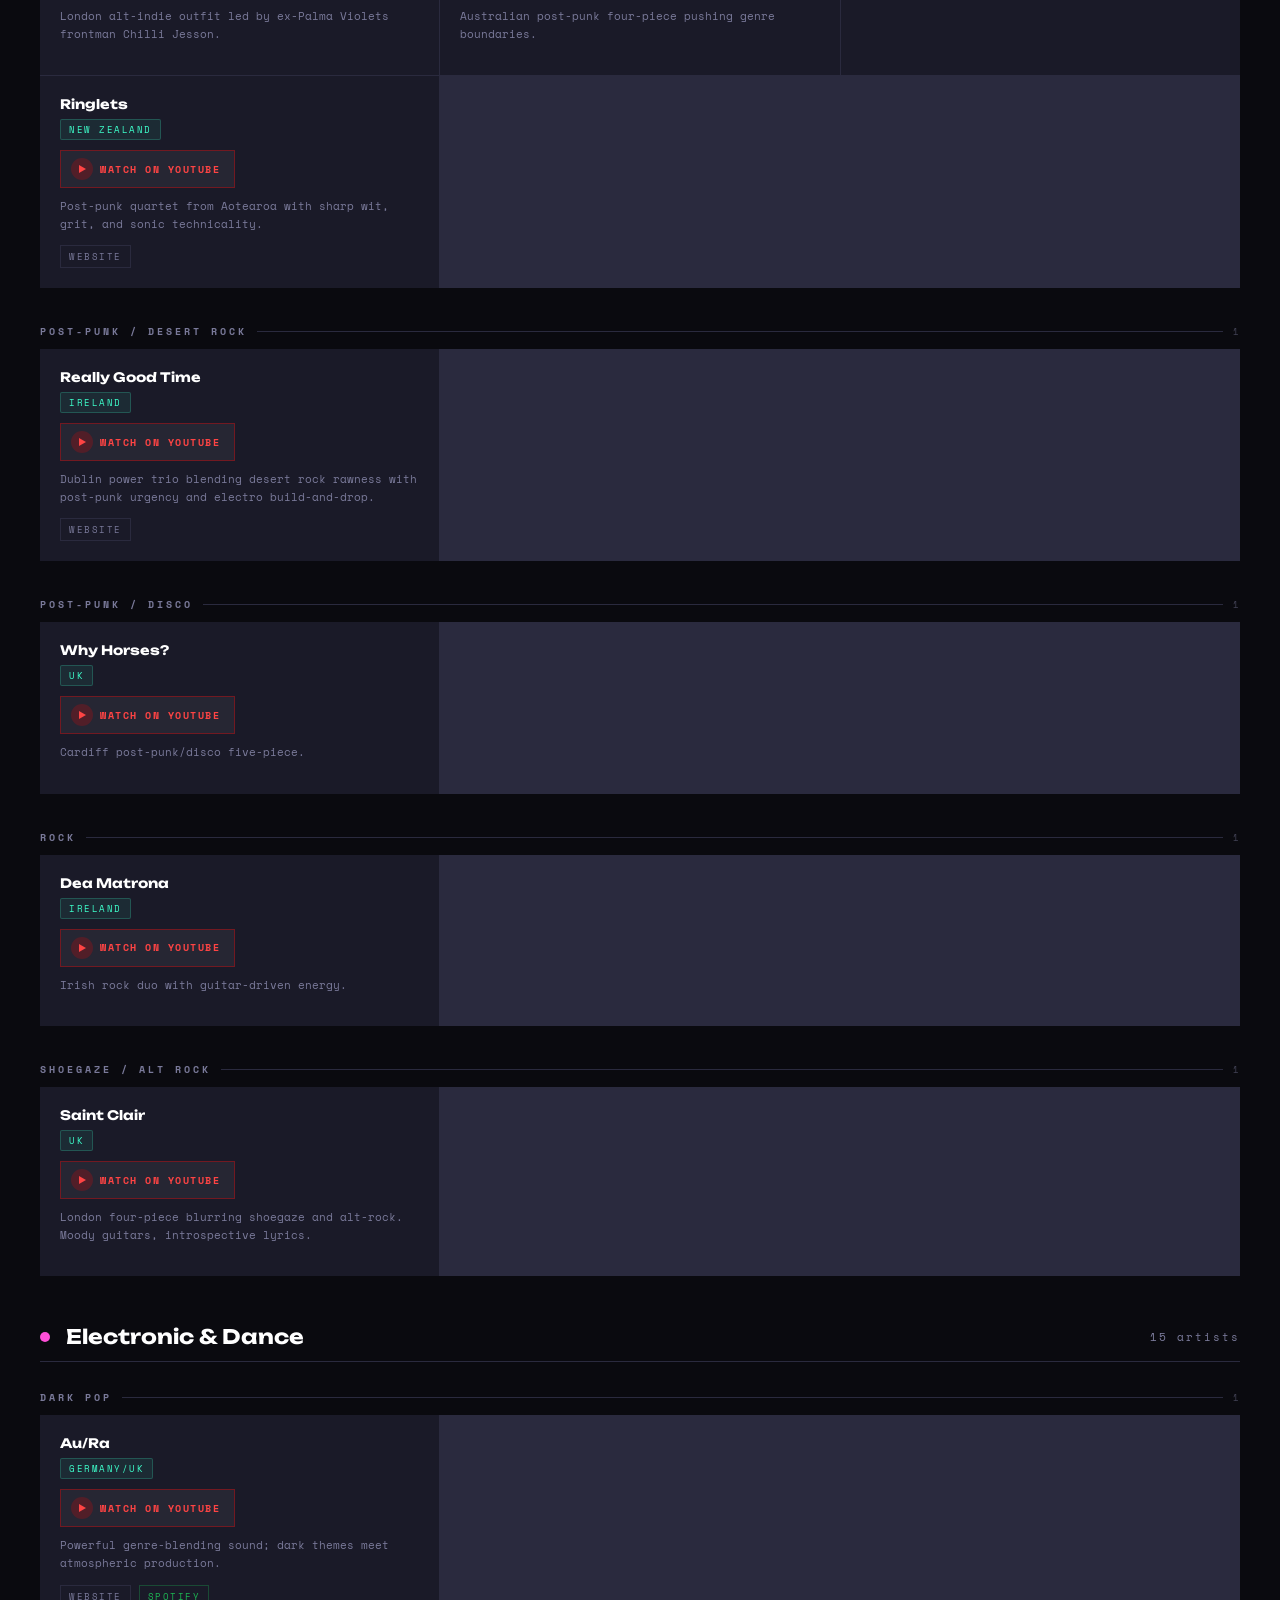
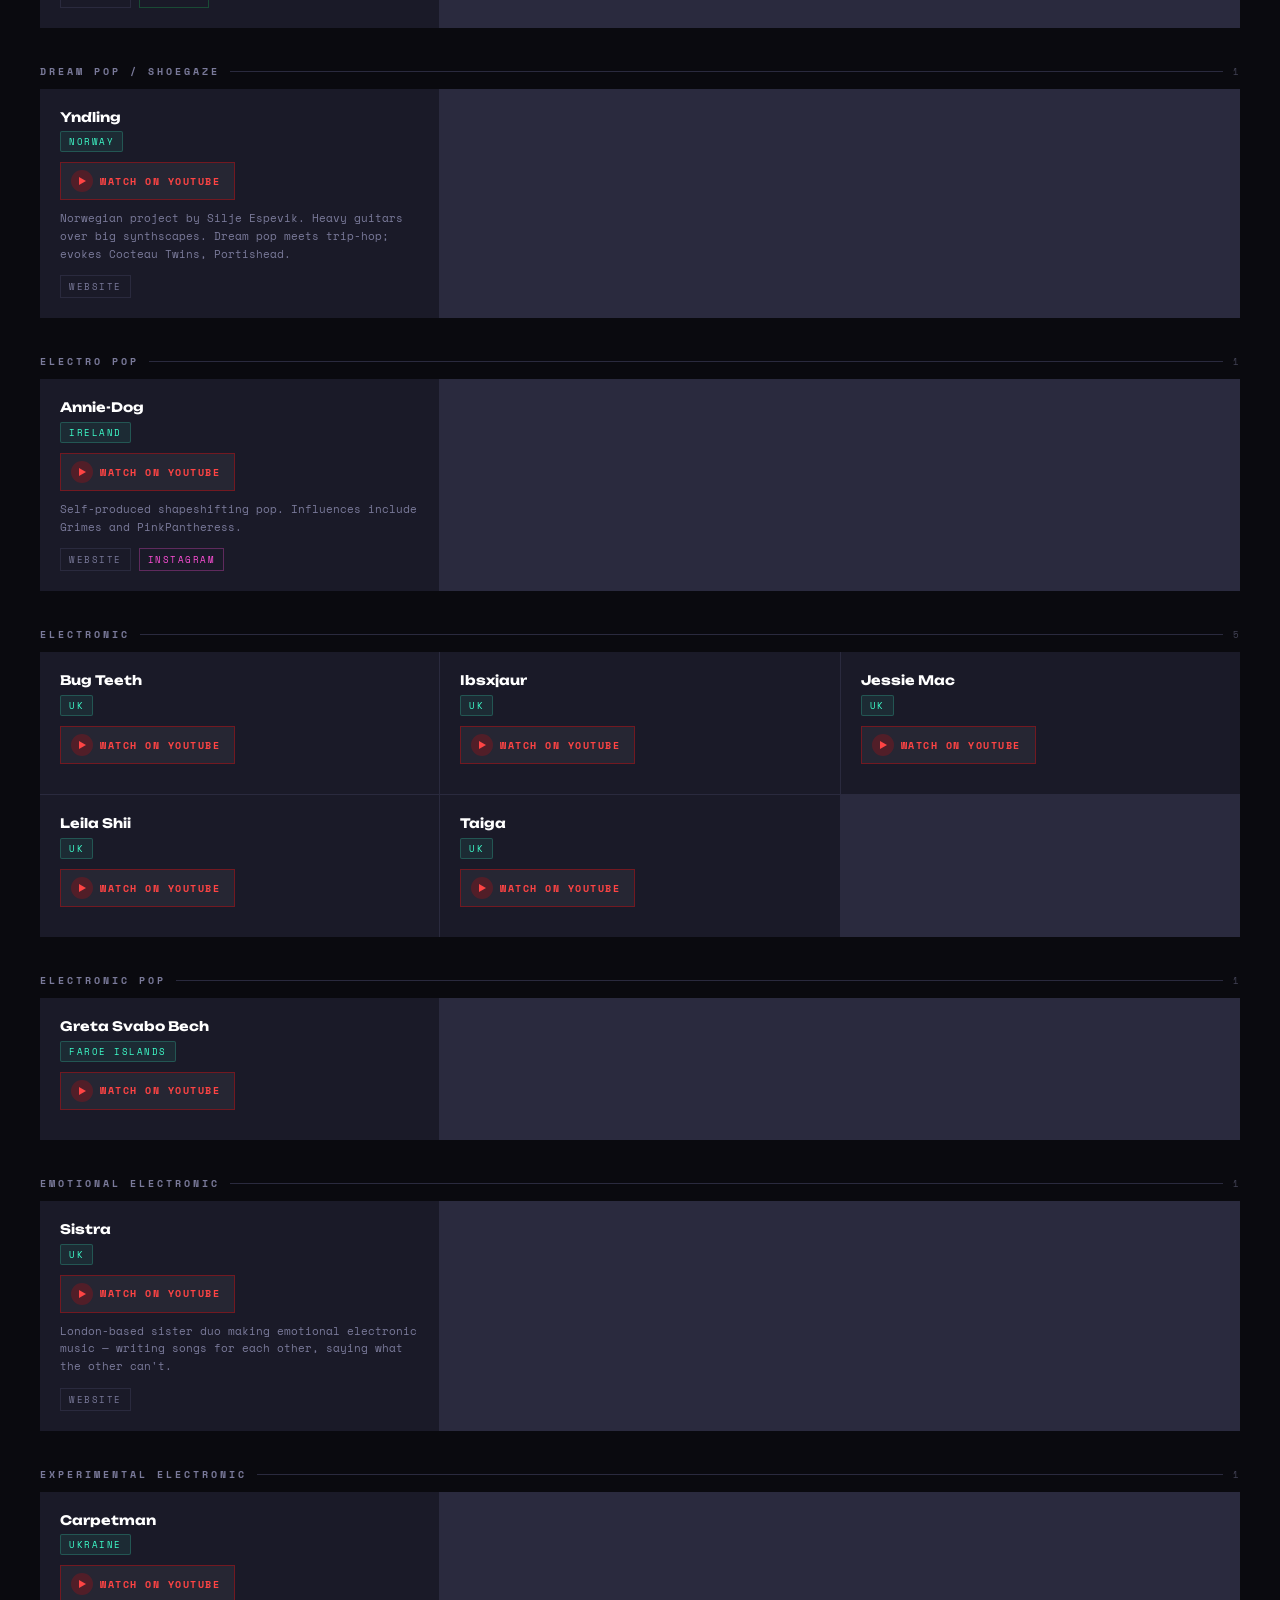
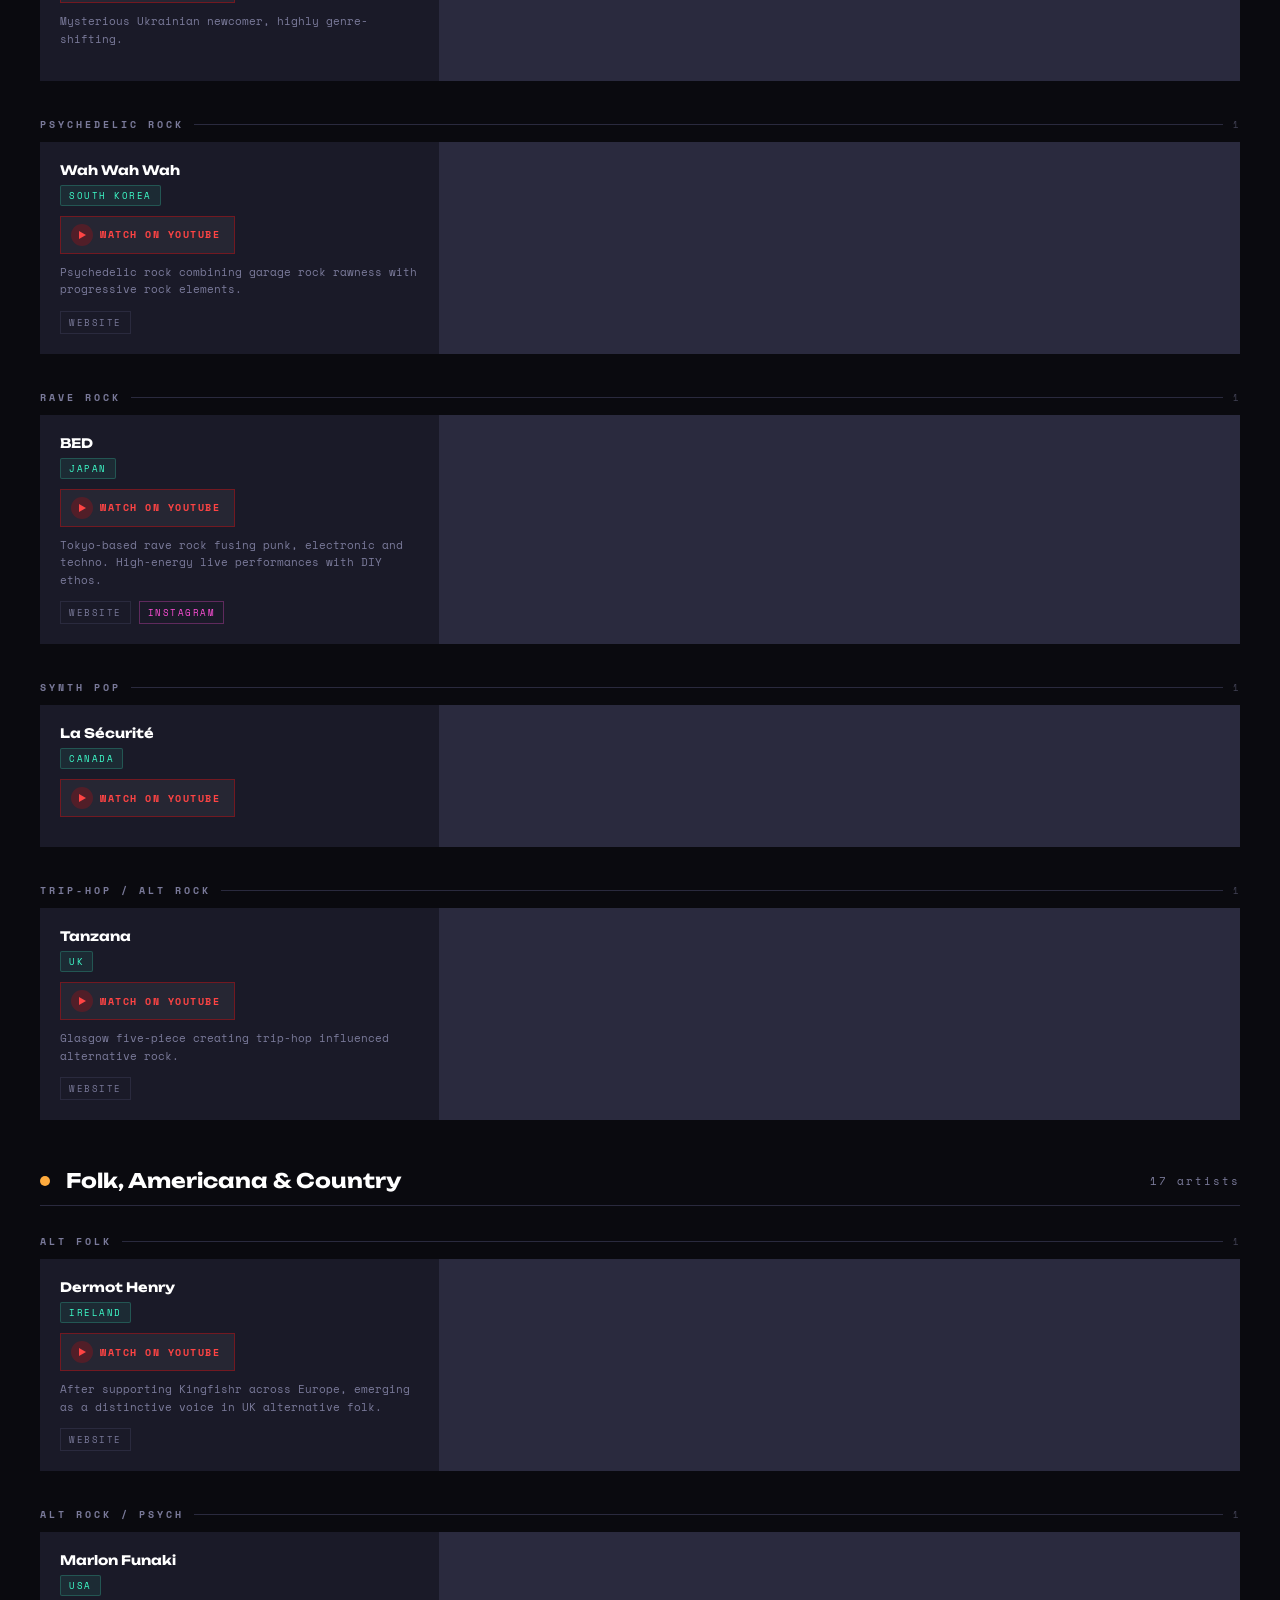
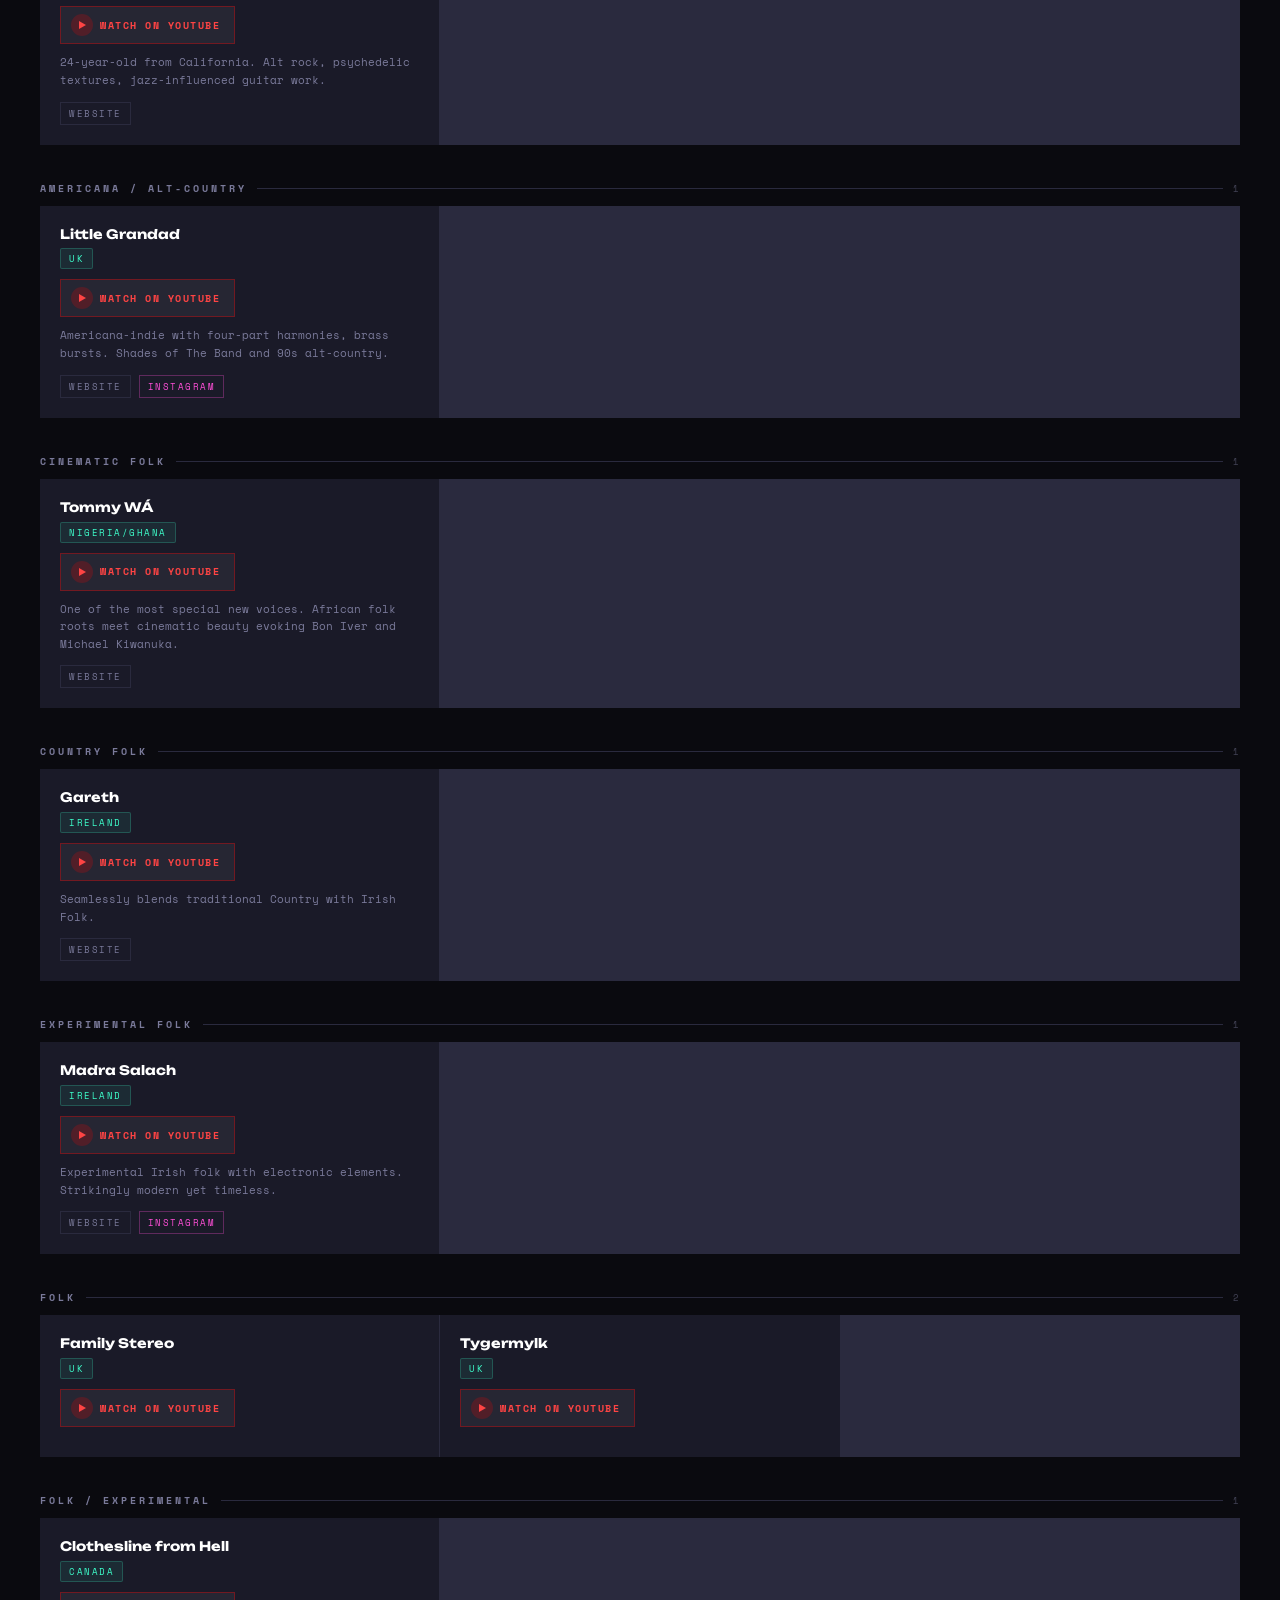
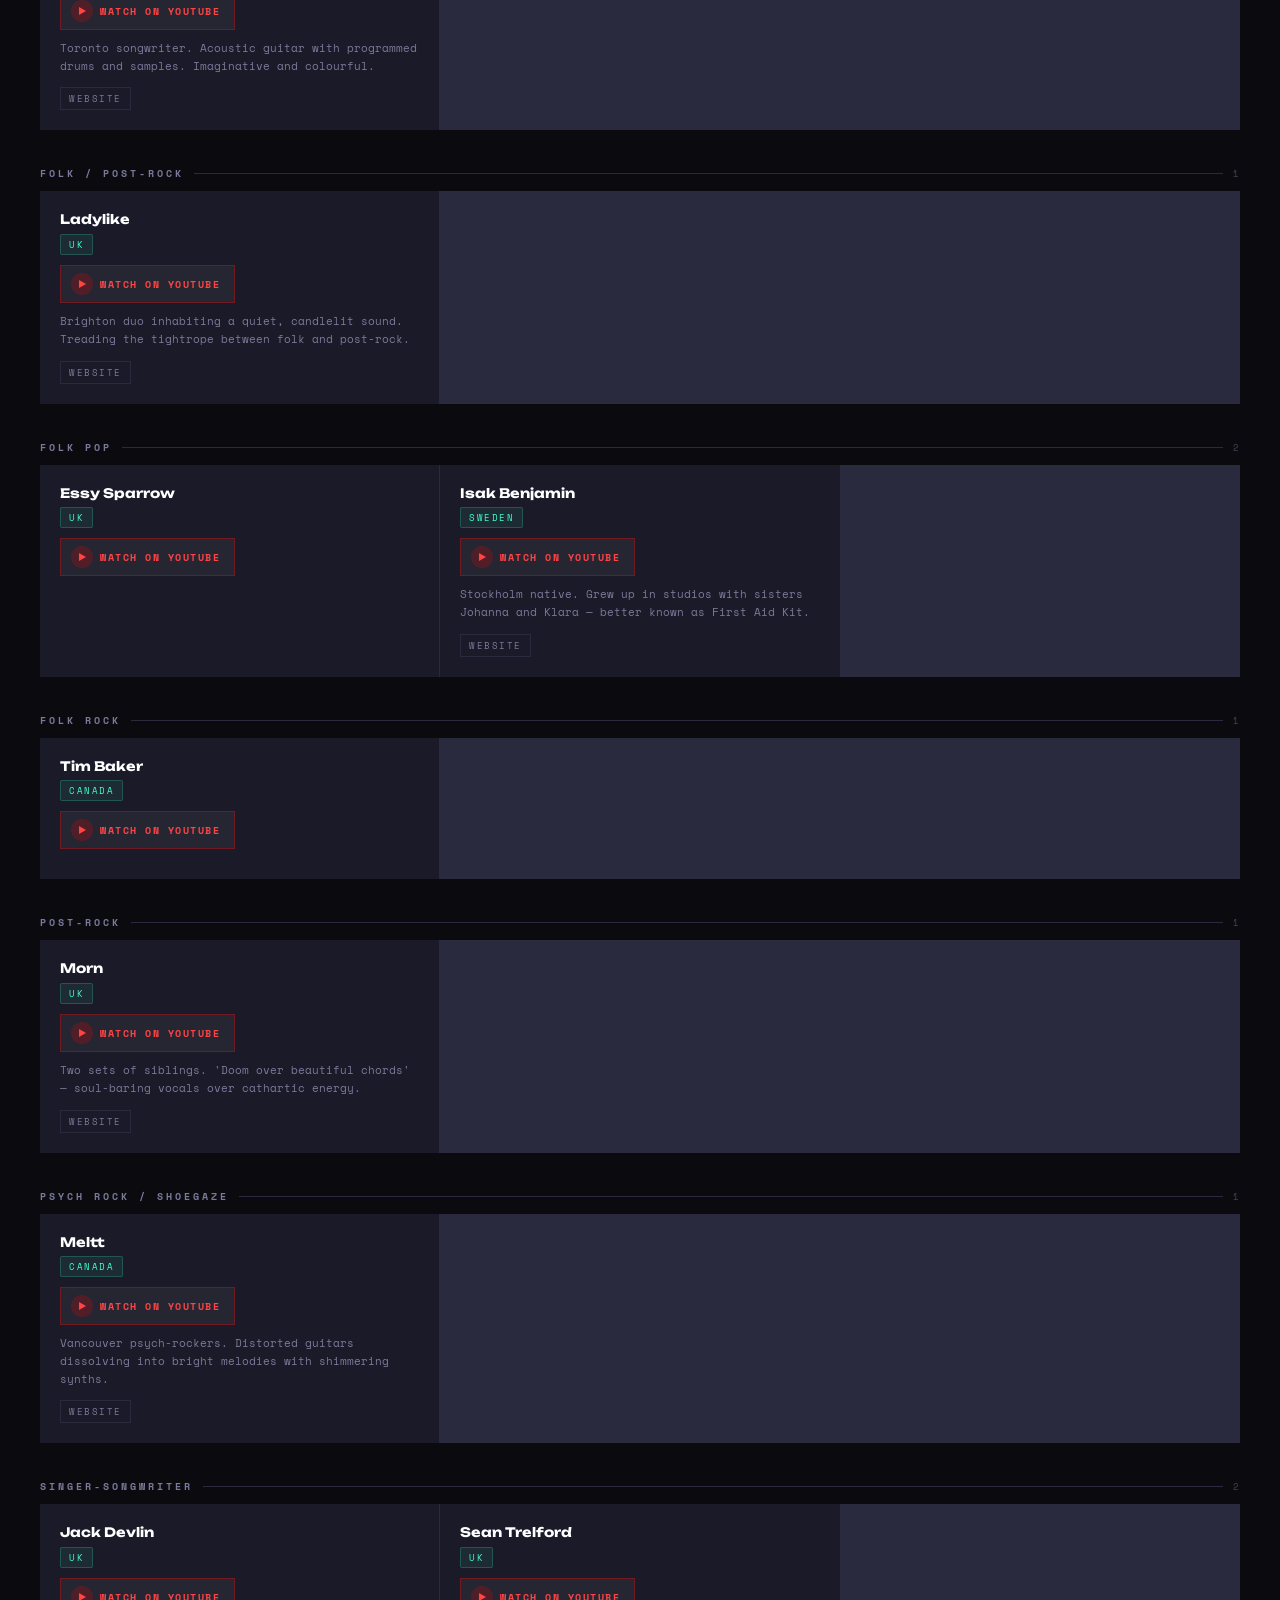
<file: greatescape.html>
<!DOCTYPE html>
<html lang="en">
<head>
<meta charset="UTF-8">
<meta name="viewport" content="width=device-width, initial-scale=1.0">
<title>The Great Escape 2026 — Artist Discovery Guide</title>
<link rel="preconnect" href="https://fonts.googleapis.com">
<link href="https://fonts.googleapis.com/css2?family=Space+Mono:ital,wght@0,400;0,700;1,400&family=Unbounded:wght@400;700;900&display=swap" rel="stylesheet">
<style>
  :root {
    --bg: #0a0a0f;
    --surface: #13131c;
    --card: #1a1a28;
    --accent: #e8ff3e;
    --accent2: #ff4fd8;
    --accent3: #3effcb;
    --text: #e8e8f0;
    --muted: #7a7a9a;
    --border: #2a2a3e;
  }

  * { margin: 0; padding: 0; box-sizing: border-box; }

  body {
    background: var(--bg);
    color: var(--text);
    font-family: 'Space Mono', monospace;
    min-height: 100vh;
    overflow-x: hidden;
  }

  /* HERO */
  .hero {
    position: relative;
    padding: 60px 40px 50px;
    border-bottom: 1px solid var(--border);
    overflow: hidden;
  }

  .hero::before {
    content: '';
    position: absolute;
    top: -100px; right: -100px;
    width: 500px; height: 500px;
    background: radial-gradient(circle, rgba(232,255,62,0.08) 0%, transparent 70%);
    pointer-events: none;
  }

  .hero::after {
    content: '';
    position: absolute;
    bottom: -80px; left: 20%;
    width: 400px; height: 400px;
    background: radial-gradient(circle, rgba(255,79,216,0.06) 0%, transparent 70%);
    pointer-events: none;
  }

  .hero-eyebrow {
    font-family: 'Space Mono', monospace;
    font-size: 11px;
    letter-spacing: 4px;
    text-transform: uppercase;
    color: var(--accent);
    margin-bottom: 16px;
  }

  .hero h1 {
    font-family: 'Unbounded', sans-serif;
    font-weight: 900;
    font-size: clamp(36px, 6vw, 80px);
    line-height: 1;
    color: #fff;
    margin-bottom: 8px;
  }

  .hero h1 span {
    color: var(--accent);
    display: block;
  }

  .hero-meta {
    display: flex;
    gap: 32px;
    margin-top: 24px;
    flex-wrap: wrap;
  }

  .hero-meta-item {
    display: flex;
    flex-direction: column;
    gap: 2px;
  }

  .hero-meta-item .label {
    font-size: 9px;
    letter-spacing: 3px;
    text-transform: uppercase;
    color: var(--muted);
  }

  .hero-meta-item .value {
    font-family: 'Unbounded', sans-serif;
    font-size: 14px;
    font-weight: 700;
    color: var(--accent3);
  }

  .hero-actions {
    display: flex;
    gap: 12px;
    margin-top: 32px;
    flex-wrap: wrap;
    align-items: center;
  }

  .btn-primary {
    background: var(--accent);
    color: #0a0a0f;
    border: none;
    padding: 12px 24px;
    font-family: 'Space Mono', monospace;
    font-size: 11px;
    font-weight: 700;
    letter-spacing: 2px;
    text-transform: uppercase;
    cursor: pointer;
    transition: all 0.2s;
    text-decoration: none;
    display: inline-block;
  }

  .btn-primary:hover { background: #fff; transform: translateY(-1px); }

  .btn-secondary {
    background: transparent;
    color: var(--accent);
    border: 1px solid var(--accent);
    padding: 12px 24px;
    font-family: 'Space Mono', monospace;
    font-size: 11px;
    font-weight: 700;
    letter-spacing: 2px;
    text-transform: uppercase;
    cursor: pointer;
    transition: all 0.2s;
  }

  .btn-secondary:hover { background: rgba(232,255,62,0.1); }

  /* CONTROLS */
  .controls {
    padding: 24px 40px;
    background: var(--surface);
    border-bottom: 1px solid var(--border);
    position: sticky;
    top: 0;
    z-index: 100;
    display: flex;
    gap: 16px;
    align-items: center;
    flex-wrap: wrap;
  }

  .search-wrap {
    position: relative;
    flex: 1;
    min-width: 200px;
    max-width: 360px;
  }

  .search-wrap::before {
    content: '⌕';
    position: absolute;
    left: 12px;
    top: 50%;
    transform: translateY(-50%);
    color: var(--muted);
    font-size: 18px;
  }

  .search-input {
    width: 100%;
    background: var(--card);
    border: 1px solid var(--border);
    color: var(--text);
    padding: 10px 12px 10px 36px;
    font-family: 'Space Mono', monospace;
    font-size: 12px;
    outline: none;
    transition: border-color 0.2s;
  }

  .search-input:focus { border-color: var(--accent); }
  .search-input::placeholder { color: var(--muted); }

  .count-badge {
    font-family: 'Space Mono', monospace;
    font-size: 11px;
    color: var(--muted);
    white-space: nowrap;
  }

  .count-badge span {
    color: var(--accent);
    font-weight: 700;
  }

  /* GENRE TABS */
  .genre-nav {
    padding: 20px 40px;
    display: flex;
    gap: 8px;
    flex-wrap: wrap;
    border-bottom: 1px solid var(--border);
  }

  .genre-tab {
    background: transparent;
    border: 1px solid var(--border);
    color: var(--muted);
    padding: 8px 16px;
    font-family: 'Space Mono', monospace;
    font-size: 10px;
    letter-spacing: 1.5px;
    text-transform: uppercase;
    cursor: pointer;
    transition: all 0.2s;
    white-space: nowrap;
  }

  .genre-tab:hover {
    border-color: var(--accent);
    color: var(--accent);
  }

  .genre-tab.active {
    background: var(--accent);
    border-color: var(--accent);
    color: #0a0a0f;
    font-weight: 700;
  }

  /* MAIN CONTENT */
  .main {
    padding: 32px 40px;
  }

  /* GENRE SECTION */
  .genre-section {
    margin-bottom: 48px;
  }

  .genre-header {
    display: flex;
    align-items: center;
    gap: 16px;
    margin-bottom: 20px;
    padding-bottom: 12px;
    border-bottom: 1px solid var(--border);
  }

  .genre-title {
    font-family: 'Unbounded', sans-serif;
    font-weight: 700;
    font-size: 20px;
    color: #fff;
  }

  .genre-dot {
    width: 10px;
    height: 10px;
    border-radius: 50%;
    flex-shrink: 0;
  }

  .genre-count {
    font-size: 11px;
    color: var(--muted);
    letter-spacing: 2px;
    margin-left: auto;
  }

  /* SUBGENRE GROUPING */
  .subgenre-group {
    margin-bottom: 28px;
  }

  .subgenre-header {
    display: flex;
    align-items: center;
    gap: 10px;
    padding: 8px 0 10px;
    margin-bottom: 0;
  }

  .subgenre-label {
    font-family: 'Space Mono', monospace;
    font-size: 10px;
    font-weight: 700;
    letter-spacing: 3px;
    text-transform: uppercase;
    color: var(--muted);
    white-space: nowrap;
  }

  .subgenre-line {
    flex: 1;
    height: 1px;
    background: var(--border);
  }

  .subgenre-count {
    font-size: 9px;
    letter-spacing: 1.5px;
    color: var(--muted);
    font-family: 'Space Mono', monospace;
    opacity: 0.5;
  }

  /* ARTIST GRID */
  .artist-grid {
    display: grid;
    grid-template-columns: repeat(auto-fill, minmax(300px, 1fr));
    gap: 1px;
    background: var(--border);
  }

  .artist-card {
    background: var(--card);
    padding: 20px;
    transition: background 0.2s;
    position: relative;
    overflow: hidden;
  }

  .artist-card:hover {
    background: #1e1e30;
  }

  .artist-card::before {
    content: '';
    position: absolute;
    top: 0; left: 0;
    width: 3px; height: 100%;
    background: var(--dot-color, var(--accent));
    opacity: 0;
    transition: opacity 0.2s;
  }

  .artist-card:hover::before { opacity: 1; }

  .artist-name {
    font-family: 'Unbounded', sans-serif;
    font-weight: 700;
    font-size: 13px;
    color: #fff;
    margin-bottom: 6px;
    line-height: 1.3;
  }

  .artist-meta {
    display: flex;
    gap: 8px;
    flex-wrap: wrap;
    margin-bottom: 10px;
  }

  .tag {
    font-size: 9px;
    letter-spacing: 1.5px;
    text-transform: uppercase;
    padding: 3px 8px;
    border-radius: 2px;
  }

  .tag-subgenre {
    background: rgba(255,255,255,0.06);
    color: var(--muted);
    border: 1px solid var(--border);
  }

  .tag-country {
    background: rgba(62,255,203,0.08);
    color: var(--accent3);
    border: 1px solid rgba(62,255,203,0.2);
  }

  .tag-spotlight {
    background: rgba(232,255,62,0.12);
    color: var(--accent);
    border: 1px solid rgba(232,255,62,0.3);
  }

  .artist-notes {
    font-size: 11px;
    color: var(--muted);
    line-height: 1.6;
    margin-bottom: 12px;
  }

  .artist-links {
    display: flex;
    gap: 8px;
    flex-wrap: wrap;
  }

  .artist-link {
    font-size: 9px;
    letter-spacing: 1.5px;
    text-transform: uppercase;
    color: var(--muted);
    text-decoration: none;
    border: 1px solid var(--border);
    padding: 4px 8px;
    transition: all 0.15s;
  }

  .artist-link:hover {
    color: var(--accent);
    border-color: var(--accent);
  }

  .artist-link.spotify { color: #1db954; border-color: rgba(29,185,84,0.3); }
  .artist-link.spotify:hover { background: rgba(29,185,84,0.1); }
  .artist-link.instagram { color: var(--accent2); border-color: rgba(255,79,216,0.3); }
  .artist-link.instagram:hover { background: rgba(255,79,216,0.1); }

  /* PLAY BUTTON */
  .play-btn {
    display: inline-flex;
    align-items: center;
    gap: 7px;
    background: rgba(255,255,255,0.05);
    border: 1px solid rgba(255,255,255,0.12);
    color: #fff;
    padding: 7px 14px 7px 10px;
    font-family: 'Space Mono', monospace;
    font-size: 10px;
    font-weight: 700;
    letter-spacing: 1.5px;
    text-transform: uppercase;
    cursor: pointer;
    text-decoration: none;
    transition: all 0.2s;
    margin-bottom: 10px;
  }

  .play-btn:hover {
    background: rgba(255,255,255,0.12);
    border-color: rgba(255,255,255,0.3);
    transform: scale(1.02);
  }

  .play-btn.yt { border-color: rgba(255,0,0,0.35); color: #ff4444; }
  .play-btn.yt:hover { background: rgba(255,0,0,0.1); border-color: #ff4444; }
  .play-btn.sp { border-color: rgba(29,185,84,0.35); color: #1db954; }
  .play-btn.sp:hover { background: rgba(29,185,84,0.1); border-color: #1db954; }

  .play-icon {
    width: 22px;
    height: 22px;
    border-radius: 50%;
    display: flex;
    align-items: center;
    justify-content: center;
    flex-shrink: 0;
  }

  .play-btn.yt .play-icon { background: rgba(255,0,0,0.2); }
  .play-btn.sp .play-icon { background: rgba(29,185,84,0.2); }

  .play-icon svg { width: 10px; height: 10px; }

  /* LOADING STATE */
  .loading-state {
    text-align: center;
    padding: 80px 40px;
    color: var(--muted);
  }

  .loader-ring {
    width: 40px;
    height: 40px;
    border: 3px solid var(--border);
    border-top-color: var(--accent);
    border-radius: 50%;
    animation: spin 0.8s linear infinite;
    margin: 0 auto 20px;
  }

  @keyframes spin { to { transform: rotate(360deg); } }

  .error-state {
    text-align: center;
    padding: 80px 40px;
    color: var(--muted);
  }

  .error-state .big {
    font-size: 48px;
    margin-bottom: 16px;
    opacity: 0.4;
    color: #ff6b6b;
  }

  .error-state .error-msg {
    font-size: 11px;
    color: #ff6b6b;
    margin-top: 8px;
    font-family: 'Space Mono', monospace;
  }

  .error-state code {
    background: rgba(255,255,255,0.06);
    padding: 2px 6px;
    font-family: 'Space Mono', monospace;
    font-size: 11px;
  }

  /* EMPTY STATE */
  .empty-state {
    text-align: center;
    padding: 80px 40px;
    color: var(--muted);
  }

  .empty-state .big {
    font-family: 'Unbounded', sans-serif;
    font-size: 48px;
    margin-bottom: 16px;
    opacity: 0.3;
  }

  /* FOOTER */
  .footer {
    padding: 32px 40px;
    border-top: 1px solid var(--border);
    display: flex;
    gap: 24px;
    align-items: center;
    flex-wrap: wrap;
  }

  .footer-note {
    font-size: 11px;
    color: var(--muted);
    line-height: 1.6;
    flex: 1;
  }

  .footer-note a { color: var(--accent3); text-decoration: none; }

  /* HIDDEN */
  .hidden { display: none !important; }

  @media (max-width: 640px) {
    .hero, .controls, .genre-nav, .main, .footer { padding-left: 20px; padding-right: 20px; }
    .hero h1 { font-size: 32px; }
    .artist-grid { grid-template-columns: 1fr; }
  }
</style>
</head>
<body>

<header class="hero">
  <div class="hero-eyebrow">Brighton, UK · May 13–16, 2026</div>
  <h1>The Great<span>Escape 2026</span></h1>
  <div class="hero-meta">
    <div class="hero-meta-item">
      <span class="label">Artists</span>
      <span class="value" id="total-count">150+</span>
    </div>
    <div class="hero-meta-item">
      <span class="label">Venues</span>
      <span class="value">35+</span>
    </div>
    <div class="hero-meta-item">
      <span class="label">Days</span>
      <span class="value">4</span>
    </div>
    <div class="hero-meta-item">
      <span class="label">Edition</span>
      <span class="value">20th</span>
    </div>
  </div>
  <div class="hero-actions">
    <button class="btn-primary" onclick="downloadCSV()">⬇ Download CSV</button>
    <a class="btn-secondary" href="https://greatescapefestival.com/" target="_blank">Visit Festival website →</a>
  </div>
</header>

<div class="controls">
  <div class="search-wrap">
    <input type="text" class="search-input" id="search" placeholder="Search artists, genres, countries..." oninput="filterArtists()">
  </div>
  <div class="count-badge">Showing <span id="visible-count">0</span> artists</div>
</div>

<nav class="genre-nav" id="genre-nav">
  <button class="genre-tab active" onclick="filterGenre('all', this)">All Genres</button>
</nav>

<main class="main" id="main-content">
  <div id="loading-state" class="loading-state">
    <div class="loader-ring"></div>
    <p>Loading artists from CSV…</p>
  </div>
  <div id="error-state" class="error-state hidden">
    <div class="big">✕</div>
    <p>Failed to load artist data.</p>
    <p class="error-msg"></p>
    <p style="margin-top:12px;font-size:11px;color:var(--muted)">Make sure <code>great-escape-2026-artists.csv</code> is in the same folder as this HTML file and you're serving from a web server (not file://).</p>
  </div>
  <div id="empty-state" class="empty-state hidden">
    <div class="big">◯</div>
    <p>No artists match your search.</p>
  </div>
</main>

<footer class="footer">
  <div class="footer-note">
    Data sourced from official announcements as of March 2026. The full 450+ artist lineup is still being revealed — check <a href="https://greatescapefestival.com/line-up/" target="_blank">greatescapefestival.com</a> for updates. Links open in new tab. CSV includes all listed artists with available metadata.
  </div>
</footer>

<script>
// ============================================================
// HELPERS — build play URL (YouTube search or Spotify artist page)
// ============================================================
function playURL(a) {
  if (a.youtube) return { url: a.youtube, type: 'yt', label: 'Watch on YouTube' };
  if (a.spotifyArtist) return { url: `https://open.spotify.com/artist/${a.spotifyArtist}`, type: 'sp', label: 'Play on Spotify' };
  // fallback: YouTube search
  const q = encodeURIComponent(a.name + ' music');
  return { url: `https://www.youtube.com/results?search_query=${q}`, type: 'yt', label: 'Search YouTube' };
}

// ============================================================
// ARTIST DATA — compiled from official TGE 2026 announcements
// ============================================================
// ============================================================
// ARTIST DATA — loaded from external CSV at runtime
// ============================================================
let artists = [];

// ---- RFC-4180 CSV parser ----
function parseCSV(text) {
  const rows = [];
  let field = '', row = [], inQuotes = false;
  for (let i = 0; i < text.length; i++) {
    const ch = text[i], next = text[i + 1];
    if (inQuotes) {
      if (ch === '"' && next === '"') { field += '"'; i++; }
      else if (ch === '"') { inQuotes = false; }
      else { field += ch; }
    } else {
      if (ch === '"') { inQuotes = true; }
      else if (ch === ',') { row.push(field.trim()); field = ''; }
      else if (ch === '\n' || (ch === '\r' && next === '\n')) {
        if (ch === '\r') i++;
        row.push(field.trim()); field = '';
        if (row.some(c => c !== '')) rows.push(row);
        row = [];
      } else { field += ch; }
    }
  }
  row.push(field.trim());
  if (row.some(c => c !== '')) rows.push(row);
  return rows;
}

// ---- Map a CSV row to the artist object the page expects ----
// Columns: Artist Name, Genre, Sub-Genre, Country, Website, Spotify, YouTube, Instagram, Notes
function rowToArtist(headers, row) {
  const get = col => (row[headers.indexOf(col)] || '').trim();
  const spotifyRaw = get('Spotify');
  const spotifyArtist = spotifyRaw
    ? (spotifyRaw.includes('spotify.com/artist/')
        ? spotifyRaw.split('/artist/')[1].split('?')[0]
        : spotifyRaw)
    : '';
  return {
    name:          get('Artist Name'),
    genre:         get('Genre'),
    subgenre:      get('Sub-Genre'),
    country:       get('Country'),
    website:       get('Website'),
    spotifyArtist: spotifyArtist,
    youtube:       get('YouTube'),
    instagram:     get('Instagram'),
    notes:         get('Notes'),
  };
}

// ---- Fetch CSV, parse, then boot the UI ----
async function loadData() {
  const loadingEl = document.getElementById('loading-state');
  const errorEl   = document.getElementById('error-state');
  try {
    const res = await fetch('great-escape-2026-artists.csv?v=' + Date.now());
    if (!res.ok) throw new Error('Could not load CSV (HTTP ' + res.status + ')');
    const text = await res.text();
    const rows = parseCSV(text);
    if (rows.length < 2) throw new Error('CSV appears to be empty');
    // Strip BOM if present on first header
    const headers = rows[0].map((h, i) => i === 0 ? h.replace(/^\uFEFF/, '') : h);
    artists = rows.slice(1)
      .map(row => rowToArtist(headers, row))
      .filter(a => a.name);
    loadingEl.classList.add('hidden');
    document.getElementById('total-count').textContent = artists.length;
    buildGenreTabs();
    renderArtists();
  } catch (err) {
    loadingEl.classList.add('hidden');
    errorEl.classList.remove('hidden');
    errorEl.querySelector('.error-msg').textContent = String(err.message);
  }
}

// ============================================================
// GENRE COLORS
// ============================================================
const genreColors = {
  "Spotlight Show": "#e8ff3e",
  "Alternative & Indie": "#3effcb",
  "Electronic & Dance": "#ff4fd8",
  "Folk, Americana & Country": "#ffab3e",
  "Grime, Rap & Hip-Hop": "#ff6b6b",
  "Jazz, R&B & Soul": "#b8a9ff",
  "Pop & Singer-Songwriters": "#ff9ef5",
  "Punk, Rock & Metal": "#ff5f3e",
};

// ============================================================
// STATE
// ============================================================
let activeGenre = 'all';
let searchQuery = '';

function getGenres() {
  const genres = ['all'];
  const seen = new Set();
  artists.forEach(a => {
    if (!seen.has(a.genre)) {
      seen.add(a.genre);
      genres.push(a.genre);
    }
  });
  return genres;
}

function buildGenreTabs() {
  const nav = document.getElementById('genre-nav');
  const genres = getGenres();
  nav.innerHTML = '';
  genres.forEach(g => {
    const btn = document.createElement('button');
    btn.className = 'genre-tab' + (g === 'all' ? ' active' : '');
    btn.textContent = g === 'all' ? 'All Genres' : g;
    btn.onclick = () => filterGenre(g, btn);
    nav.appendChild(btn);
  });
}

function filterGenre(genre, btn) {
  activeGenre = genre;
  document.querySelectorAll('.genre-tab').forEach(t => t.classList.remove('active'));
  btn.classList.add('active');
  renderArtists();
}

function filterArtists() {
  searchQuery = document.getElementById('search').value.toLowerCase();
  renderArtists();
}

function getVisibleArtists() {
  return artists.filter(a => {
    const matchesGenre = activeGenre === 'all' || a.genre === activeGenre;
    const q = searchQuery;
    const matchesSearch = !q || 
      a.name.toLowerCase().includes(q) ||
      a.genre.toLowerCase().includes(q) ||
      a.subgenre.toLowerCase().includes(q) ||
      a.country.toLowerCase().includes(q) ||
      a.notes.toLowerCase().includes(q);
    return matchesGenre && matchesSearch;
  });
}

function groupByGenre(list) {
  const groups = {};
  list.forEach(a => {
    if (!groups[a.genre]) groups[a.genre] = [];
    groups[a.genre].push(a);
  });
  return groups;
}

function renderArtists() {
  const main = document.getElementById('main-content');
  const emptyState = document.getElementById('empty-state');
  const visible = getVisibleArtists();
  document.getElementById('visible-count').textContent = visible.length;

  // Clear existing sections
  const existing = main.querySelectorAll('.genre-section');
  existing.forEach(e => e.remove());

  if (visible.length === 0) {
    emptyState.classList.remove('hidden');
    return;
  }
  emptyState.classList.add('hidden');

  const groups = groupByGenre(visible);
  
  Object.entries(groups).forEach(([genre, gArtists]) => {
    const color = genreColors[genre] || '#e8ff3e';
    const section = document.createElement('div');
    section.className = 'genre-section';

    const header = document.createElement('div');
    header.className = 'genre-header';
    header.innerHTML = `
      <div class="genre-dot" style="background:${color}"></div>
      <h2 class="genre-title">${genre}</h2>
      <span class="genre-count">${gArtists.length} artist${gArtists.length !== 1 ? 's' : ''}</span>
    `;
    section.appendChild(header);

    // Group by subgenre within this genre
    const subgroups = {};
    gArtists.forEach(a => {
      const sg = a.subgenre || 'Other';
      if (!subgroups[sg]) subgroups[sg] = [];
      subgroups[sg].push(a);
    });

    // Sort subgroups alphabetically
    const sortedSubgroups = Object.entries(subgroups).sort(([a], [b]) => a.localeCompare(b));

    sortedSubgroups.forEach(([subgenre, sgArtists]) => {
      const sgGroup = document.createElement('div');
      sgGroup.className = 'subgenre-group';

      const sgHeader = document.createElement('div');
      sgHeader.className = 'subgenre-header';
      sgHeader.innerHTML = `
        <span class="subgenre-label">${subgenre}</span>
        <span class="subgenre-line"></span>
        <span class="subgenre-count">${sgArtists.length}</span>
      `;
      sgGroup.appendChild(sgHeader);

      const grid = document.createElement('div');
      grid.className = 'artist-grid';

      sgArtists.forEach(a => {
        const card = document.createElement('div');
        card.className = 'artist-card';
        card.style.setProperty('--dot-color', color);

        const isSpotlight = a.genre === 'Spotlight Show';

        let tagsHTML = '';
        if (a.country) tagsHTML += `<span class="tag tag-country">${a.country}</span>`;
        if (isSpotlight) tagsHTML += `<span class="tag tag-spotlight">★ Spotlight</span>`;

        // Play button
        const play = playURL(a);
        const playBtn = `<a href="${play.url}" target="_blank" class="play-btn ${play.type}" title="${play.label}">
          <span class="play-icon">
            <svg viewBox="0 0 10 10" fill="currentColor"><polygon points="2,1 9,5 2,9"/></svg>
          </span>
          ${play.label}
        </a>`;

        let linksHTML = '';
        if (a.website) linksHTML += `<a href="${a.website}" target="_blank" class="artist-link">Website</a>`;
        if (a.spotifyArtist) linksHTML += `<a href="https://open.spotify.com/artist/${a.spotifyArtist}" target="_blank" class="artist-link spotify">Spotify</a>`;
        if (a.instagram) linksHTML += `<a href="${a.instagram}" target="_blank" class="artist-link instagram">Instagram</a>`;

        card.innerHTML = `
          <div class="artist-name">${a.name}</div>
          <div class="artist-meta">${tagsHTML}</div>
          ${playBtn}
          ${a.notes ? `<div class="artist-notes">${a.notes}</div>` : ''}
          ${linksHTML ? `<div class="artist-links">${linksHTML}</div>` : ''}
        `;

        grid.appendChild(card);
      });

      sgGroup.appendChild(grid);
      section.appendChild(sgGroup);
    });

    main.insertBefore(section, emptyState);
  });
}

function downloadCSV() {
  if (!artists.length) return;
  const headers = ['Artist Name','Genre','Sub-Genre','Country','Website','Spotify','YouTube','Instagram','Notes'];
  const rows = artists.map(a => [
    a.name, a.genre, a.subgenre, a.country, a.website || '',
    a.spotifyArtist ? 'https://open.spotify.com/artist/' + a.spotifyArtist : '',
    a.youtube || '',
    a.instagram || '',
    (a.notes || '').replace(/"/g, '""')
  ].map(v => '"' + v + '"').join(','));

  const csv = [headers.join(','), ...rows].join('\n');
  const blob = new Blob([csv], { type: 'text/csv;charset=utf-8;' });
  const url = URL.createObjectURL(blob);
  const el = document.createElement('a');
  el.href = url;
  el.download = 'great-escape-2026-artists.csv';
  el.click();
  URL.revokeObjectURL(url);
}

// INIT — fetch CSV then boot
loadData();
</script>
</body>
</html>
</file>
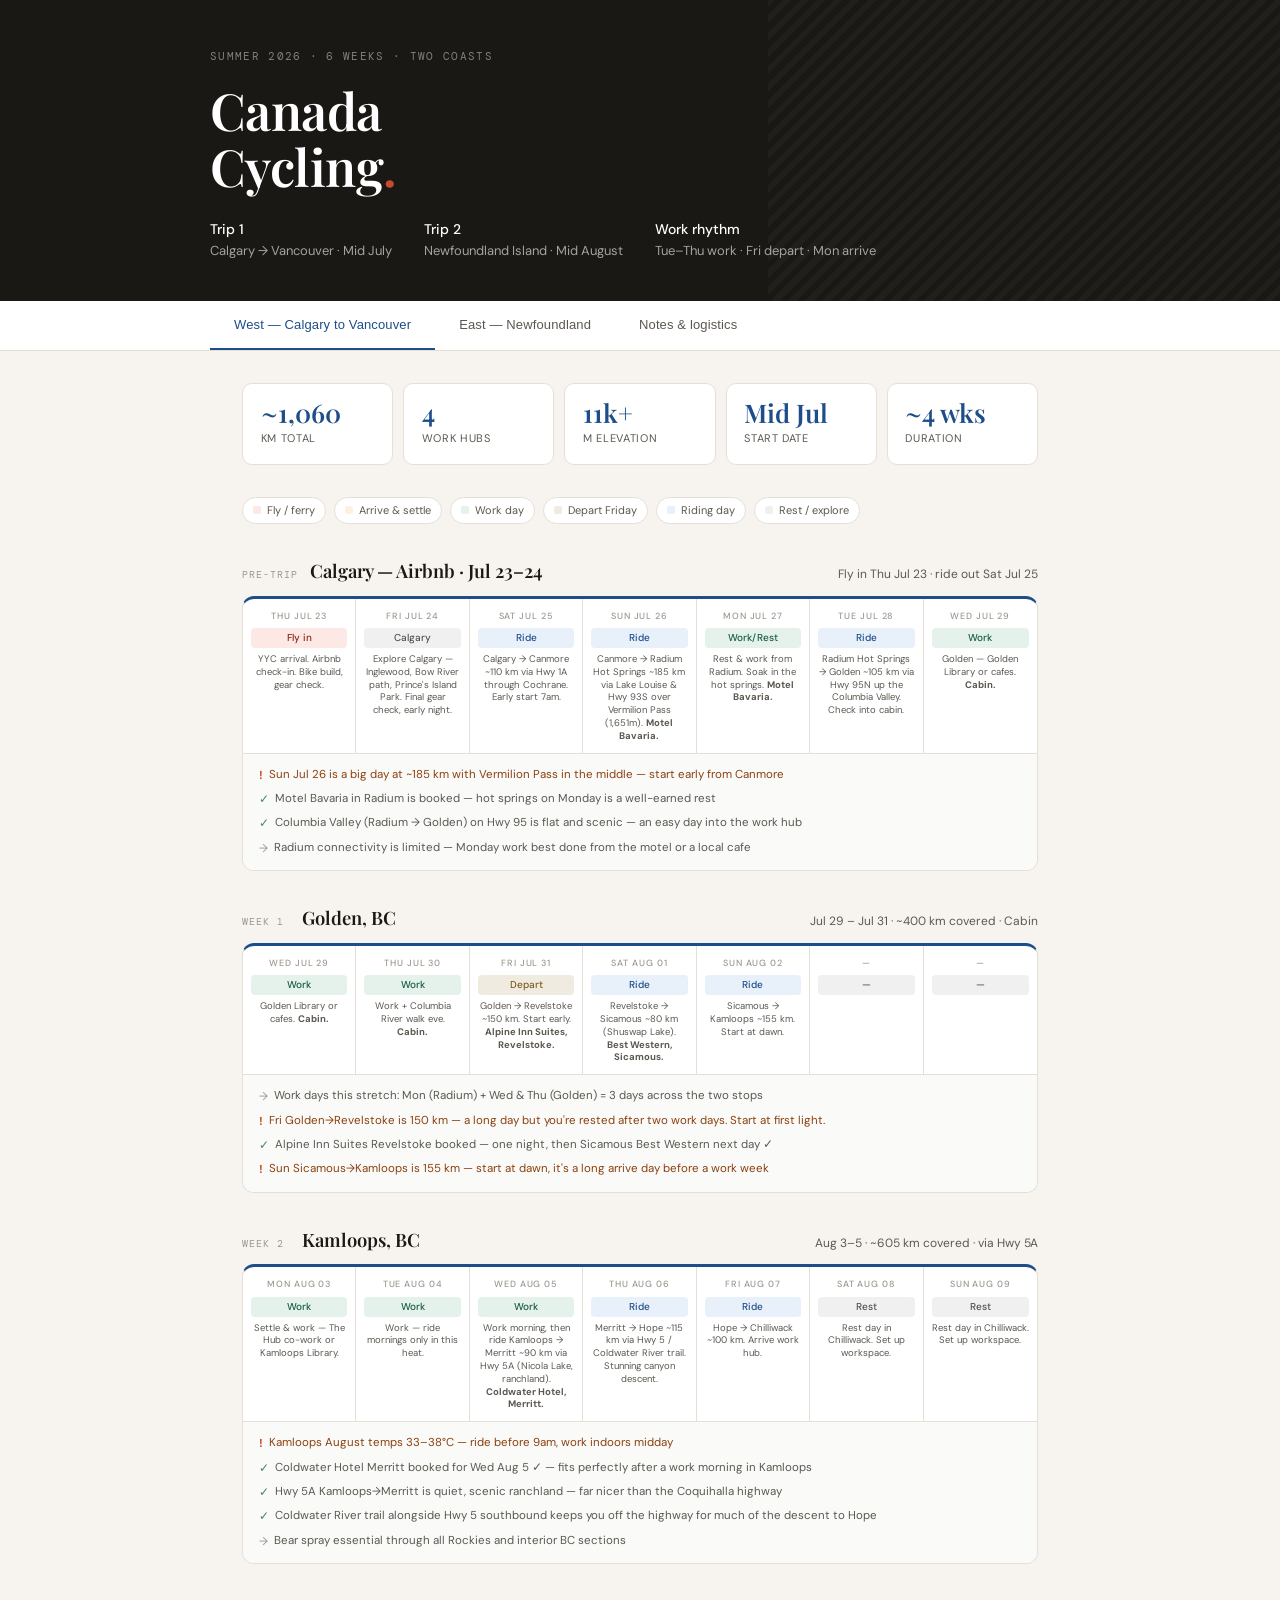
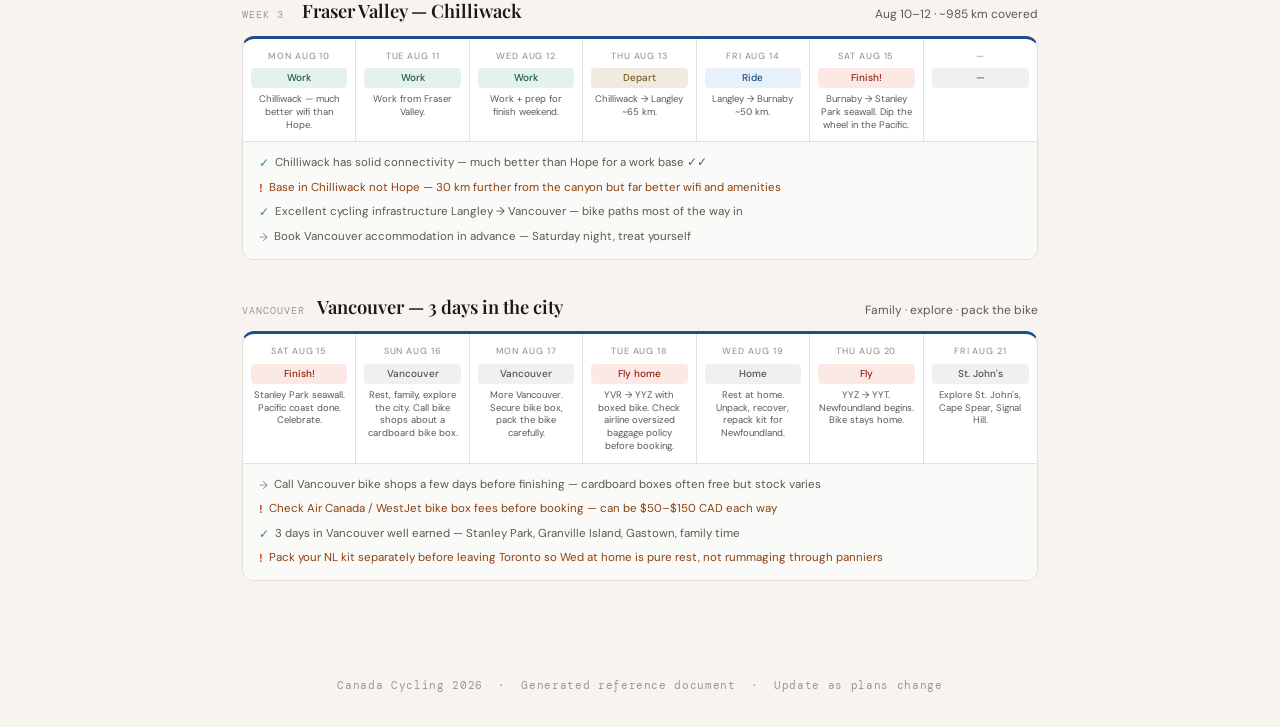
<file: old-canada-cycling-2026.html>
<!DOCTYPE html>
<html lang="en">
<head>
<meta charset="UTF-8">
<meta name="viewport" content="width=device-width, initial-scale=1.0">
<title>Canada Cycling — Summer 2026</title>
<link rel="preconnect" href="https://fonts.googleapis.com">
<link href="https://fonts.googleapis.com/css2?family=Playfair+Display:wght@400;600&family=DM+Sans:wght@300;400;500&family=DM+Mono:wght@400&display=swap" rel="stylesheet">
<style>
:root {
  --bg: #f7f4ef;
  --card: #ffffff;
  --ink: #1a1814;
  --ink2: #5c5850;
  --ink3: #9c9890;
  --rule: #e4e0d8;
  --west: #1d4e89;
  --west-l: #e8f0f9;
  --west-m: #4a7fb5;
  --east: #1a5c42;
  --east-l: #e4f2eb;
  --east-m: #3a8c62;
  --ride: #e8f0f9;
  --ride-t: #1d4e89;
  --work: #e4f2eb;
  --work-t: #1a5c42;
  --depart: #f0ebe0;
  --depart-t: #7a5c20;
  --arrive: #fdf0e0;
  --arrive-t: #9a5010;
  --rest: #f0f0f0;
  --rest-t: #505050;
  --accent: #c84b2f;
}
*, *::before, *::after { box-sizing: border-box; margin: 0; padding: 0; }

body {
  font-family: 'DM Sans', sans-serif;
  background: var(--bg);
  color: var(--ink);
  min-height: 100vh;
  font-size: 15px;
  line-height: 1.6;
}

header {
  background: var(--ink);
  color: #fff;
  padding: 3rem 2rem 2.5rem;
  position: relative;
  overflow: hidden;
}
header::before {
  content: '';
  position: absolute;
  top: 0; right: 0; bottom: 0;
  width: 40%;
  background: repeating-linear-gradient(
    -45deg,
    transparent,
    transparent 6px,
    rgba(255,255,255,0.03) 6px,
    rgba(255,255,255,0.03) 12px
  );
}
.header-inner { max-width: 860px; margin: 0 auto; position: relative; }
.header-eyebrow {
  font-family: 'DM Mono', monospace;
  font-size: 11px;
  letter-spacing: .12em;
  text-transform: uppercase;
  color: rgba(255,255,255,.45);
  margin-bottom: 1rem;
}
header h1 {
  font-family: 'Playfair Display', serif;
  font-size: clamp(2rem, 5vw, 3.2rem);
  font-weight: 600;
  line-height: 1.1;
  margin-bottom: 1rem;
  letter-spacing: -.01em;
}
header h1 span { color: var(--accent); }
.header-meta {
  display: flex;
  gap: 2rem;
  flex-wrap: wrap;
  margin-top: 1.5rem;
}
.meta-item { font-size: 13px; color: rgba(255,255,255,.6); }
.meta-item strong { color: #fff; font-weight: 500; display: block; font-size: 14px; }

nav {
  background: var(--card);
  border-bottom: 1px solid var(--rule);
  position: sticky;
  top: 0;
  z-index: 100;
}
.nav-inner {
  max-width: 860px;
  margin: 0 auto;
  display: flex;
  gap: 0;
}
.nav-tab {
  padding: 1rem 1.5rem;
  font-size: 13px;
  font-weight: 500;
  color: var(--ink2);
  cursor: pointer;
  border: none;
  background: none;
  border-bottom: 2.5px solid transparent;
  transition: color .2s, border-color .2s;
  letter-spacing: .01em;
}
.nav-tab:hover { color: var(--ink); }
.nav-tab.active-west { color: var(--west); border-bottom-color: var(--west); }
.nav-tab.active-east { color: var(--east); border-bottom-color: var(--east); }

main { max-width: 860px; margin: 0 auto; padding: 2rem; }

.panel { display: none; }
.panel.active { display: block; }

.trip-summary {
  display: grid;
  grid-template-columns: repeat(auto-fit, minmax(130px, 1fr));
  gap: 10px;
  margin-bottom: 2rem;
}
.stat-card {
  background: var(--card);
  border: 1px solid var(--rule);
  border-radius: 10px;
  padding: 1rem 1.1rem;
}
.stat-val {
  font-family: 'Playfair Display', serif;
  font-size: 1.6rem;
  font-weight: 600;
  line-height: 1;
  margin-bottom: 4px;
}
.stat-lbl { font-size: 11px; color: var(--ink2); text-transform: uppercase; letter-spacing: .06em; }
.west-val { color: var(--west); }
.east-val { color: var(--east); }

.legend {
  display: flex;
  flex-wrap: wrap;
  gap: 8px;
  margin-bottom: 2rem;
}
.leg-pill {
  display: flex;
  align-items: center;
  gap: 6px;
  font-size: 11px;
  color: var(--ink2);
  background: var(--card);
  border: 1px solid var(--rule);
  border-radius: 20px;
  padding: 4px 10px;
}
.leg-dot { width: 8px; height: 8px; border-radius: 2px; }

.week-block { margin-bottom: 2rem; }
.week-header {
  display: flex;
  align-items: baseline;
  gap: 12px;
  margin-bottom: 10px;
}
.week-num {
  font-family: 'DM Mono', monospace;
  font-size: 10px;
  letter-spacing: .1em;
  text-transform: uppercase;
  color: var(--ink3);
  min-width: 48px;
}
.week-title {
  font-family: 'Playfair Display', serif;
  font-size: 1.15rem;
  font-weight: 600;
  color: var(--ink);
}
.week-sub { font-size: 12px; color: var(--ink2); margin-left: auto; text-align: right; }

.week-card {
  background: var(--card);
  border: 1px solid var(--rule);
  border-radius: 12px;
  overflow: hidden;
}
.west .week-card { border-top: 3px solid var(--west); }
.east .week-card { border-top: 3px solid var(--east); }

.days-grid {
  display: grid;
  grid-template-columns: repeat(7, 1fr);
  border-bottom: 1px solid var(--rule);
}
.day-col {
  padding: 10px 8px;
  border-right: 1px solid var(--rule);
  text-align: center;
}
.day-col:last-child { border-right: none; }
.day-name {
  font-size: 9px;
  font-weight: 500;
  text-transform: uppercase;
  letter-spacing: .1em;
  color: var(--ink3);
  margin-bottom: 5px;
}
.day-pill {
  font-size: 10px;
  font-weight: 500;
  padding: 4px 4px;
  border-radius: 4px;
  margin-bottom: 5px;
  line-height: 1.2;
}
.day-note { font-size: 9.5px; color: var(--ink2); line-height: 1.35; }

.d-fly    { background: #fce8e4; color: #8b2510; }
.d-ride   { background: var(--ride); color: var(--ride-t); }
.d-work   { background: var(--work); color: var(--work-t); }
.d-depart { background: var(--depart); color: var(--depart-t); }
.d-arrive { background: var(--arrive); color: var(--arrive-t); }
.d-rest   { background: var(--rest); color: var(--rest-t); }
.d-finish { background: #fce8e4; color: #8b2510; }
.d-celebrate { background: #f5f0ff; color: #4a2d8c; }

.week-info {
  padding: 12px 16px;
  background: #fafaf8;
  display: flex;
  flex-direction: column;
  gap: 5px;
}
.info-row {
  font-size: 11.5px;
  color: var(--ink2);
  display: flex;
  align-items: flex-start;
  gap: 6px;
}
.info-row::before { content: '→'; color: var(--ink3); flex-shrink: 0; margin-top: 1px; }
.info-row.warn { color: #8b4010; }
.info-row.warn::before { content: '!'; font-weight: 700; color: var(--accent); }
.info-row.good::before { content: '✓'; color: var(--east-m); }

.divider {
  border: none;
  border-top: 1px solid var(--rule);
  margin: 2.5rem 0;
}

.notes-section { margin-top: 2rem; }
.notes-title {
  font-family: 'Playfair Display', serif;
  font-size: 1.1rem;
  margin-bottom: 1rem;
  color: var(--ink);
}
.notes-grid { display: grid; grid-template-columns: 1fr 1fr; gap: 12px; }
.note-card {
  background: var(--card);
  border: 1px solid var(--rule);
  border-radius: 10px;
  padding: 1rem 1.1rem;
}
.note-card h4 {
  font-size: 11px;
  font-weight: 500;
  text-transform: uppercase;
  letter-spacing: .08em;
  color: var(--ink3);
  margin-bottom: 8px;
}
.note-card ul { padding-left: 1rem; }
.note-card li { font-size: 12.5px; color: var(--ink2); margin-bottom: 4px; line-height: 1.4; }

footer {
  text-align: center;
  padding: 2rem;
  font-size: 11px;
  color: var(--ink3);
  font-family: 'DM Mono', monospace;
  letter-spacing: .06em;
}

@media (max-width: 600px) {
  main { padding: 1rem; }
  header { padding: 2rem 1rem 1.5rem; }
  .notes-grid { grid-template-columns: 1fr; }
  .week-sub { display: none; }
  .day-note { display: none; }
  .nav-tab { padding: .75rem .9rem; font-size: 12px; }
}
</style>
</head>
<body>

<header>
  <div class="header-inner">
    <div class="header-eyebrow">Summer 2026 · 6 weeks · Two coasts</div>
    <h1>Canada<br>Cycling<span>.</span></h1>
    <div class="header-meta">
      <div class="meta-item"><strong>Trip 1</strong>Calgary → Vancouver · Mid July</div>
      <div class="meta-item"><strong>Trip 2</strong>Newfoundland Island · Mid August</div>
      <div class="meta-item"><strong>Work rhythm</strong>Tue–Thu work · Fri depart · Mon arrive</div>
    </div>
  </div>
</header>

<nav>
  <div class="nav-inner">
    <button class="nav-tab active-west" onclick="showPanel('west',this,'active-west')">West — Calgary to Vancouver</button>
    <button class="nav-tab" onclick="showPanel('east',this,'active-east')">East — Newfoundland</button>
    <button class="nav-tab" onclick="showPanel('notes',this,'active-east')">Notes &amp; logistics</button>
  </div>
</nav>

<main>

<!-- ═══════════════════════════════ WEST ═══════════════════════════════ -->
<div id="west" class="panel west active">

  <div class="trip-summary">
    <div class="stat-card"><div class="stat-val west-val">~1,060</div><div class="stat-lbl">km total</div></div>
    <div class="stat-card"><div class="stat-val west-val">4</div><div class="stat-lbl">work hubs</div></div>
    <div class="stat-card"><div class="stat-val west-val">11k+</div><div class="stat-lbl">m elevation</div></div>
    <div class="stat-card"><div class="stat-val west-val">Mid Jul</div><div class="stat-lbl">start date</div></div>
    <div class="stat-card"><div class="stat-val west-val">~4 wks</div><div class="stat-lbl">duration</div></div>
  </div>

  <div class="legend">
    <div class="leg-pill"><div class="leg-dot" style="background:#fce8e4"></div>Fly / ferry</div>
    <div class="leg-pill"><div class="leg-dot" style="background:var(--arrive)"></div>Arrive &amp; settle</div>
    <div class="leg-pill"><div class="leg-dot" style="background:var(--work)"></div>Work day</div>
    <div class="leg-pill"><div class="leg-dot" style="background:var(--depart)"></div>Depart Friday</div>
    <div class="leg-pill"><div class="leg-dot" style="background:var(--ride)"></div>Riding day</div>
    <div class="leg-pill"><div class="leg-dot" style="background:var(--rest)"></div>Rest / explore</div>
  </div>

  <!-- PRE-TRIP: CALGARY -->
  <div class="week-block">
    <div class="week-header">
      <div class="week-num">Pre-trip</div>
      <div class="week-title">Calgary &mdash; Airbnb &middot; Jul 23&ndash;24</div>
      <div class="week-sub">Fly in Thu Jul 23 &middot; ride out Sat Jul 25</div>
    </div>
    <div class="week-card">
      <div class="days-grid">
        <div class="day-col"><div class="day-name">Thu Jul 23</div><div class="day-pill d-fly">Fly in</div><div class="day-note">YYC arrival. Airbnb check-in. Bike build, gear check.</div></div>
        <div class="day-col"><div class="day-name">Fri Jul 24</div><div class="day-pill d-rest">Calgary</div><div class="day-note">Explore Calgary &mdash; Inglewood, Bow River path, Prince&apos;s Island Park. Final gear check, early night.</div></div>
        <div class="day-col"><div class="day-name">Sat Jul 25</div><div class="day-pill d-ride">Ride</div><div class="day-note">Calgary &rarr; Canmore ~110 km via Hwy 1A through Cochrane. Early start 7am.</div></div>
        <div class="day-col"><div class="day-name">Sun Jul 26</div><div class="day-pill d-ride">Ride</div><div class="day-note">Canmore &rarr; Radium Hot Springs ~185 km via Lake Louise &amp; Hwy 93S over Vermilion Pass (1,651m). <strong>Motel Bavaria.</strong></div></div>
        <div class="day-col"><div class="day-name">Mon Jul 27</div><div class="day-pill d-work">Work/Rest</div><div class="day-note">Rest &amp; work from Radium. Soak in the hot springs. <strong>Motel Bavaria.</strong></div></div>
        <div class="day-col"><div class="day-name">Tue Jul 28</div><div class="day-pill d-ride">Ride</div><div class="day-note">Radium Hot Springs &rarr; Golden ~105 km via Hwy 95N up the Columbia Valley. Check into cabin.</div></div>
        <div class="day-col"><div class="day-name">Wed Jul 29</div><div class="day-pill d-work">Work</div><div class="day-note">Golden &mdash; Golden Library or cafes. <strong>Cabin.</strong></div></div>
      </div>
      <div class="week-info">
        <div class="info-row warn">Sun Jul 26 is a big day at ~185 km with Vermilion Pass in the middle &mdash; start early from Canmore</div>
        <div class="info-row good">Motel Bavaria in Radium is booked &mdash; hot springs on Monday is a well-earned rest</div>
        <div class="info-row good">Columbia Valley (Radium &rarr; Golden) on Hwy 95 is flat and scenic &mdash; an easy day into the work hub</div>
        <div class="info-row">Radium connectivity is limited &mdash; Monday work best done from the motel or a local cafe</div>
      </div>
    </div>
  </div>

  <!-- WEEK 1: GOLDEN -->
  <div class="week-block">
    <div class="week-header">
      <div class="week-num">Week 1</div>
      <div class="week-title">Golden, BC</div>
      <div class="week-sub">Jul 29 &ndash; Jul 31 &middot; ~400 km covered &middot; Cabin</div>
    </div>
    <div class="week-card">
      <div class="days-grid">
        <div class="day-col"><div class="day-name">Wed Jul 29</div><div class="day-pill d-work">Work</div><div class="day-note">Golden Library or cafes. <strong>Cabin.</strong></div></div>
        <div class="day-col"><div class="day-name">Thu Jul 30</div><div class="day-pill d-work">Work</div><div class="day-note">Work + Columbia River walk eve. <strong>Cabin.</strong></div></div>
        <div class="day-col"><div class="day-name">Fri Jul 31</div><div class="day-pill d-depart">Depart</div><div class="day-note">Golden &rarr; Revelstoke ~150 km. Start early. <strong>Alpine Inn Suites, Revelstoke.</strong></div></div>
        <div class="day-col"><div class="day-name">Sat Aug 01</div><div class="day-pill d-ride">Ride</div><div class="day-note">Revelstoke &rarr; Sicamous ~80 km (Shuswap Lake). <strong>Best Western, Sicamous.</strong></div></div>
        <div class="day-col"><div class="day-name">Sun Aug 02</div><div class="day-pill d-ride">Ride</div><div class="day-note">Sicamous &rarr; Kamloops ~155 km. Start at dawn.</div></div>
        <div class="day-col"><div class="day-name">&mdash;</div><div class="day-pill d-rest">&mdash;</div><div class="day-note"></div></div>
        <div class="day-col"><div class="day-name">&mdash;</div><div class="day-pill d-rest">&mdash;</div><div class="day-note"></div></div>
      </div>
      <div class="week-info">
        <div class="info-row">Work days this stretch: Mon (Radium) + Wed &amp; Thu (Golden) = 3 days across the two stops</div>
        <div class="info-row warn">Fri Golden&rarr;Revelstoke is 150 km &mdash; a long day but you&apos;re rested after two work days. Start at first light.</div>
        <div class="info-row good">Alpine Inn Suites Revelstoke booked &mdash; one night, then Sicamous Best Western next day &#10003;</div>
        <div class="info-row warn">Sun Sicamous&rarr;Kamloops is 155 km &mdash; start at dawn, it&apos;s a long arrive day before a work week</div>
      </div>
    </div>
  </div>

  <!-- WEEK 2: KAMLOOPS -->
  <div class="week-block">
    <div class="week-header">
      <div class="week-num">Week 2</div>
      <div class="week-title">Kamloops, BC</div>
      <div class="week-sub">Aug 3&ndash;5 &middot; ~605 km covered &middot; via Hwy 5A</div>
    </div>
    <div class="week-card">
      <div class="days-grid">
        <div class="day-col"><div class="day-name">Mon Aug 03</div><div class="day-pill d-work">Work</div><div class="day-note">Settle &amp; work &mdash; The Hub co-work or Kamloops Library.</div></div>
        <div class="day-col"><div class="day-name">Tue Aug 04</div><div class="day-pill d-work">Work</div><div class="day-note">Work &mdash; ride mornings only in this heat.</div></div>
        <div class="day-col"><div class="day-name">Wed Aug 05</div><div class="day-pill d-work">Work</div><div class="day-note">Work morning, then ride Kamloops &rarr; Merritt ~90 km via Hwy 5A (Nicola Lake, ranchland). <strong>Coldwater Hotel, Merritt.</strong></div></div>
        <div class="day-col"><div class="day-name">Thu Aug 06</div><div class="day-pill d-ride">Ride</div><div class="day-note">Merritt &rarr; Hope ~115 km via Hwy 5 / Coldwater River trail. Stunning canyon descent.</div></div>
        <div class="day-col"><div class="day-name">Fri Aug 07</div><div class="day-pill d-ride">Ride</div><div class="day-note">Hope &rarr; Chilliwack ~100 km. Arrive work hub.</div></div>
        <div class="day-col"><div class="day-name">Sat Aug 08</div><div class="day-pill d-rest">Rest</div><div class="day-note">Rest day in Chilliwack. Set up workspace.</div></div>
        <div class="day-col"><div class="day-name">Sun Aug 09</div><div class="day-pill d-rest">Rest</div><div class="day-note">Rest day in Chilliwack. Set up workspace.</div></div>
      </div>
      <div class="week-info">
        <div class="info-row warn">Kamloops August temps 33&ndash;38&deg;C &mdash; ride before 9am, work indoors midday</div>
        <div class="info-row good">Coldwater Hotel Merritt booked for Wed Aug 5 &#10003; &mdash; fits perfectly after a work morning in Kamloops</div>
        <div class="info-row good">Hwy 5A Kamloops&rarr;Merritt is quiet, scenic ranchland &mdash; far nicer than the Coquihalla highway</div>
        <div class="info-row good">Coldwater River trail alongside Hwy 5 southbound keeps you off the highway for much of the descent to Hope</div>
        <div class="info-row">Bear spray essential through all Rockies and interior BC sections</div>
      </div>
    </div>
  </div>

  <!-- WEEK 3: FRASER VALLEY -->
  <div class="week-block">
    <div class="week-header">
      <div class="week-num">Week 3</div>
      <div class="week-title">Fraser Valley &mdash; Chilliwack</div>
      <div class="week-sub">Aug 10&ndash;12 &middot; ~985 km covered</div>
    </div>
    <div class="week-card">
      <div class="days-grid">
        <div class="day-col"><div class="day-name">Mon Aug 10</div><div class="day-pill d-work">Work</div><div class="day-note">Chilliwack &mdash; much better wifi than Hope.</div></div>
        <div class="day-col"><div class="day-name">Tue Aug 11</div><div class="day-pill d-work">Work</div><div class="day-note">Work from Fraser Valley.</div></div>
        <div class="day-col"><div class="day-name">Wed Aug 12</div><div class="day-pill d-work">Work</div><div class="day-note">Work + prep for finish weekend.</div></div>
        <div class="day-col"><div class="day-name">Thu Aug 13</div><div class="day-pill d-depart">Depart</div><div class="day-note">Chilliwack &rarr; Langley ~65 km.</div></div>
        <div class="day-col"><div class="day-name">Fri Aug 14</div><div class="day-pill d-ride">Ride</div><div class="day-note">Langley &rarr; Burnaby ~50 km.</div></div>
        <div class="day-col"><div class="day-name">Sat Aug 15</div><div class="day-pill d-finish">Finish!</div><div class="day-note">Burnaby &rarr; Stanley Park seawall. Dip the wheel in the Pacific.</div></div>
        <div class="day-col"><div class="day-name">&mdash;</div><div class="day-pill d-rest">&mdash;</div><div class="day-note"></div></div>
      </div>
      <div class="week-info">
        <div class="info-row good">Chilliwack has solid connectivity &mdash; much better than Hope for a work base &#10003;&#10003;</div>
        <div class="info-row warn">Base in Chilliwack not Hope &mdash; 30 km further from the canyon but far better wifi and amenities</div>
        <div class="info-row good">Excellent cycling infrastructure Langley &rarr; Vancouver &mdash; bike paths most of the way in</div>
        <div class="info-row">Book Vancouver accommodation in advance &mdash; Saturday night, treat yourself</div>
      </div>
    </div>
  </div>

  <!-- VANCOUVER + BUFFER -->
  <div class="week-block">
    <div class="week-header">
      <div class="week-num">Vancouver</div>
      <div class="week-title">Vancouver &mdash; 3 days in the city</div>
      <div class="week-sub">Family &middot; explore &middot; pack the bike</div>
    </div>
    <div class="week-card">
      <div class="days-grid">
        <div class="day-col"><div class="day-name">Sat Aug 15</div><div class="day-pill d-finish">Finish!</div><div class="day-note">Stanley Park seawall. Pacific coast done. Celebrate.</div></div>
        <div class="day-col"><div class="day-name">Sun Aug 16</div><div class="day-pill d-rest">Vancouver</div><div class="day-note">Rest, family, explore the city. Call bike shops about a cardboard bike box.</div></div>
        <div class="day-col"><div class="day-name">Mon Aug 17</div><div class="day-pill d-rest">Vancouver</div><div class="day-note">More Vancouver. Secure bike box, pack the bike carefully.</div></div>
        <div class="day-col"><div class="day-name">Tue Aug 18</div><div class="day-pill d-fly">Fly home</div><div class="day-note">YVR &rarr; YYZ with boxed bike. Check airline oversized baggage policy before booking.</div></div>
        <div class="day-col"><div class="day-name">Wed Aug 19</div><div class="day-pill d-rest">Home</div><div class="day-note">Rest at home. Unpack, recover, repack kit for Newfoundland.</div></div>
        <div class="day-col"><div class="day-name">Thu Aug 20</div><div class="day-pill d-fly">Fly</div><div class="day-note">YYZ &rarr; YYT. Newfoundland begins. Bike stays home.</div></div>
        <div class="day-col"><div class="day-name">Fri Aug 21</div><div class="day-pill d-rest">St. John&apos;s</div><div class="day-note">Explore St. John&apos;s, Cape Spear, Signal Hill.</div></div>
      </div>
      <div class="week-info">
        <div class="info-row">Call Vancouver bike shops a few days before finishing &mdash; cardboard boxes often free but stock varies</div>
        <div class="info-row warn">Check Air Canada / WestJet bike box fees before booking &mdash; can be $50&ndash;$150 CAD each way</div>
        <div class="info-row good">3 days in Vancouver well earned &mdash; Stanley Park, Granville Island, Gastown, family time</div>
        <div class="info-row warn">Pack your NL kit separately before leaving Toronto so Wed at home is pure rest, not rummaging through panniers</div>
      </div>
    </div>
  </div>
</div>


<!-- ═══════════════════════════════ EAST ═══════════════════════════════ -->
<div id="east" class="panel east">

  <div class="trip-summary">
    <div class="stat-card"><div class="stat-val east-val">~1,095</div><div class="stat-lbl">km total</div></div>
    <div class="stat-card"><div class="stat-val east-val">3</div><div class="stat-lbl">work hubs</div></div>
    <div class="stat-card"><div class="stat-val east-val">East → West</div><div class="stat-lbl">direction</div></div>
    <div class="stat-card"><div class="stat-val east-val">Mid Aug</div><div class="stat-lbl">start date</div></div>
    <div class="stat-card"><div class="stat-val east-val">~3 wks</div><div class="stat-lbl">duration</div></div>
  </div>

  <div class="legend">
    <div class="leg-pill"><div class="leg-dot" style="background:#fce8e4"></div>Fly / ferry</div>
    <div class="leg-pill"><div class="leg-dot" style="background:var(--arrive)"></div>Arrive &amp; settle</div>
    <div class="leg-pill"><div class="leg-dot" style="background:var(--work)"></div>Work day</div>
    <div class="leg-pill"><div class="leg-dot" style="background:var(--depart)"></div>Depart Friday</div>
    <div class="leg-pill"><div class="leg-dot" style="background:var(--ride)"></div>Riding day</div>
    <div class="leg-pill"><div class="leg-dot" style="background:var(--rest)"></div>Rest / explore</div>
  </div>

  <!-- ARRIVAL -->
  <div class="week-block">
    <div class="week-header">
      <div class="week-num">Arrive</div>
      <div class="week-title">St. John's, NL — fly in</div>
      <div class="week-sub">YYZ → YYT direct · no ferry needed</div>
    </div>
    <div class="week-card">
      <div class="days-grid">
        <div class="day-col"><div class="day-name">Sat</div><div class="day-pill d-fly">Fly in</div><div class="day-note">YYZ → YYT direct. Air Canada or WestJet. ~3.5 hrs.</div></div>
        <div class="day-col"><div class="day-name">Sun</div><div class="day-pill d-rest">Explore</div><div class="day-note">Cape Spear — easternmost point of North America. Signal Hill. Screech-In.</div></div>
        <div class="day-col"><div class="day-name">Mon</div><div class="day-pill d-arrive">Settle</div><div class="day-note">Set up workspace. St. John's is your first work hub.</div></div>
        <div class="day-col"><div class="day-name">Tue</div><div class="day-pill d-work">Work</div><div class="day-note">George Street cafes or co-work — excellent connectivity</div></div>
        <div class="day-col"><div class="day-name">Wed</div><div class="day-pill d-work">Work</div><div class="day-note">Work + explore The Rooms, Jellybean Row</div></div>
        <div class="day-col"><div class="day-name">Thu</div><div class="day-pill d-work">Work</div><div class="day-note">Work + pack, plan first riding days</div></div>
        <div class="day-col"><div class="day-name">Fri</div><div class="day-pill d-depart">Depart</div><div class="day-note">St. John's → Whitbourne ~80 km (easy first afternoon)</div></div>
      </div>
      <div class="week-info">
        <div class="info-row good">St. John's has the best connectivity of the whole NL leg — settle in properly before heading west</div>
        <div class="info-row good">Cape Spear on Sunday sets the scene perfectly — you start at the most easterly point, ride to the most westerly ferry</div>
        <div class="info-row">George Street area has good cafes; St. John's Public Library is a reliable work fallback</div>
        <div class="info-row warn">Moose hazard begins immediately outside the city — ride alert, use lights at dawn/dusk</div>
      </div>
    </div>
  </div>

  <!-- WEEK 1: GANDER -->
  <div class="week-block">
    <div class="week-header">
      <div class="week-num">Week 1</div>
      <div class="week-title">Grand Falls-Windsor, NL</div>
      <div class="week-sub">~345 km covered · Central Newfoundland</div>
    </div>
    <div class="week-card">
      <div class="days-grid">
        <div class="day-col"><div class="day-name">Sat</div><div class="day-pill d-ride">Ride</div><div class="day-note">Whitbourne → Clarenville ~110 km (Terra Nova approach)</div></div>
        <div class="day-col"><div class="day-name">Sun</div><div class="day-pill d-ride">Ride</div><div class="day-note">Clarenville → Gander ~155 km (long but flat TCH)</div></div>
        <div class="day-col"><div class="day-name">Mon</div><div class="day-pill d-arrive">Arrive</div><div class="day-note">Gander → Grand Falls-Windsor ~100 km. Arrive, set up.</div></div>
        <div class="day-col"><div class="day-name">Tue</div><div class="day-pill d-work">Work</div><div class="day-note">Grand Falls Library — solid connectivity</div></div>
        <div class="day-col"><div class="day-name">Wed</div><div class="day-pill d-work">Work</div><div class="day-note">Work + Exploits River walk</div></div>
        <div class="day-col"><div class="day-name">Thu</div><div class="day-pill d-work">Work</div><div class="day-note">Work + pack for western push</div></div>
        <div class="day-col"><div class="day-name">Fri</div><div class="day-pill d-depart">Depart</div><div class="day-note">Grand Falls → Badger ~80 km (short Friday, saving legs)</div></div>
      </div>
      <div class="week-info">
        <div class="info-row warn">Sunday Clarenville→Gander is 155 km — long after Saturday's 110 km. Start early, carry food.</div>
        <div class="info-row warn">Monday is another 100 km arrive-day ride — three big days in a row. Pace yourself Sat/Sun.</div>
        <div class="info-row good">Grand Falls-Windsor Library has reliable internet — best central NL work spot</div>
        <div class="info-row">Gander is worth a stop — remarkable WWII aviation history, and the town that took in 9/11 diverted flights</div>
      </div>
    </div>
  </div>

  <!-- WEEK 2: CORNER BROOK / GROS MORNE -->
  <div class="week-block">
    <div class="week-header">
      <div class="week-num">Week 2</div>
      <div class="week-title">Corner Brook, NL</div>
      <div class="week-sub">~725 km covered · Gros Morne detour</div>
    </div>
    <div class="week-card">
      <div class="days-grid">
        <div class="day-col"><div class="day-name">Sat</div><div class="day-pill d-ride">Ride</div><div class="day-note">Badger → Deer Lake ~125 km (boreal interior)</div></div>
        <div class="day-col"><div class="day-name">Sun</div><div class="day-pill d-ride">Ride</div><div class="day-note">Deer Lake → Rocky Harbour (Gros Morne) ~75 km. Leave panniers at Deer Lake.</div></div>
        <div class="day-col"><div class="day-name">Mon</div><div class="day-pill d-arrive">Arrive</div><div class="day-note">Rocky Harbour → Corner Brook ~90 km. Best wifi in western NL.</div></div>
        <div class="day-col"><div class="day-name">Tue</div><div class="day-pill d-work">Work</div><div class="day-note">Corner Brook — Glynmill Inn area cafes</div></div>
        <div class="day-col"><div class="day-name">Wed</div><div class="day-pill d-work">Work</div><div class="day-note">Work + explore Corner Brook</div></div>
        <div class="day-col"><div class="day-name">Thu</div><div class="day-pill d-work">Work</div><div class="day-note">Work + gear check for final push</div></div>
        <div class="day-col"><div class="day-name">Fri</div><div class="day-pill d-depart">Depart</div><div class="day-note">Corner Brook → Stephenville ~100 km</div></div>
      </div>
      <div class="week-info">
        <div class="info-row good">Gros Morne Sunday — leave panniers in Deer Lake, ride light. The Tablelands are unmissable.</div>
        <div class="info-row good">Corner Brook is the best work hub in western NL — proper city infrastructure</div>
        <div class="info-row warn">Wreckhouse area ahead — notorious for extreme crosswinds. Check forecast before final push.</div>
        <div class="info-row">Interior NL services are sparse — always carry 2+ days of food between Grand Falls and Deer Lake</div>
      </div>
    </div>
  </div>

  <!-- WEEK 3: FERRY FINISH -->
  <div class="week-block">
    <div class="week-header">
      <div class="week-num">Finish</div>
      <div class="week-title">Port aux Basques → ferry home</div>
      <div class="week-sub">~1,095 km · Island crossed</div>
    </div>
    <div class="week-card">
      <div class="days-grid">
        <div class="day-col"><div class="day-name">Sat</div><div class="day-pill d-ride">Ride</div><div class="day-note">Stephenville → Port aux Basques ~180 km. The final push.</div></div>
        <div class="day-col"><div class="day-name">Sun</div><div class="day-pill d-fly">Ferry</div><div class="day-note">Board evening ferry Port aux Basques → North Sydney NS. Overnight crossing ~7 hrs.</div></div>
        <div class="day-col"><div class="day-name">Mon</div><div class="day-pill d-fly">Fly home</div><div class="day-note">Arrive North Sydney ~6am. Transfer to Sydney (YQY) ~25 km. Fly YQY → YYZ.</div></div>
        <div class="day-col"><div class="day-name">—</div><div class="day-pill d-rest">Done</div><div class="day-note">Home. You've crossed Newfoundland by bike.</div></div>
        <div class="day-col"><div class="day-name">—</div><div class="day-pill d-rest">—</div><div class="day-note"></div></div>
        <div class="day-col"><div class="day-name">—</div><div class="day-pill d-rest">—</div><div class="day-note"></div></div>
        <div class="day-col"><div class="day-name">—</div><div class="day-pill d-rest">—</div><div class="day-note"></div></div>
      </div>
      <div class="week-info">
        <div class="info-row warn">Sat is 180 km — your longest single day. Start at first light. This is the island's last throw at you.</div>
        <div class="info-row good">Overnight ferry means you sleep on the boat — book a cabin. Arrive rested, fly home Monday.</div>
        <div class="info-row good">Sydney YQY has direct flights to Toronto — check Air Canada. Halifax YHZ (3 hrs drive) has more options if needed.</div>
        <div class="info-row">Marine Atlantic westbound (Port aux Basques → NS) in late August is far easier to book than eastbound</div>
      </div>
    </div>
  </div>

</div>


<!-- ═══════════════════════════════ NOTES ═══════════════════════════════ -->
<div id="notes" class="panel">

  <div class="notes-title" style="font-family:'Playfair Display',serif;font-size:1.4rem;margin-bottom:1.5rem">Logistics &amp; notes</div>

  <div class="notes-grid">
    <div class="note-card">
      <h4>Book immediately</h4>
      <ul>
        <li>Marine Atlantic ferry (Port aux Basques → North Sydney) westbound — late Aug easier than eastbound but still book early. Book a cabin for the overnight crossing.</li>
        <li>Canmore accommodation (peak July season)</li>
        <li>Flights: YYC mid-July · YYT mid-August · YQY or YHZ → YYZ home Monday after ferry</li>
      </ul>
    </div>
    <div class="note-card">
      <h4>Gear essentials</h4>
      <ul>
        <li>Bear spray — checked luggage only when flying. Buy in Calgary.</li>
        <li>High-visibility vest — Trans-Canada truck traffic</li>
        <li>Rain gear always accessible — NL fog rolls in fast</li>
        <li>Lights front and rear — moose at dawn/dusk in NL</li>
      </ul>
    </div>
    <div class="note-card">
      <h4>West coast alerts</h4>
      <ul>
        <li>Rogers Pass tunnel: call ahead, cyclists require escort</li>
        <li>Kamloops heat: 35–40°C in July — ride before 9am</li>
        <li>Hope wifi is poor — base at Chilliwack instead (30 km further)</li>
        <li>Hwy 1A (vs Trans-Canada) for Calgary → Canmore — much nicer</li>
      </ul>
    </div>
    <div class="note-card">
      <h4>Newfoundland alerts</h4>
      <ul>
        <li>Moose are a genuine hazard everywhere outside St. John's — dawn and dusk especially</li>
        <li>Wreckhouse (near Port aux Basques on final day) — extreme crosswinds, check forecast before Sat ride</li>
        <li>Interior NL: services 80+ km apart — always carry extra food/water</li>
        <li>Deer Lake is a weekend stop only now — Corner Brook and Grand Falls are the work hubs</li>
      </ul>
    </div>
    <div class="note-card">
      <h4>Work hub quick ref</h4>
      <ul>
        <li>Canmore: Communitea Cafe, Public Library ✓✓</li>
        <li>Golden: Library (reliable fallback) ✓</li>
        <li>Kamloops: The Hub co-work, Library ✓✓</li>
        <li>Chilliwack: Good city connectivity ✓✓</li>
        <li>St. John's: George Street cafes, Public Library ✓✓</li>
        <li>Grand Falls-Windsor: Library ✓</li>
        <li>Corner Brook: Glynmill Inn area cafes ✓✓</li>
        <li>Grand Falls-Windsor: Library ✓</li>
        <li>St. John's: George Street cafes ✓✓</li>
      </ul>
    </div>
    <div class="note-card">
      <h4>Key distances</h4>
      <ul>
        <li>Calgary → Canmore: ~110 km (Hwy 1A)</li>
        <li>Canmore → Lake Louise: ~80 km</li>
        <li>Lake Louise → Golden: ~110 km</li>
        <li>Golden → Revelstoke: ~150 km</li>
        <li>Sicamous → Kamloops: ~155 km ⚠</li>
        <li>Clarenville → St. John's: ~190 km ⚠</li>
      </ul>
    </div>
  </div>

  <div style="margin-top:1.5rem;padding:1.2rem 1.4rem;background:var(--card);border:1px solid var(--rule);border-radius:12px;border-left:3px solid var(--accent)">
    <div style="font-size:11px;font-weight:500;text-transform:uppercase;letter-spacing:.08em;color:var(--ink3);margin-bottom:8px">Work rhythm reminder</div>
    <div style="font-size:13px;color:var(--ink2);line-height:1.7">
      <strong style="color:var(--ink)">Mon</strong> — arrive at hub, find accommodation, set up workspace, rest &nbsp;·&nbsp;
      <strong style="color:var(--ink)">Tue–Thu</strong> — full work days &nbsp;·&nbsp;
      <strong style="color:var(--ink)">Fri</strong> — depart after work, shorter ride day &nbsp;·&nbsp;
      <strong style="color:var(--ink)">Sat–Sun</strong> — full riding days, arrive next hub area
    </div>
  </div>
</div>

</main>

<footer>
  Canada Cycling 2026 &nbsp;·&nbsp; Generated reference document &nbsp;·&nbsp; Update as plans change
</footer>

<script>
function showPanel(id, btn, activeClass) {
  document.querySelectorAll('.panel').forEach(p => p.classList.remove('active'));
  document.querySelectorAll('.nav-tab').forEach(t => t.classList.remove('active-west','active-east'));
  document.getElementById(id).classList.add('active');
  btn.classList.add(activeClass);
}
</script>
</body>
</html>
</file>
